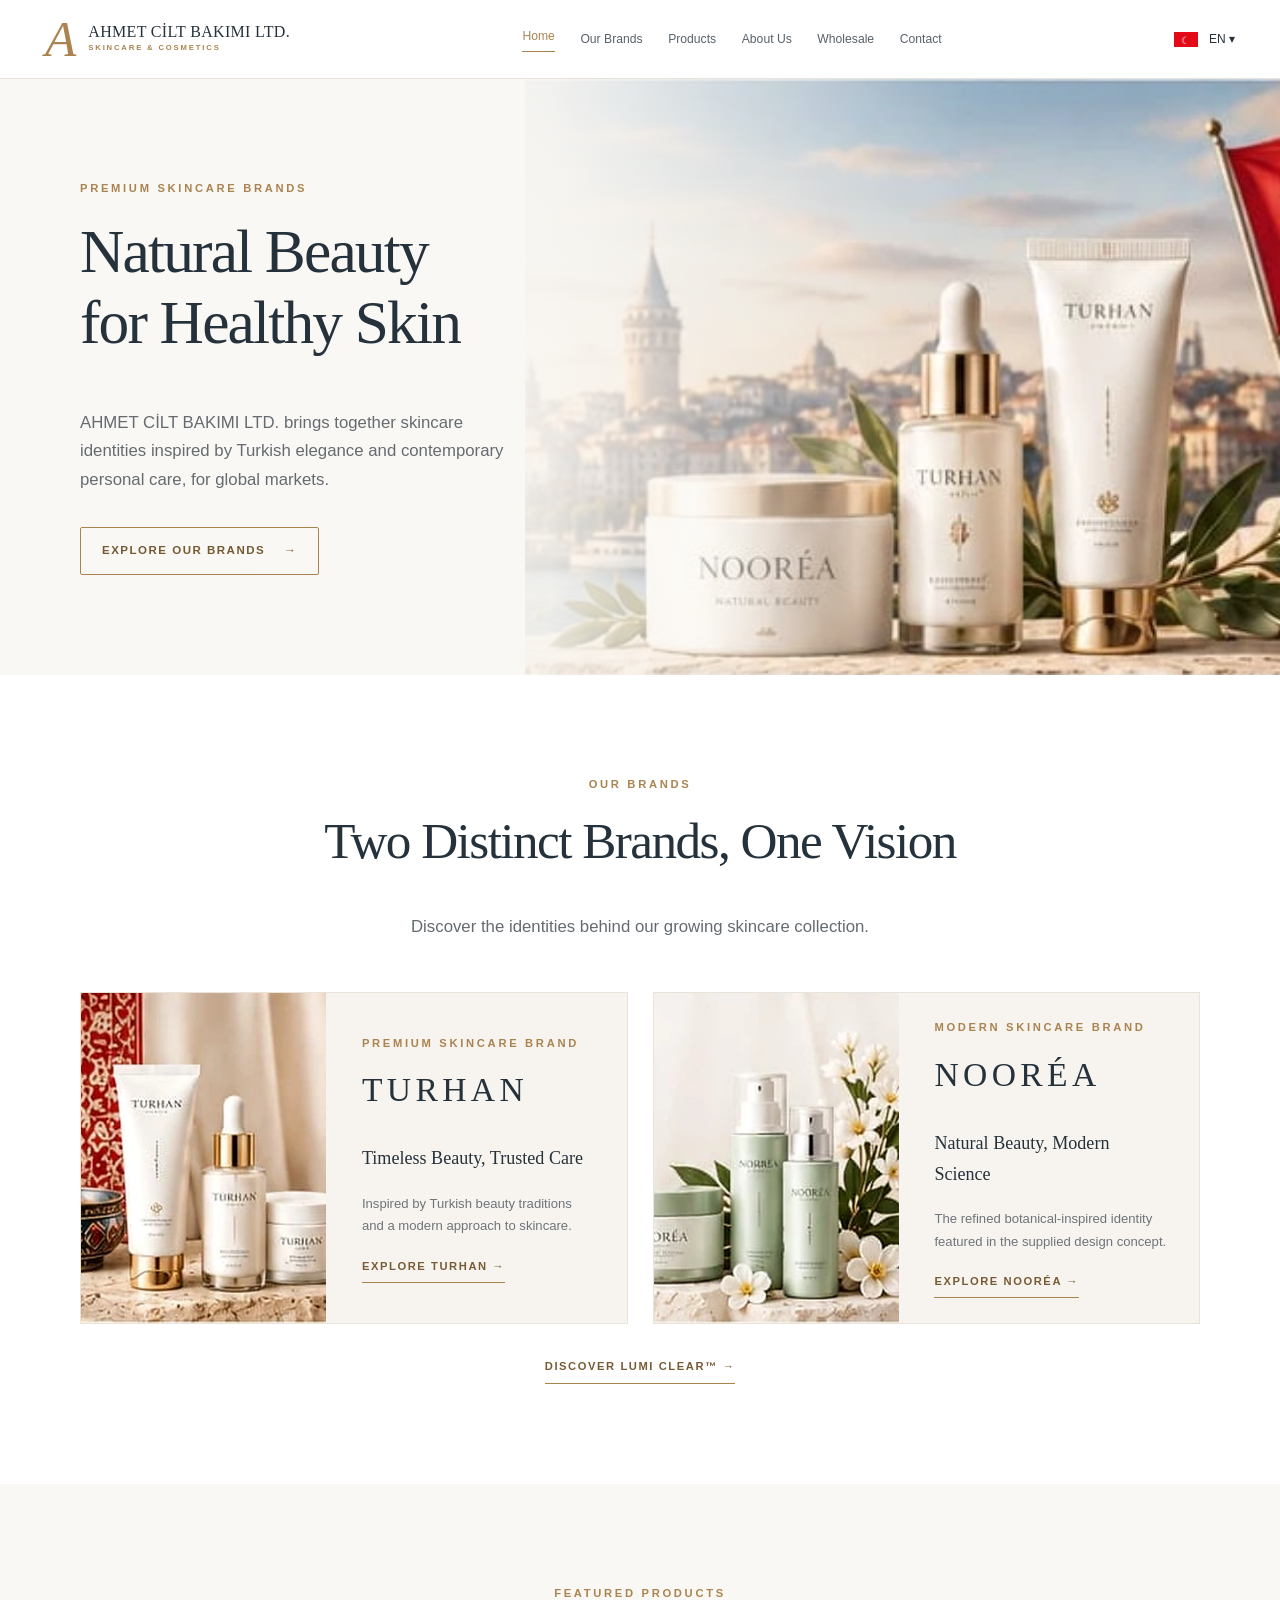
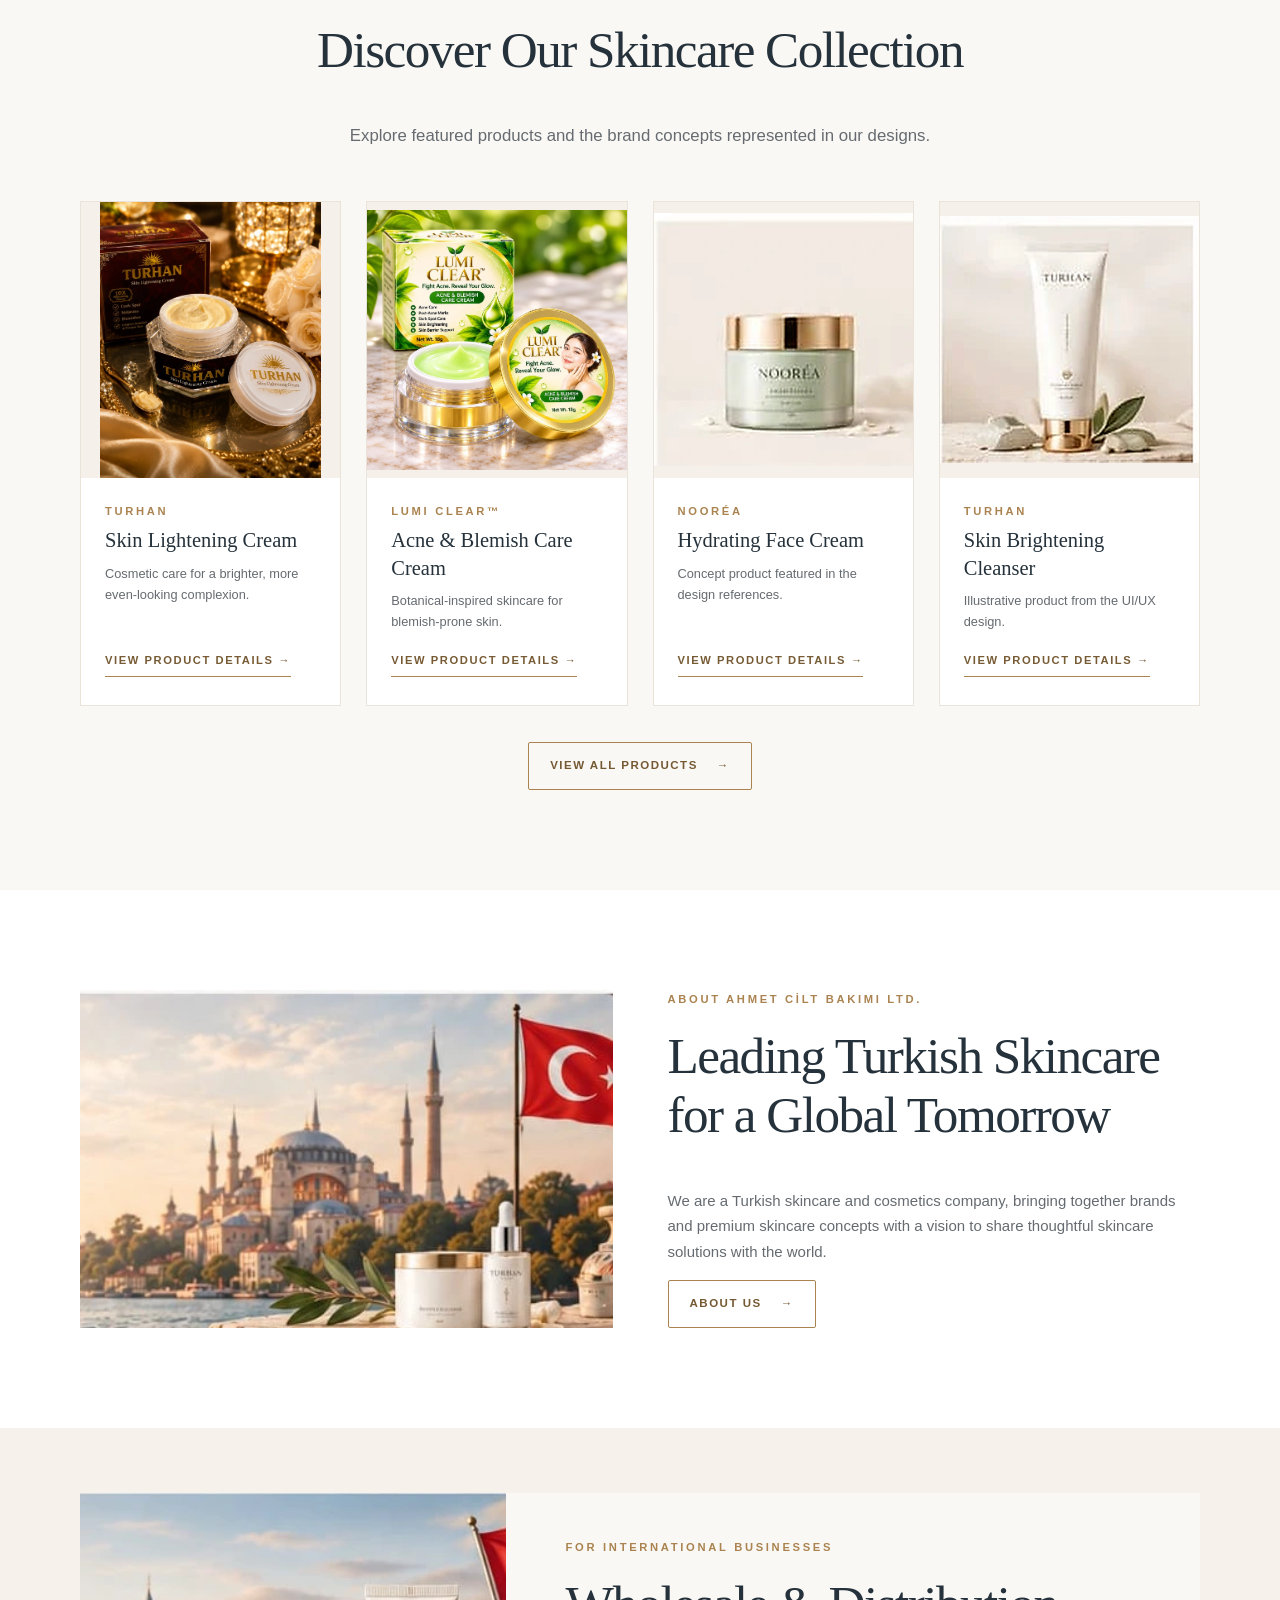
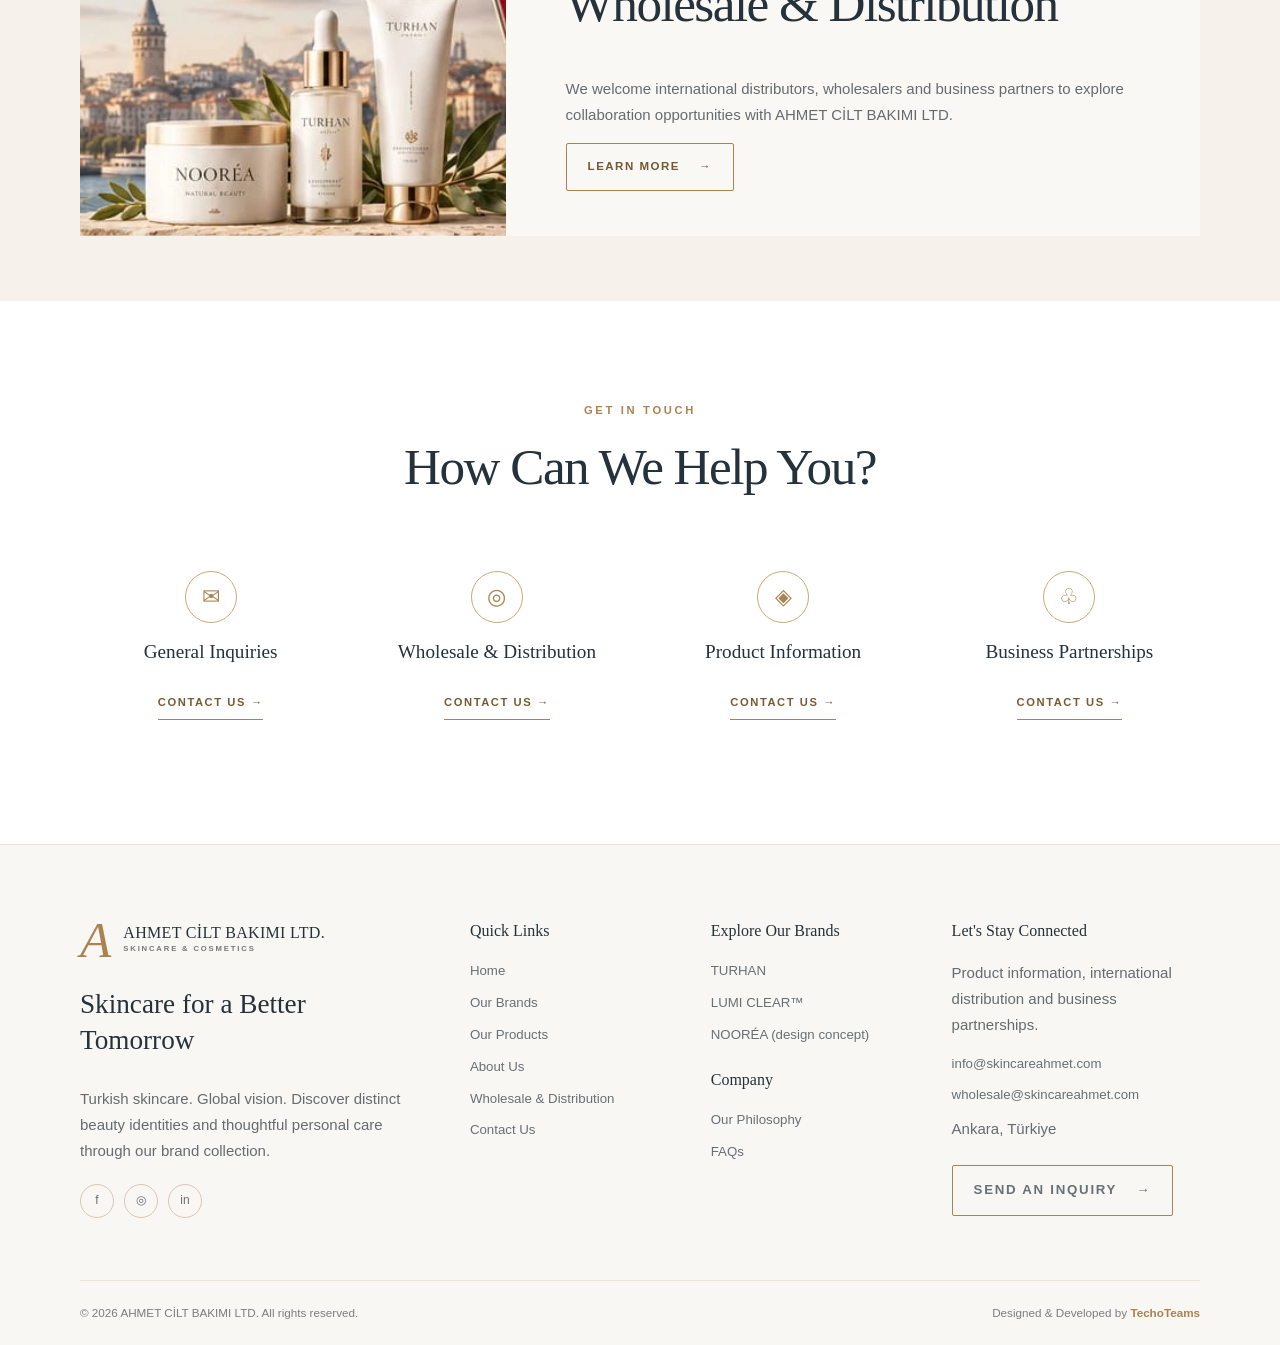
<file: index.html>
<!doctype html><html lang="en"><head><meta charset="utf-8"><escape><!-- Trigger Vercel deployment --></escape><meta name="viewport" content="width=device-width, initial-scale=1"><title>Natural Beauty for Healthy Skin | AHMET CİLT BAKIMI LTD.</title><meta name="description" content="Natural Beauty for Healthy Skin - skincare brands and products from Ahmet Cilt Bakimi LTD, Ankara, Türkiye."><link rel="stylesheet" href="assets/css/style.css"><link rel="icon" href="assets/img/favicon.svg" type="image/svg+xml"></head><body class=""><header class="site-header"><div class="nav-inner"><a class="brand-logo" href="index.html" aria-label="Ahmet Cilt Bakimi homepage"><span class="brand-monogram">A</span><span class="brand-text">AHMET CİLT BAKIMI LTD.<small>SKINCARE & COSMETICS</small></span></a><nav class="nav-links" id="main-nav" aria-label="Main navigation"><a class="active" href="index.html">Home</a><a class="" href="brands.html">Our Brands</a><a class="" href="products.html">Products</a><a class="" href="about.html">About Us</a><a class="" href="wholesale.html">Wholesale</a><a class="" href="contact.html">Contact</a></nav><div class="nav-side"><span class="flag" title="Türkiye">☾</span><span class="lang">EN ▾</span></div><button class="menu-toggle" type="button" aria-controls="main-nav" aria-expanded="false" aria-label="Toggle menu">☰</button></div></header><main id="main-content"><section class="hero "><img src="assets/img/istanbul-hero.webp" alt="Istanbul skyline and Turkish skincare brand presentation" class="hero-photo" loading="eager"><div class="wrap" style="width:100%"><div class="copy fade-up"><div class="eyebrow">PREMIUM SKINCARE BRANDS</div><h1>Natural Beauty<br>for Healthy Skin</h1><p class="lead">AHMET CİLT BAKIMI LTD. brings together skincare identities inspired by Turkish elegance and contemporary personal care, for global markets.</p><a class="btn " href="brands.html">Explore Our Brands <span aria-hidden="true">→</span></a></div></div></section><section class="section"><div class="wrap"><div class="center page-intro fade-up"><div class="eyebrow">OUR BRANDS</div><h2>Two Distinct Brands, One Vision</h2><p class="lead">Discover the identities behind our growing skincare collection.</p></div><div class="grid two"><article class="brand-card fade-up"><img src="assets/img/brand-turhan.webp" alt="TURHAN skincare line" loading="lazy" ><div class="copy"><div class="eyebrow">Premium Skincare Brand</div><h3>TURHAN</h3><p>Timeless Beauty, Trusted Care</p><p class="desc">Inspired by Turkish beauty traditions and a modern approach to skincare.</p><a class="text-link" href="turhan.html">Explore TURHAN →</a></div></article><article class="brand-card fade-up"><img src="assets/img/brand-noorea.webp" alt="NOORÉA brand visual from supplied concept design" loading="lazy" ><div class="copy"><div class="eyebrow">Modern Skincare Brand</div><h3>NOORÉA</h3><p>Natural Beauty, Modern Science</p><p class="desc">The refined botanical-inspired identity featured in the supplied design concept.</p><a class="text-link" href="brands.html#noorea">Explore NOORÉA →</a></div></article></div><div class="center" style="margin-top:28px"><a class="text-link" href="lumi-clear.html">Discover LUMI CLEAR™ →</a></div></div></section><section class="section tone"><div class="wrap"><div class="center page-intro fade-up"><div class="eyebrow">FEATURED PRODUCTS</div><h2>Discover Our Skincare Collection</h2><p class="lead">Explore featured products and the brand concepts represented in our designs.</p></div><div class="grid four"><article class="product-card fade-up" data-product="turhan"><a href="turhan.html" class="product-image"><img src="assets/img/turhan-product.webp" alt="Skin Lightening Cream" loading="lazy" ></a><div class="info"><div class="eyebrow">TURHAN</div><h4><a href="turhan.html">Skin Lightening Cream</a></h4><p>Cosmetic care for a brighter, more even-looking complexion.</p><a class="text-link" href="turhan.html">View Product Details →</a></div></article><article class="product-card fade-up" data-product="lumi"><a href="lumi-clear.html" class="product-image"><img src="assets/img/lumi-hero.webp" alt="Acne &amp; Blemish Care Cream" loading="lazy" ></a><div class="info"><div class="eyebrow">LUMI CLEAR™</div><h4><a href="lumi-clear.html">Acne & Blemish Care Cream</a></h4><p>Botanical-inspired skincare for blemish-prone skin.</p><a class="text-link" href="lumi-clear.html">View Product Details →</a></div></article><article class="product-card fade-up" data-product="noorea"><a href="brands.html#noorea" class="product-image"><img src="assets/img/noorea-jar.webp" alt="Hydrating Face Cream" loading="lazy" ></a><div class="info"><div class="eyebrow">NOORÉA</div><h4><a href="brands.html#noorea">Hydrating Face Cream</a></h4><p>Concept product featured in the design references.</p><a class="text-link" href="brands.html#noorea">View Product Details →</a></div></article><article class="product-card fade-up" data-product="concept"><a href="brands.html#turhan" class="product-image"><img src="assets/img/turhan-tube.webp" alt="Skin Brightening Cleanser" loading="lazy" ></a><div class="info"><div class="eyebrow">TURHAN</div><h4><a href="brands.html#turhan">Skin Brightening Cleanser</a></h4><p>Illustrative product from the UI/UX design.</p><a class="text-link" href="brands.html#turhan">View Product Details →</a></div></article></div><div class="center" style="margin-top:36px"><a class="btn " href="products.html">View All Products <span aria-hidden="true">→</span></a></div></div></section><section class="section"><div class="wrap split"><img src="assets/img/istanbul-about.webp" alt="Architectural heritage in Istanbul" loading="lazy" ><div class="copy fade-up"><div class="eyebrow">ABOUT AHMET CİLT BAKIMI LTD.</div><h2>Leading Turkish Skincare for a Global Tomorrow</h2><p>We are a Turkish skincare and cosmetics company, bringing together brands and premium skincare concepts with a vision to share thoughtful skincare solutions with the world.</p><a class="btn " href="about.html">About Us <span aria-hidden="true">→</span></a></div></div></section><section class="section-sm band"><div class="wrap"><div class="wholesale-strip"><img src="assets/img/istanbul-hero.webp" alt="Turkish flag and city skyline" loading="lazy" ><div class="copy"><div class="eyebrow">FOR INTERNATIONAL BUSINESSES</div><h2>Wholesale &amp; Distribution</h2><p>We welcome international distributors, wholesalers and business partners to explore collaboration opportunities with AHMET CİLT BAKIMI LTD.</p><a class="btn " href="wholesale.html">Learn More <span aria-hidden="true">→</span></a></div></div></div></section><section class="section"><div class="wrap"><div class="center page-intro fade-up"><div class="eyebrow">GET IN TOUCH</div><h2>How Can We Help You?</h2><p class="lead"></p></div><div class="grid four"><div class="feature fade-up"><div class="icon-circle">✉</div><h4>General Inquiries</h4><a class="text-link" href="contact.html">Contact Us →</a></div><div class="feature fade-up"><div class="icon-circle">◎</div><h4>Wholesale & Distribution</h4><a class="text-link" href="contact.html">Contact Us →</a></div><div class="feature fade-up"><div class="icon-circle">◈</div><h4>Product Information</h4><a class="text-link" href="contact.html">Contact Us →</a></div><div class="feature fade-up"><div class="icon-circle">♧</div><h4>Business Partnerships</h4><a class="text-link" href="contact.html">Contact Us →</a></div></div></div></section></main><footer class="foot"><div class="wrap"><div class="footer-main"><div><a href="index.html" class="brand-logo"><span class="brand-monogram">A</span><span class="brand-text">AHMET CİLT BAKIMI LTD.<small>SKINCARE & COSMETICS</small></span></a><p class="footer-tag">Skincare for a Better Tomorrow</p><p>Turkish skincare. Global vision. Discover distinct beauty identities and thoughtful personal care through our brand collection.</p><div class="socials" aria-label="Social links"><a href="https://www.facebook.com/" target="_blank" rel="noopener" aria-label="Facebook (replace with official profile)">f</a><a href="https://www.instagram.com/" target="_blank" rel="noopener" aria-label="Instagram (replace with official profile)">◎</a><a href="https://www.linkedin.com/" target="_blank" rel="noopener" aria-label="LinkedIn (replace with official profile)">in</a></div></div><div><h4>Quick Links</h4><a href="index.html">Home</a><a href="brands.html">Our Brands</a><a href="products.html">Our Products</a><a href="about.html">About Us</a><a href="wholesale.html">Wholesale & Distribution</a><a href="contact.html">Contact Us</a></div><div><h4>Explore Our Brands</h4><a href="turhan.html">TURHAN</a><a href="lumi-clear.html">LUMI CLEAR™</a><a href="brands.html#noorea">NOORÉA (design concept)</a><h4 style="margin-top:22px">Company</h4><a href="about.html#philosophy">Our Philosophy</a><a href="contact.html#faq">FAQs</a></div><div><h4>Let's Stay Connected</h4><p>Product information, international distribution and business partnerships.</p><a href="mailto:info@skincareahmet.com">info@skincareahmet.com</a><a href="mailto:wholesale@skincareahmet.com">wholesale@skincareahmet.com</a><p>Ankara, Türkiye</p><a class="btn " href="contact.html">Send an inquiry <span aria-hidden="true">→</span></a></div></div><div class="footer-bottom"><span>© 2026 AHMET CİLT BAKIMI LTD. All rights reserved.</span><span>Designed &amp; Developed by <strong>TechoTeams</strong></span></div></div></footer><div class="modal" role="dialog" aria-label="Expanded product image" aria-modal="true"><button type="button" aria-label="Close enlarged image">×</button><img alt="Expanded product photograph"></div><script defer src="assets/js/site.js"></script></body></html>
</file>
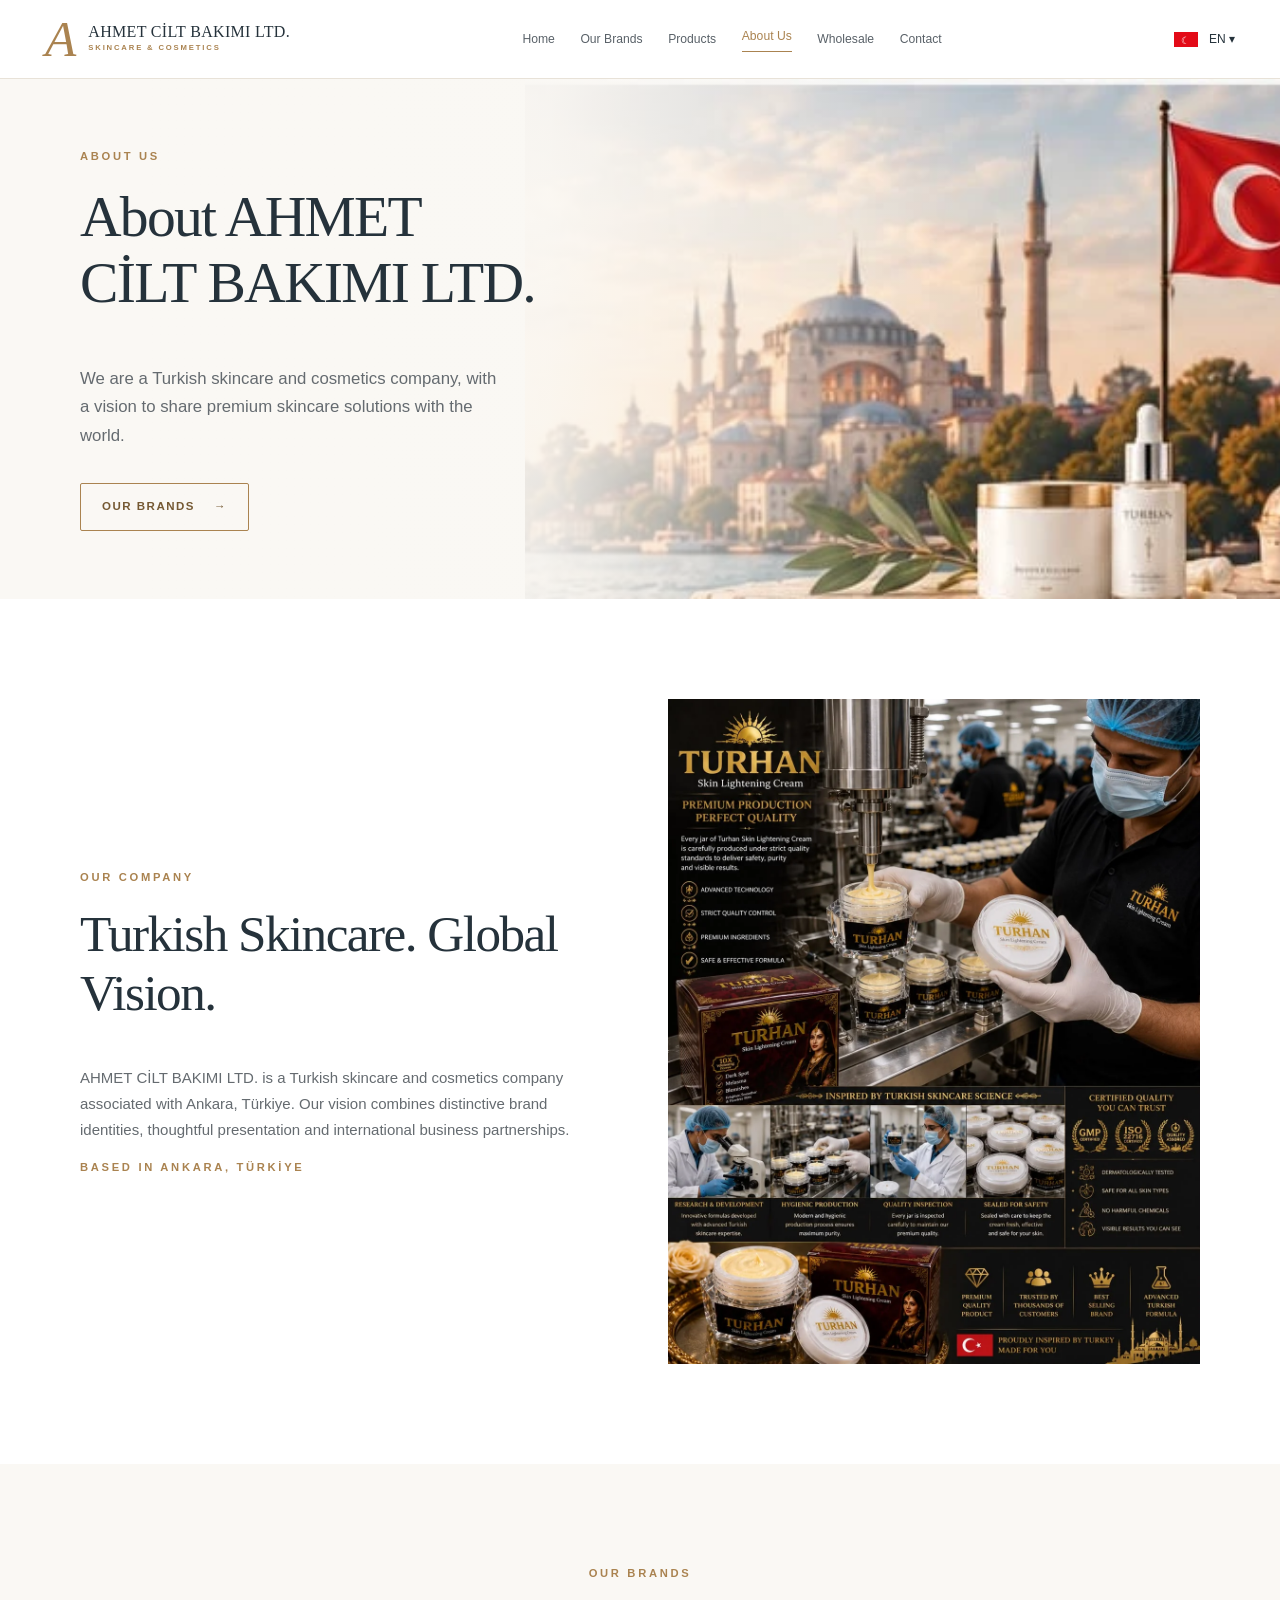
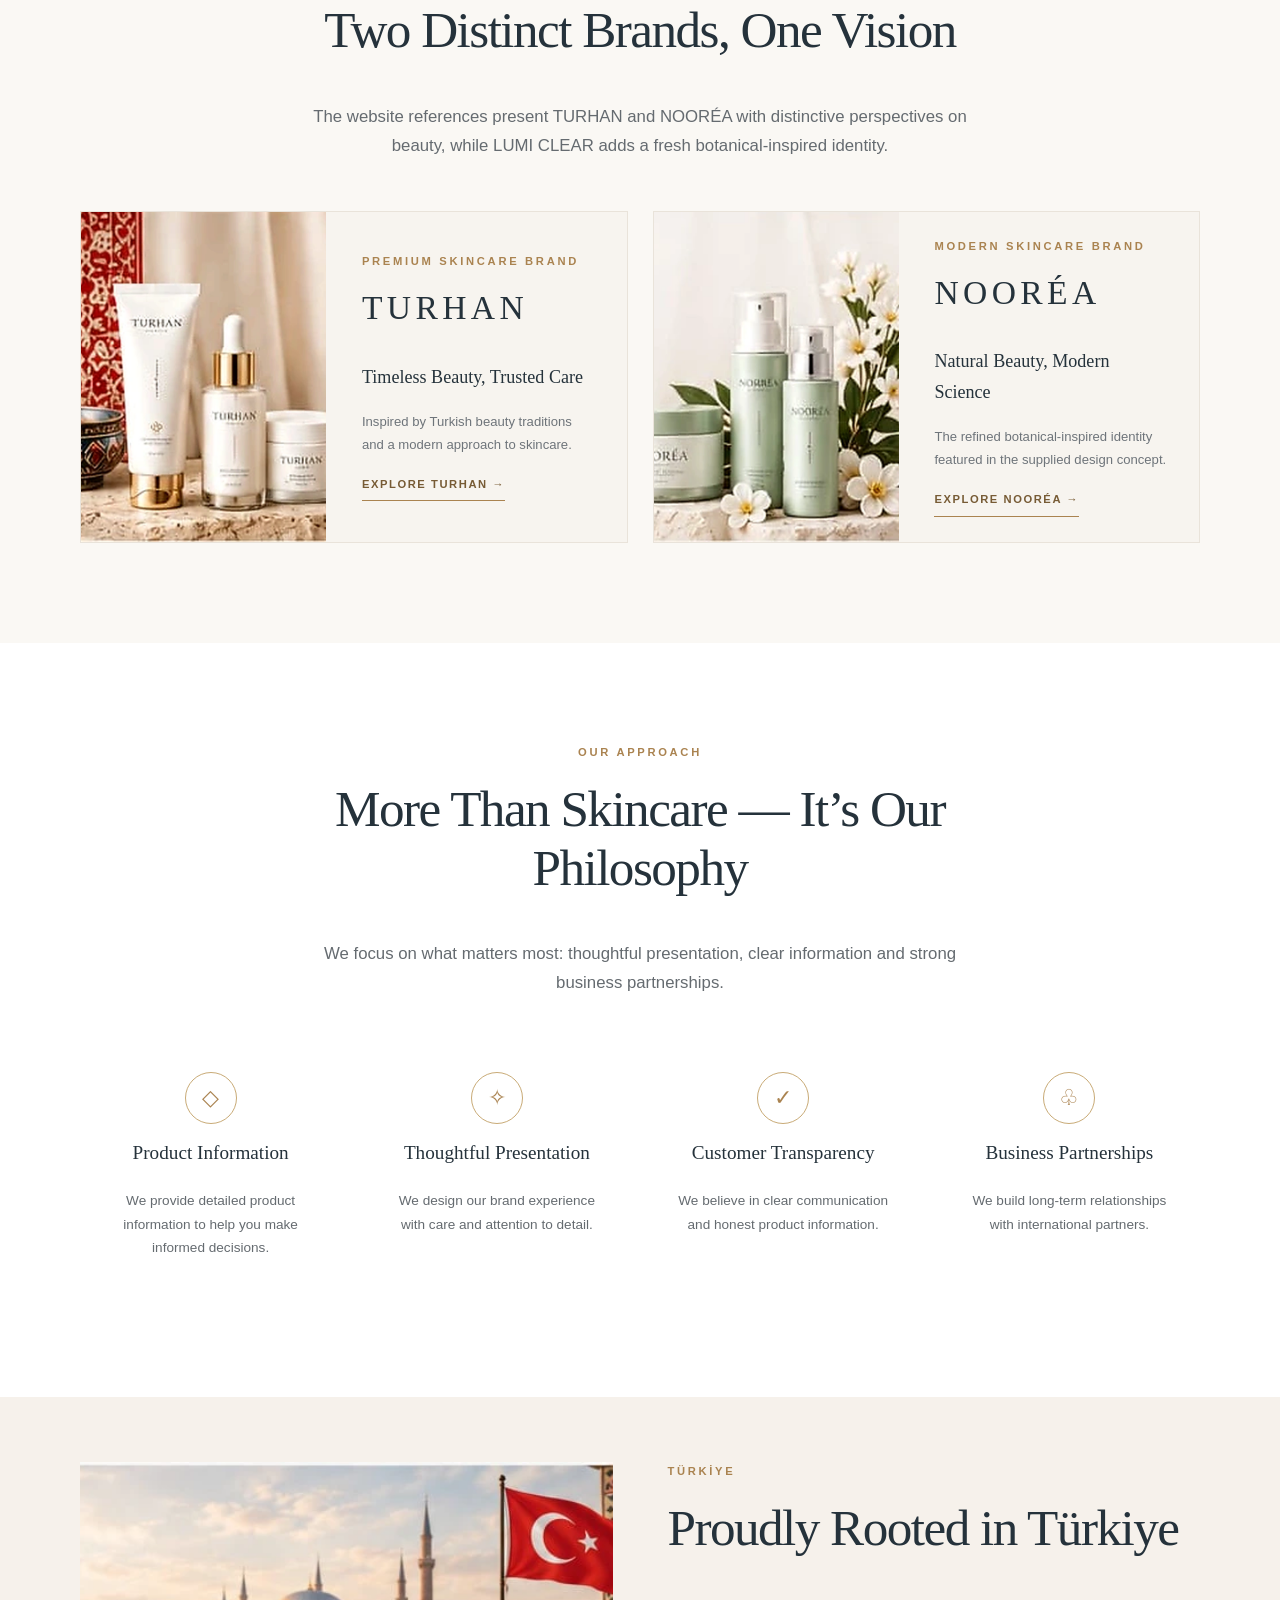
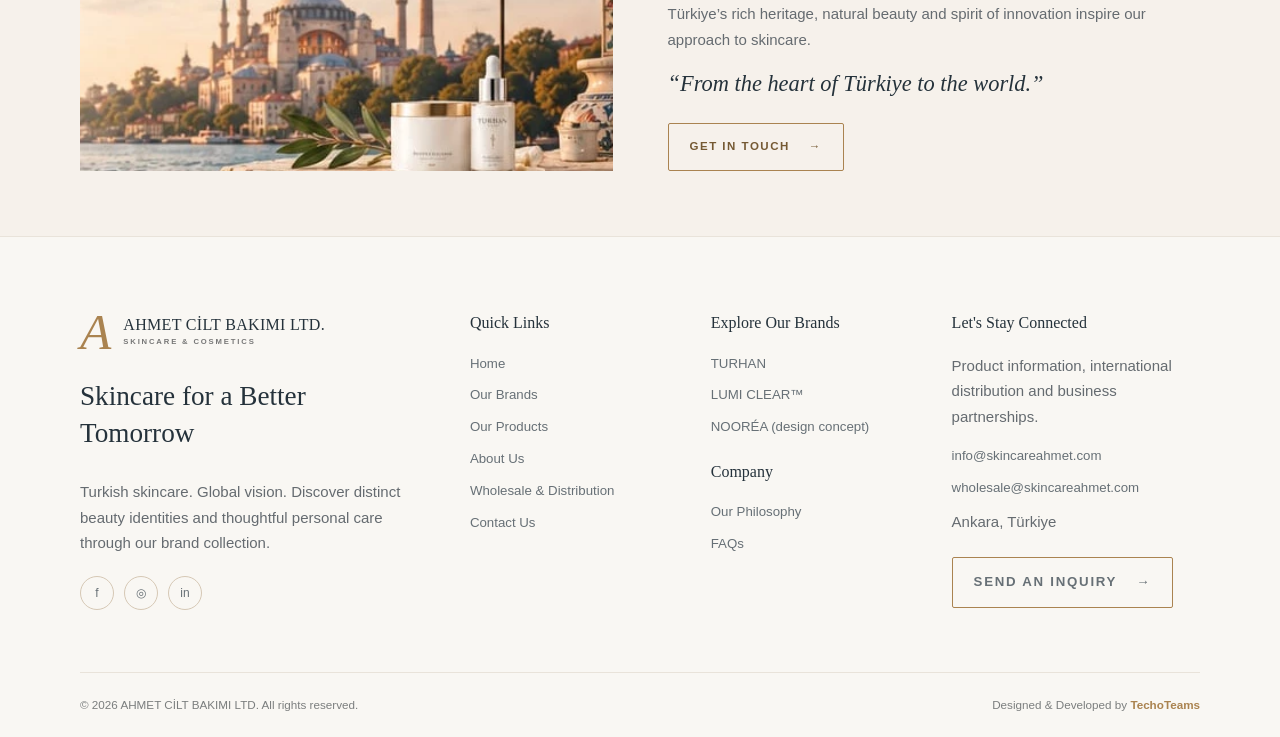
<file: about.html>
<!doctype html><html lang="en"><head><meta charset="utf-8"><meta name="viewport" content="width=device-width, initial-scale=1"><title>About Us | AHMET CİLT BAKIMI LTD.</title><meta name="description" content="About Us - skincare brands and products from Ahmet Cilt Bakimi LTD, Ankara, Türkiye."><link rel="stylesheet" href="assets/css/style.css"><link rel="icon" href="assets/img/favicon.svg" type="image/svg+xml"></head><body class=""><header class="site-header"><div class="nav-inner"><a class="brand-logo" href="index.html" aria-label="Ahmet Cilt Bakimi homepage"><span class="brand-monogram">A</span><span class="brand-text">AHMET CİLT BAKIMI LTD.<small>SKINCARE & COSMETICS</small></span></a><nav class="nav-links" id="main-nav" aria-label="Main navigation"><a class="" href="index.html">Home</a><a class="" href="brands.html">Our Brands</a><a class="" href="products.html">Products</a><a class="active" href="about.html">About Us</a><a class="" href="wholesale.html">Wholesale</a><a class="" href="contact.html">Contact</a></nav><div class="nav-side"><span class="flag" title="Türkiye">☾</span><span class="lang">EN ▾</span></div><button class="menu-toggle" type="button" aria-controls="main-nav" aria-expanded="false" aria-label="Toggle menu">☰</button></div></header><main id="main-content"><section class="hero compact"><img src="assets/img/istanbul-about.webp" alt="Istanbul skyline and Turkish skincare brand presentation" class="hero-photo" loading="eager"><div class="wrap" style="width:100%"><div class="copy fade-up"><div class="eyebrow">ABOUT US</div><h1>About AHMET<br>CİLT BAKIMI LTD.</h1><p class="lead">We are a Turkish skincare and cosmetics company, with a vision to share premium skincare solutions with the world.</p><a class="btn " href="brands.html">Our Brands <span aria-hidden="true">→</span></a></div></div></section><section class="section"><div class="wrap split"><div class="copy fade-up"><div class="eyebrow">OUR COMPANY</div><h2>Turkish Skincare. Global Vision.</h2><p>AHMET CİLT BAKIMI LTD. is a Turkish skincare and cosmetics company associated with Ankara, Türkiye. Our vision combines distinctive brand identities, thoughtful presentation and international business partnerships.</p><p class="eyebrow">BASED IN ANKARA, TÜRKİYE</p></div><img src="assets/img/turhan-production.webp" alt="Skincare-themed manufacturing visual from supplied brand designs" loading="lazy" ></div></section><section class="section tone"><div class="wrap"><div class="center page-intro fade-up"><div class="eyebrow">OUR BRANDS</div><h2>Two Distinct Brands, One Vision</h2><p class="lead">The website references present TURHAN and NOORÉA with distinctive perspectives on beauty, while LUMI CLEAR adds a fresh botanical-inspired identity.</p></div><div class="grid two"><article class="brand-card fade-up"><img src="assets/img/brand-turhan.webp" alt="TURHAN skincare line" loading="lazy" ><div class="copy"><div class="eyebrow">Premium Skincare Brand</div><h3>TURHAN</h3><p>Timeless Beauty, Trusted Care</p><p class="desc">Inspired by Turkish beauty traditions and a modern approach to skincare.</p><a class="text-link" href="turhan.html">Explore TURHAN →</a></div></article><article class="brand-card fade-up"><img src="assets/img/brand-noorea.webp" alt="NOORÉA brand visual from supplied concept design" loading="lazy" ><div class="copy"><div class="eyebrow">Modern Skincare Brand</div><h3>NOORÉA</h3><p>Natural Beauty, Modern Science</p><p class="desc">The refined botanical-inspired identity featured in the supplied design concept.</p><a class="text-link" href="brands.html#noorea">Explore NOORÉA →</a></div></article></div></div></section><section class="section" id="philosophy"><div class="wrap"><div class="center page-intro fade-up"><div class="eyebrow">OUR APPROACH</div><h2>More Than Skincare — It’s Our Philosophy</h2><p class="lead">We focus on what matters most: thoughtful presentation, clear information and strong business partnerships.</p></div><div class="grid four"><div class="feature fade-up"><div class="icon-circle">◇</div><h4>Product Information</h4><p>We provide detailed product information to help you make informed decisions.</p></div><div class="feature fade-up"><div class="icon-circle">✧</div><h4>Thoughtful Presentation</h4><p>We design our brand experience with care and attention to detail.</p></div><div class="feature fade-up"><div class="icon-circle">✓</div><h4>Customer Transparency</h4><p>We believe in clear communication and honest product information.</p></div><div class="feature fade-up"><div class="icon-circle">♧</div><h4>Business Partnerships</h4><p>We build long-term relationships with international partners.</p></div></div></div></section><section class="section band"><div class="wrap split"><img src="assets/img/istanbul-about.webp" alt="View across Istanbul" loading="lazy" ><div class="copy"><div class="eyebrow">TÜRKİYE</div><h2>Proudly Rooted in Türkiye</h2><p>Türkiye’s rich heritage, natural beauty and spirit of innovation inspire our approach to skincare.</p><p class="quote">“From the heart of Türkiye to the world.”</p><a class="btn " href="contact.html">Get in Touch <span aria-hidden="true">→</span></a></div></div></section></main><footer class="foot"><div class="wrap"><div class="footer-main"><div><a href="index.html" class="brand-logo"><span class="brand-monogram">A</span><span class="brand-text">AHMET CİLT BAKIMI LTD.<small>SKINCARE & COSMETICS</small></span></a><p class="footer-tag">Skincare for a Better Tomorrow</p><p>Turkish skincare. Global vision. Discover distinct beauty identities and thoughtful personal care through our brand collection.</p><div class="socials" aria-label="Social links"><a href="https://www.facebook.com/" target="_blank" rel="noopener" aria-label="Facebook (replace with official profile)">f</a><a href="https://www.instagram.com/" target="_blank" rel="noopener" aria-label="Instagram (replace with official profile)">◎</a><a href="https://www.linkedin.com/" target="_blank" rel="noopener" aria-label="LinkedIn (replace with official profile)">in</a></div></div><div><h4>Quick Links</h4><a href="index.html">Home</a><a href="brands.html">Our Brands</a><a href="products.html">Our Products</a><a href="about.html">About Us</a><a href="wholesale.html">Wholesale & Distribution</a><a href="contact.html">Contact Us</a></div><div><h4>Explore Our Brands</h4><a href="turhan.html">TURHAN</a><a href="lumi-clear.html">LUMI CLEAR™</a><a href="brands.html#noorea">NOORÉA (design concept)</a><h4 style="margin-top:22px">Company</h4><a href="about.html#philosophy">Our Philosophy</a><a href="contact.html#faq">FAQs</a></div><div><h4>Let's Stay Connected</h4><p>Product information, international distribution and business partnerships.</p><a href="mailto:info@skincareahmet.com">info@skincareahmet.com</a><a href="mailto:wholesale@skincareahmet.com">wholesale@skincareahmet.com</a><p>Ankara, Türkiye</p><a class="btn " href="contact.html">Send an inquiry <span aria-hidden="true">→</span></a></div></div><div class="footer-bottom"><span>© 2026 AHMET CİLT BAKIMI LTD. All rights reserved.</span><span>Designed &amp; Developed by <strong>TechoTeams</strong></span></div></div></footer><div class="modal" role="dialog" aria-label="Expanded product image" aria-modal="true"><button type="button" aria-label="Close enlarged image">×</button><img alt="Expanded product photograph"></div><script defer src="assets/js/site.js"></script></body></html>
</file>
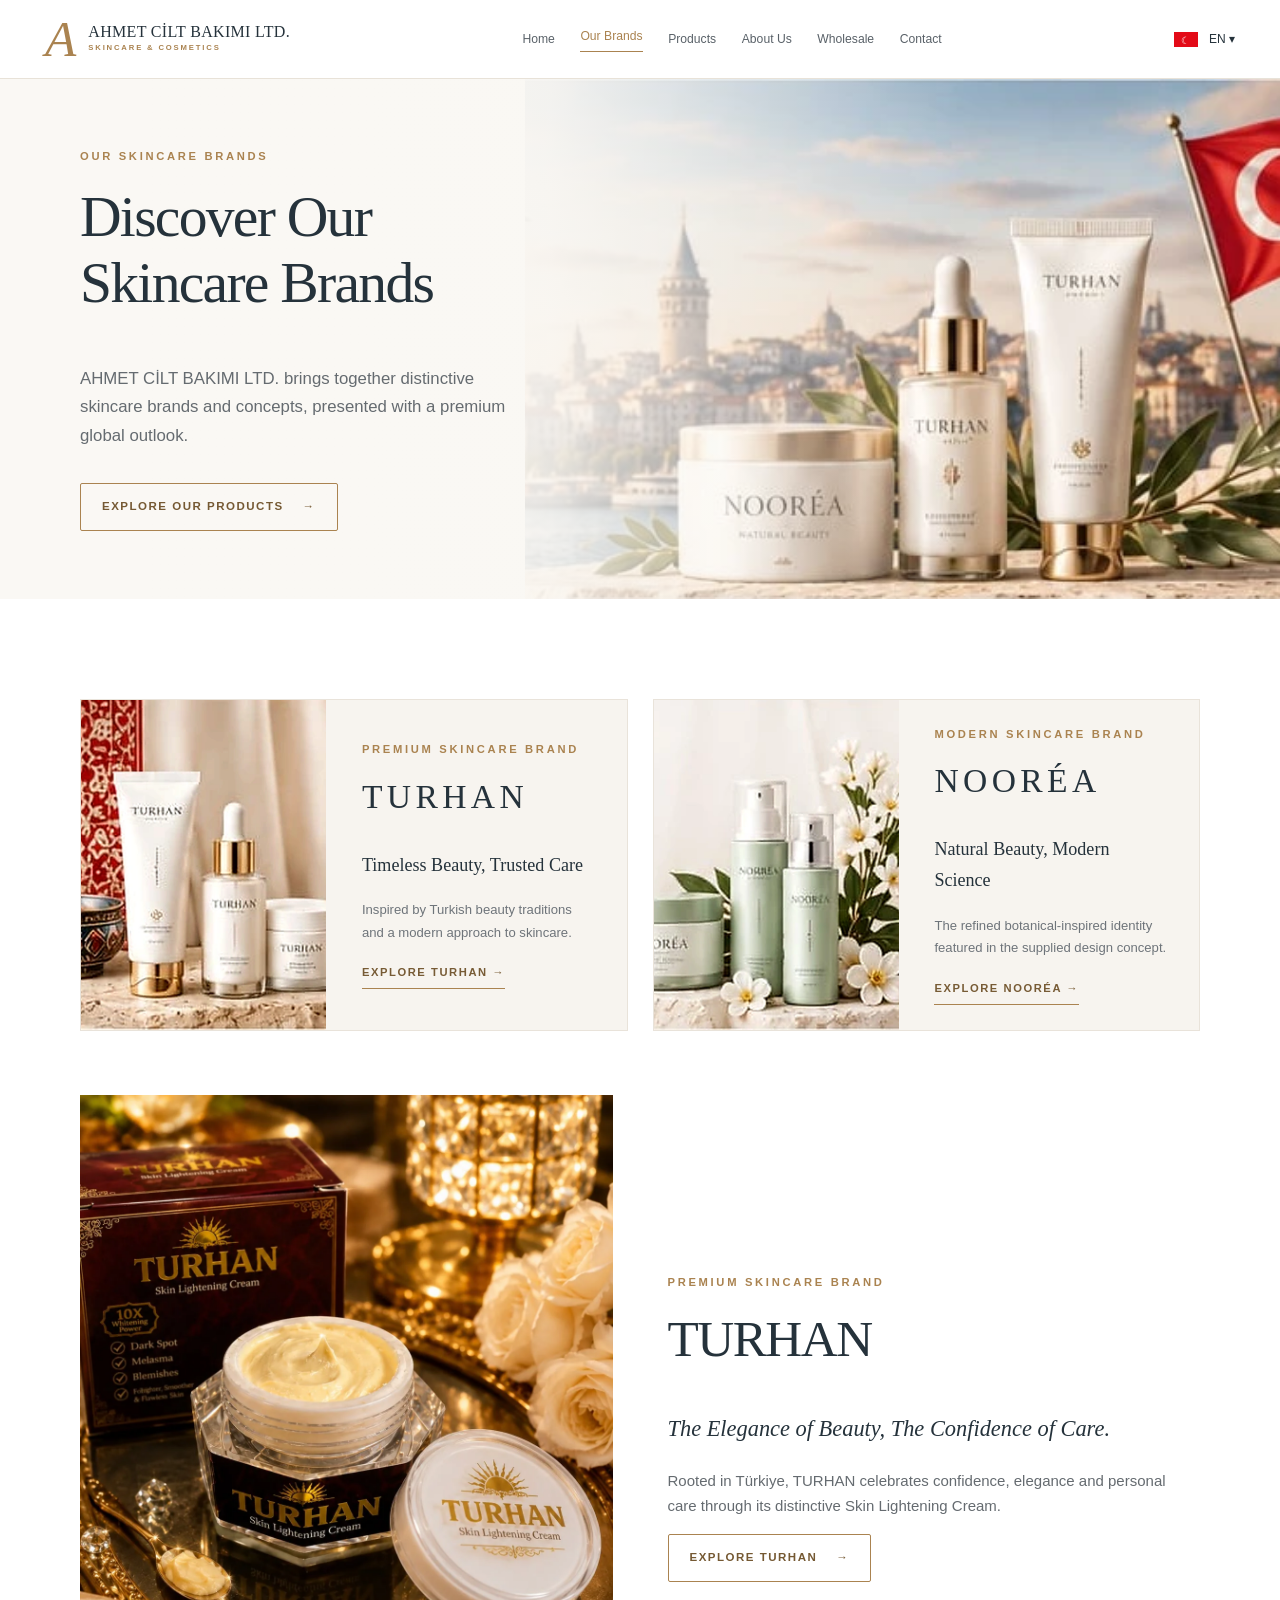
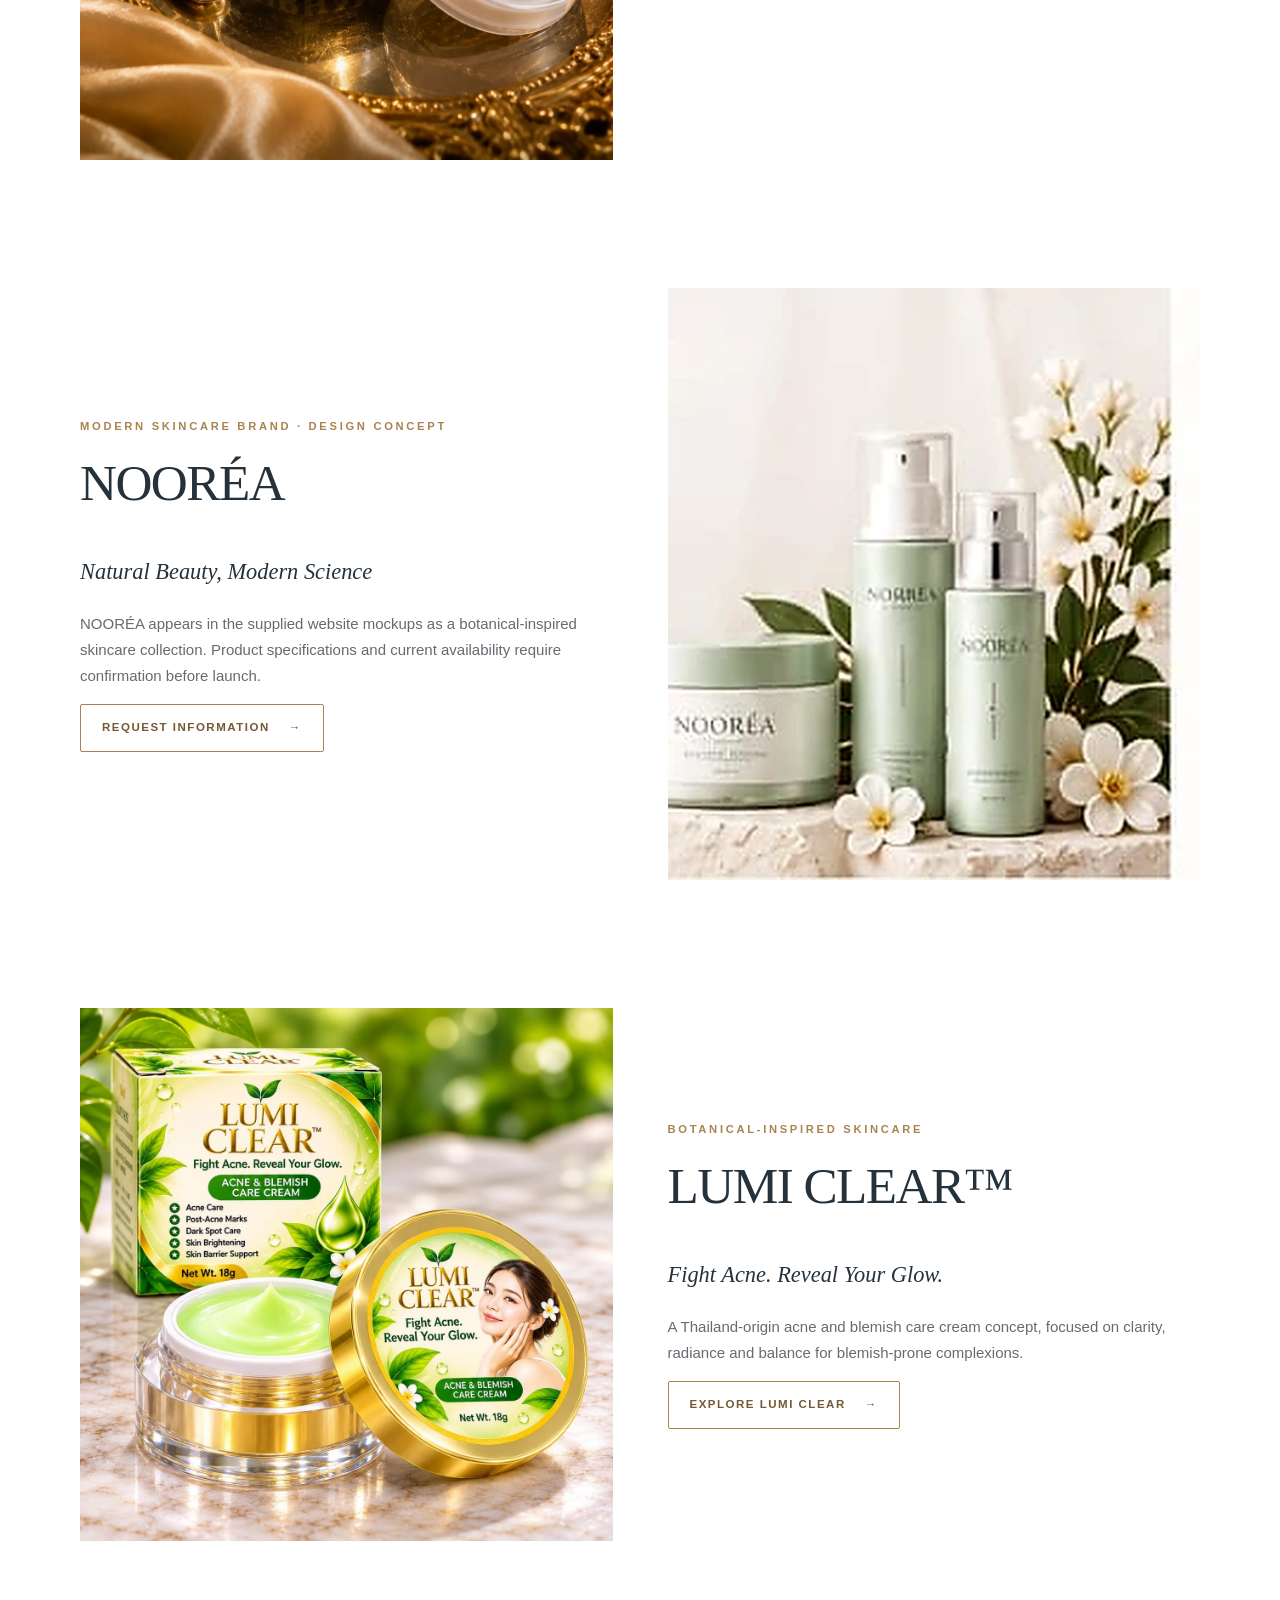
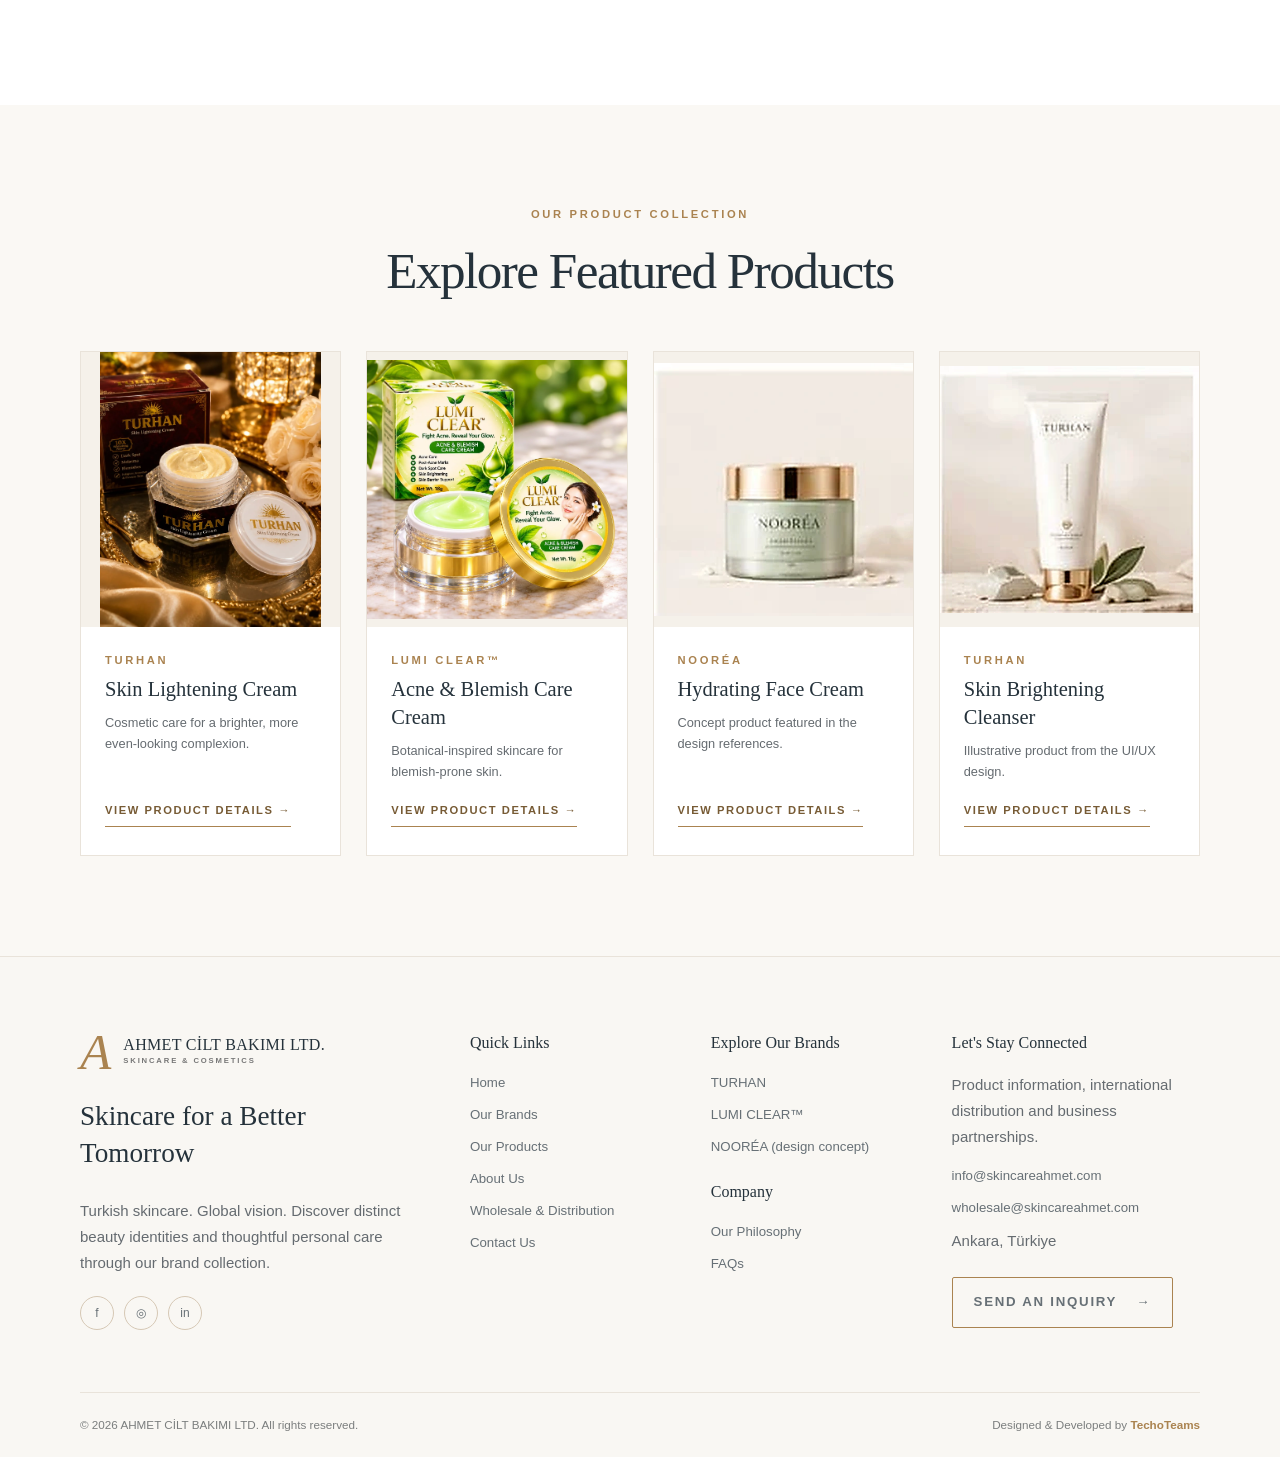
<file: brands.html>
<!doctype html><html lang="en"><head><meta charset="utf-8"><meta name="viewport" content="width=device-width, initial-scale=1"><title>Our Brands | AHMET CİLT BAKIMI LTD.</title><meta name="description" content="Our Brands - skincare brands and products from Ahmet Cilt Bakimi LTD, Ankara, Türkiye."><link rel="stylesheet" href="assets/css/style.css"><link rel="icon" href="assets/img/favicon.svg" type="image/svg+xml"></head><body class=""><header class="site-header"><div class="nav-inner"><a class="brand-logo" href="index.html" aria-label="Ahmet Cilt Bakimi homepage"><span class="brand-monogram">A</span><span class="brand-text">AHMET CİLT BAKIMI LTD.<small>SKINCARE & COSMETICS</small></span></a><nav class="nav-links" id="main-nav" aria-label="Main navigation"><a class="" href="index.html">Home</a><a class="active" href="brands.html">Our Brands</a><a class="" href="products.html">Products</a><a class="" href="about.html">About Us</a><a class="" href="wholesale.html">Wholesale</a><a class="" href="contact.html">Contact</a></nav><div class="nav-side"><span class="flag" title="Türkiye">☾</span><span class="lang">EN ▾</span></div><button class="menu-toggle" type="button" aria-controls="main-nav" aria-expanded="false" aria-label="Toggle menu">☰</button></div></header><main id="main-content"><section class="hero compact"><img src="assets/img/istanbul-hero.webp" alt="Istanbul skyline and Turkish skincare brand presentation" class="hero-photo" loading="eager"><div class="wrap" style="width:100%"><div class="copy fade-up"><div class="eyebrow">OUR SKINCARE BRANDS</div><h1>Discover Our<br>Skincare Brands</h1><p class="lead">AHMET CİLT BAKIMI LTD. brings together distinctive skincare brands and concepts, presented with a premium global outlook.</p><a class="btn " href="products.html">Explore Our Products <span aria-hidden="true">→</span></a></div></div></section><section class="section"><div class="wrap"><div class="grid two"><article class="brand-card fade-up"><img src="assets/img/brand-turhan.webp" alt="TURHAN skincare line" loading="lazy" ><div class="copy"><div class="eyebrow">Premium Skincare Brand</div><h3>TURHAN</h3><p>Timeless Beauty, Trusted Care</p><p class="desc">Inspired by Turkish beauty traditions and a modern approach to skincare.</p><a class="text-link" href="turhan.html">Explore TURHAN →</a></div></article><article class="brand-card fade-up"><img src="assets/img/brand-noorea.webp" alt="NOORÉA brand visual from supplied concept design" loading="lazy" ><div class="copy"><div class="eyebrow">Modern Skincare Brand</div><h3>NOORÉA</h3><p>Natural Beauty, Modern Science</p><p class="desc">The refined botanical-inspired identity featured in the supplied design concept.</p><a class="text-link" href="brands.html#noorea">Explore NOORÉA →</a></div></article></div><div id="turhan" class="split section-sm"><img src="assets/img/turhan-product.webp" alt="TURHAN actual cream reference" loading="lazy" ><div class="copy"><div class="eyebrow">PREMIUM SKINCARE BRAND</div><h2>TURHAN</h2><p class="quote">The Elegance of Beauty, The Confidence of Care.</p><p>Rooted in Türkiye, TURHAN celebrates confidence, elegance and personal care through its distinctive Skin Lightening Cream.</p><a class="btn " href="turhan.html">Explore TURHAN <span aria-hidden="true">→</span></a></div></div><div id="noorea" class="split section-sm"> <div class="copy"><div class="eyebrow">MODERN SKINCARE BRAND · DESIGN CONCEPT</div><h2>NOORÉA</h2><p class="quote">Natural Beauty, Modern Science</p><p>NOORÉA appears in the supplied website mockups as a botanical-inspired skincare collection. Product specifications and current availability require confirmation before launch.</p><a class="btn " href="contact.html">Request Information <span aria-hidden="true">→</span></a></div><img src="assets/img/brand-noorea.webp" alt="NOORÉA skincare design concept" loading="lazy" ></div><div class="split section-sm"><img src="assets/img/lumi-hero.webp" alt="LUMI CLEAR cream and product box" loading="lazy" ><div class="copy"><div class="eyebrow">BOTANICAL-INSPIRED SKINCARE</div><h2>LUMI CLEAR™</h2><p class="quote">Fight Acne. Reveal Your Glow.</p><p>A Thailand-origin acne and blemish care cream concept, focused on clarity, radiance and balance for blemish-prone complexions.</p><a class="btn " href="lumi-clear.html">Explore LUMI CLEAR <span aria-hidden="true">→</span></a></div></div></div></section><section class="section tone"><div class="wrap"><div class="center page-intro fade-up"><div class="eyebrow">OUR PRODUCT COLLECTION</div><h2>Explore Featured Products</h2><p class="lead"></p></div><div class="grid four"><article class="product-card fade-up" data-product="turhan"><a href="turhan.html" class="product-image"><img src="assets/img/turhan-product.webp" alt="Skin Lightening Cream" loading="lazy" ></a><div class="info"><div class="eyebrow">TURHAN</div><h4><a href="turhan.html">Skin Lightening Cream</a></h4><p>Cosmetic care for a brighter, more even-looking complexion.</p><a class="text-link" href="turhan.html">View Product Details →</a></div></article><article class="product-card fade-up" data-product="lumi"><a href="lumi-clear.html" class="product-image"><img src="assets/img/lumi-hero.webp" alt="Acne &amp; Blemish Care Cream" loading="lazy" ></a><div class="info"><div class="eyebrow">LUMI CLEAR™</div><h4><a href="lumi-clear.html">Acne & Blemish Care Cream</a></h4><p>Botanical-inspired skincare for blemish-prone skin.</p><a class="text-link" href="lumi-clear.html">View Product Details →</a></div></article><article class="product-card fade-up" data-product="noorea"><a href="brands.html#noorea" class="product-image"><img src="assets/img/noorea-jar.webp" alt="Hydrating Face Cream" loading="lazy" ></a><div class="info"><div class="eyebrow">NOORÉA</div><h4><a href="brands.html#noorea">Hydrating Face Cream</a></h4><p>Concept product featured in the design references.</p><a class="text-link" href="brands.html#noorea">View Product Details →</a></div></article><article class="product-card fade-up" data-product="concept"><a href="brands.html#turhan" class="product-image"><img src="assets/img/turhan-tube.webp" alt="Skin Brightening Cleanser" loading="lazy" ></a><div class="info"><div class="eyebrow">TURHAN</div><h4><a href="brands.html#turhan">Skin Brightening Cleanser</a></h4><p>Illustrative product from the UI/UX design.</p><a class="text-link" href="brands.html#turhan">View Product Details →</a></div></article></div></div></section></main><footer class="foot"><div class="wrap"><div class="footer-main"><div><a href="index.html" class="brand-logo"><span class="brand-monogram">A</span><span class="brand-text">AHMET CİLT BAKIMI LTD.<small>SKINCARE & COSMETICS</small></span></a><p class="footer-tag">Skincare for a Better Tomorrow</p><p>Turkish skincare. Global vision. Discover distinct beauty identities and thoughtful personal care through our brand collection.</p><div class="socials" aria-label="Social links"><a href="https://www.facebook.com/" target="_blank" rel="noopener" aria-label="Facebook (replace with official profile)">f</a><a href="https://www.instagram.com/" target="_blank" rel="noopener" aria-label="Instagram (replace with official profile)">◎</a><a href="https://www.linkedin.com/" target="_blank" rel="noopener" aria-label="LinkedIn (replace with official profile)">in</a></div></div><div><h4>Quick Links</h4><a href="index.html">Home</a><a href="brands.html">Our Brands</a><a href="products.html">Our Products</a><a href="about.html">About Us</a><a href="wholesale.html">Wholesale & Distribution</a><a href="contact.html">Contact Us</a></div><div><h4>Explore Our Brands</h4><a href="turhan.html">TURHAN</a><a href="lumi-clear.html">LUMI CLEAR™</a><a href="brands.html#noorea">NOORÉA (design concept)</a><h4 style="margin-top:22px">Company</h4><a href="about.html#philosophy">Our Philosophy</a><a href="contact.html#faq">FAQs</a></div><div><h4>Let's Stay Connected</h4><p>Product information, international distribution and business partnerships.</p><a href="mailto:info@skincareahmet.com">info@skincareahmet.com</a><a href="mailto:wholesale@skincareahmet.com">wholesale@skincareahmet.com</a><p>Ankara, Türkiye</p><a class="btn " href="contact.html">Send an inquiry <span aria-hidden="true">→</span></a></div></div><div class="footer-bottom"><span>© 2026 AHMET CİLT BAKIMI LTD. All rights reserved.</span><span>Designed &amp; Developed by <strong>TechoTeams</strong></span></div></div></footer><div class="modal" role="dialog" aria-label="Expanded product image" aria-modal="true"><button type="button" aria-label="Close enlarged image">×</button><img alt="Expanded product photograph"></div><script defer src="assets/js/site.js"></script></body></html>
</file>
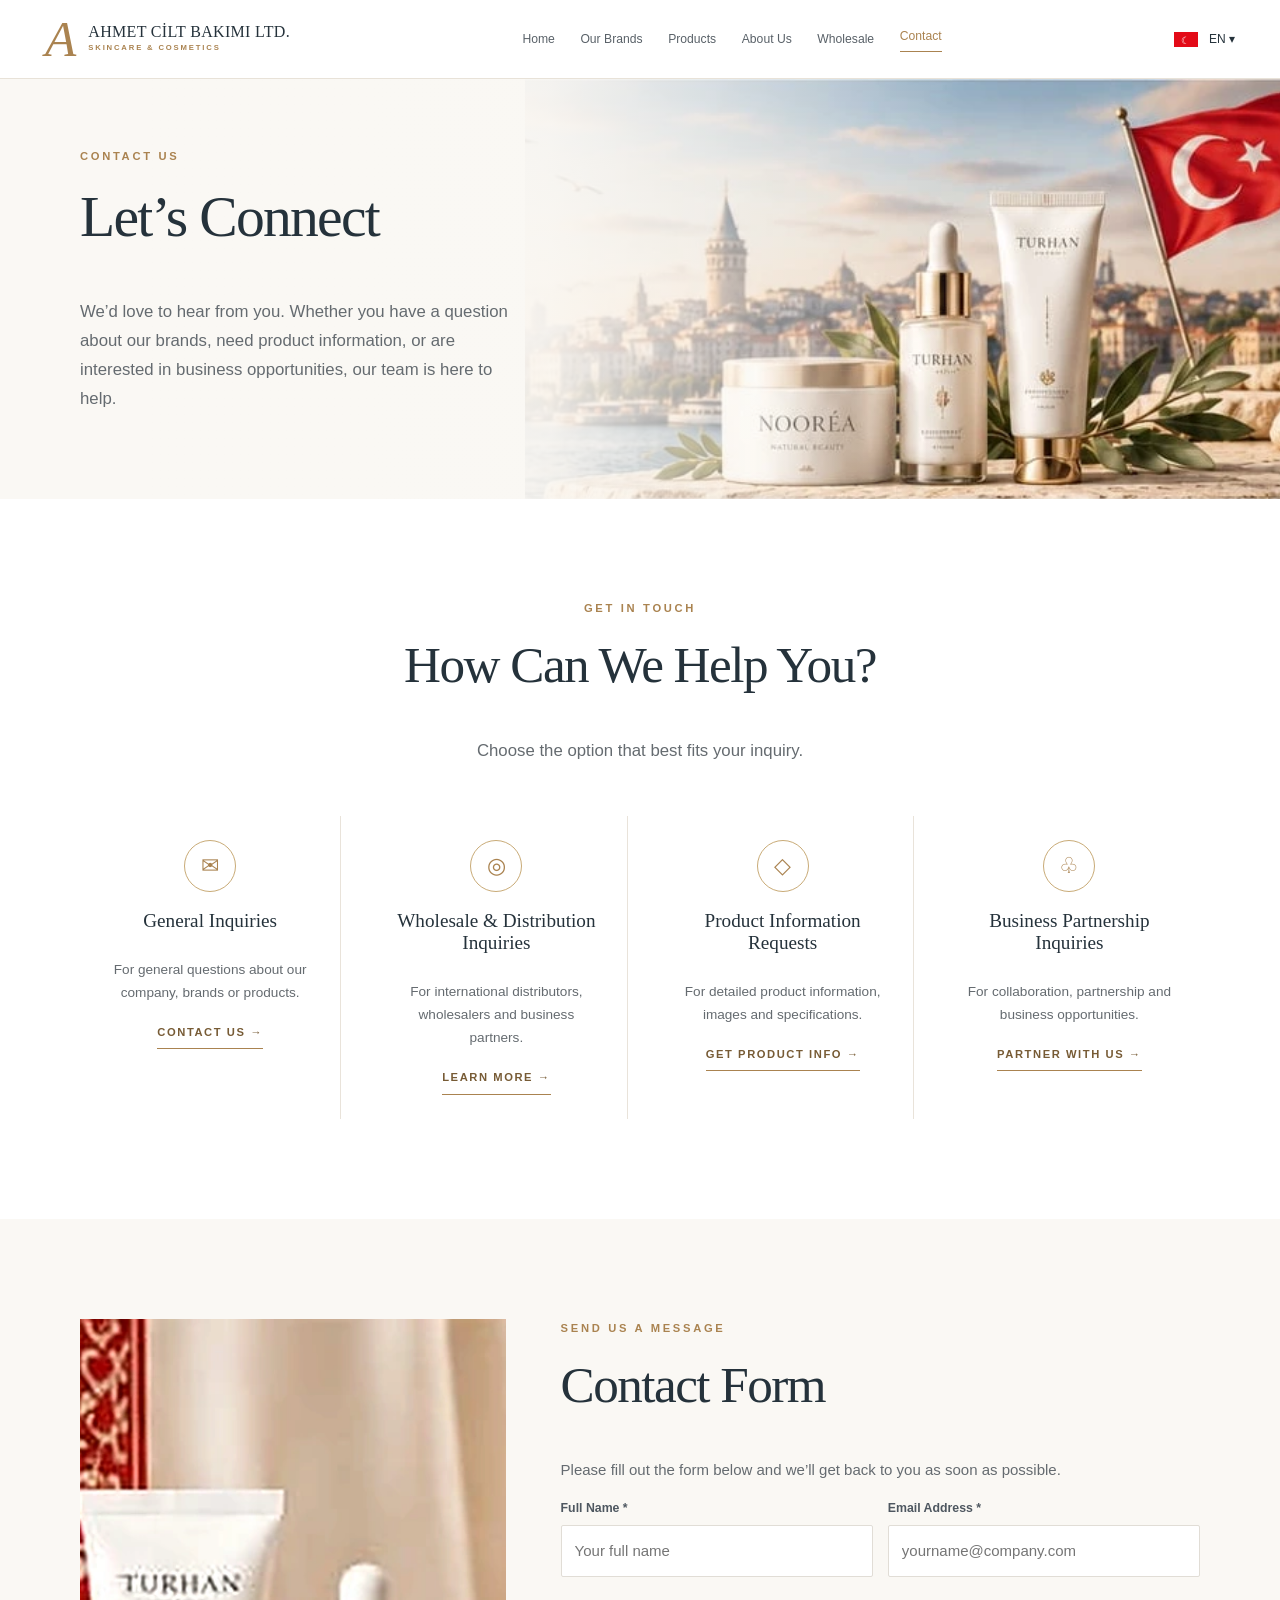
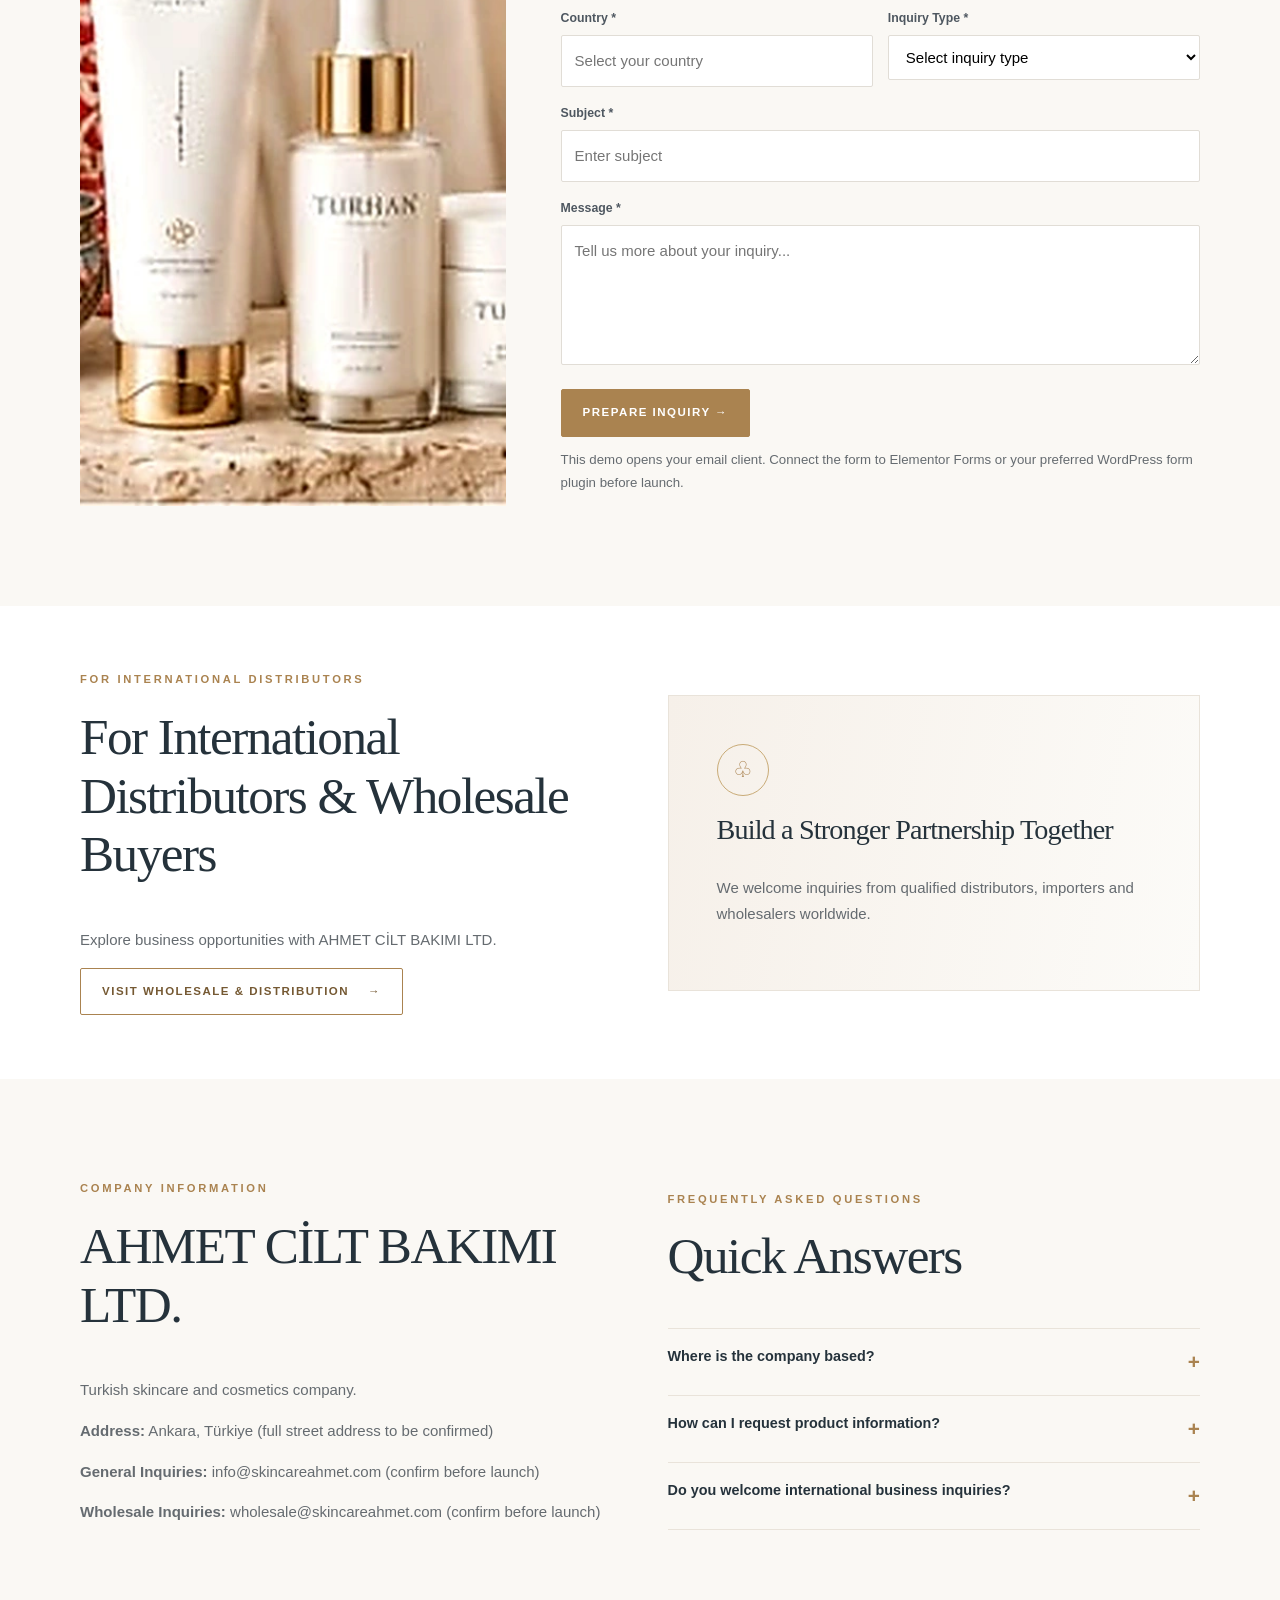
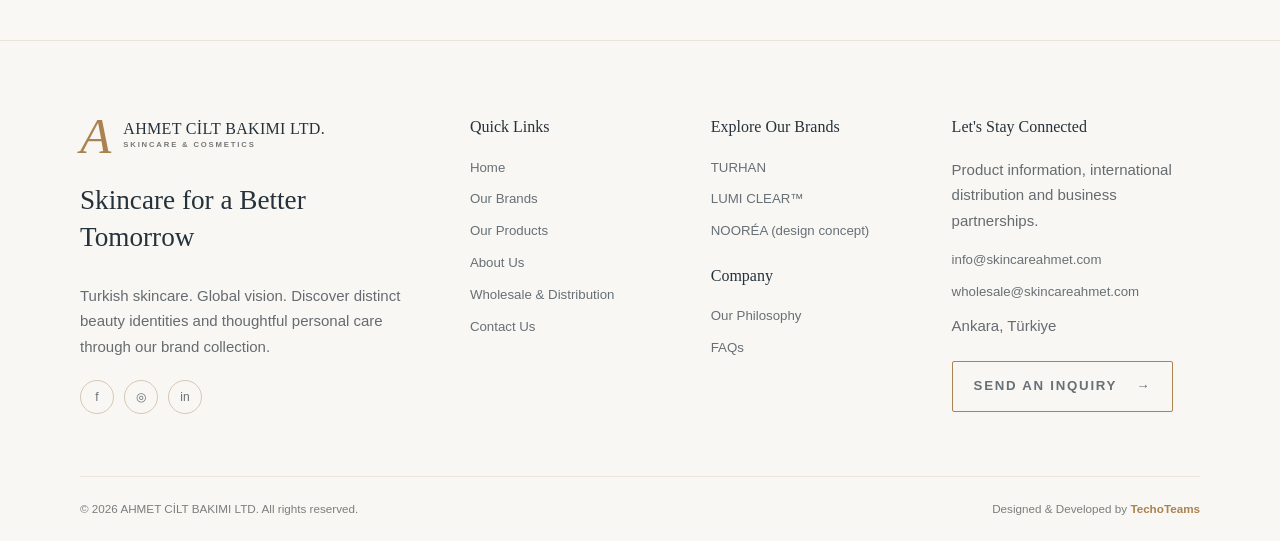
<file: contact.html>
<!doctype html><html lang="en"><head><meta charset="utf-8"><meta name="viewport" content="width=device-width, initial-scale=1"><title>Contact Us | AHMET CİLT BAKIMI LTD.</title><meta name="description" content="Contact Us - skincare brands and products from Ahmet Cilt Bakimi LTD, Ankara, Türkiye."><link rel="stylesheet" href="assets/css/style.css"><link rel="icon" href="assets/img/favicon.svg" type="image/svg+xml"></head><body class=""><header class="site-header"><div class="nav-inner"><a class="brand-logo" href="index.html" aria-label="Ahmet Cilt Bakimi homepage"><span class="brand-monogram">A</span><span class="brand-text">AHMET CİLT BAKIMI LTD.<small>SKINCARE & COSMETICS</small></span></a><nav class="nav-links" id="main-nav" aria-label="Main navigation"><a class="" href="index.html">Home</a><a class="" href="brands.html">Our Brands</a><a class="" href="products.html">Products</a><a class="" href="about.html">About Us</a><a class="" href="wholesale.html">Wholesale</a><a class="active" href="contact.html">Contact</a></nav><div class="nav-side"><span class="flag" title="Türkiye">☾</span><span class="lang">EN ▾</span></div><button class="menu-toggle" type="button" aria-controls="main-nav" aria-expanded="false" aria-label="Toggle menu">☰</button></div></header><main id="main-content"><section class="hero compact"><img src="assets/img/istanbul-hero.webp" alt="Istanbul skyline and Turkish skincare brand presentation" class="hero-photo" loading="eager"><div class="wrap" style="width:100%"><div class="copy fade-up"><div class="eyebrow">CONTACT US</div><h1>Let’s Connect</h1><p class="lead">We’d love to hear from you. Whether you have a question about our brands, need product information, or are interested in business opportunities, our team is here to help.</p></div></div></section><section class="section"><div class="wrap"><div class="center page-intro fade-up"><div class="eyebrow">GET IN TOUCH</div><h2>How Can We Help You?</h2><p class="lead">Choose the option that best fits your inquiry.</p></div><div class="grid four contact-cards"><div class="feature fade-up"><div class="icon-circle">✉</div><h4>General Inquiries</h4><p>For general questions about our company, brands or products.</p><a class="text-link" href="#contact-form">Contact Us →</a></div><div class="feature fade-up"><div class="icon-circle">◎</div><h4>Wholesale & Distribution Inquiries</h4><p>For international distributors, wholesalers and business partners.</p><a class="text-link" href="#contact-form">Learn More →</a></div><div class="feature fade-up"><div class="icon-circle">◇</div><h4>Product Information Requests</h4><p>For detailed product information, images and specifications.</p><a class="text-link" href="#contact-form">Get Product Info →</a></div><div class="feature fade-up"><div class="icon-circle">♧</div><h4>Business Partnership Inquiries</h4><p>For collaboration, partnership and business opportunities.</p><a class="text-link" href="#contact-form">Partner With Us →</a></div></div></div></section><section class="section tone" id="contact-form"><div class="wrap contact-layout"><img src="assets/img/brand-turhan.webp" alt="TURHAN skincare products from design reference" loading="lazy" ><div><div class="eyebrow">SEND US A MESSAGE</div><h2>Contact Form</h2><p>Please fill out the form below and we’ll get back to you as soon as possible.</p><form data-contact-form><div class="form-grid"><div class="form-group"><label for="name">Full Name *</label><input id="name" name="name" placeholder="Your full name" required></div><div class="form-group"><label for="email">Email Address *</label><input id="email" name="email" type="email" placeholder="yourname@company.com" required></div><div class="form-group"><label for="country">Country *</label><input id="country" name="country" placeholder="Select your country" required></div><div class="form-group"><label for="type">Inquiry Type *</label><select id="type" name="type" required><option value="">Select inquiry type</option><option>General inquiry</option><option>Wholesale & Distribution</option><option>Product information</option><option>Business partnership</option></select></div></div><div class="form-group"><label for="subject">Subject *</label><input id="subject" name="subject" placeholder="Enter subject" required></div><div class="form-group"><label for="message">Message *</label><textarea id="message" name="message" placeholder="Tell us more about your inquiry..." required></textarea></div><button type="submit" class="btn solid">Prepare Inquiry →</button><p class="form-status" aria-live="polite">This demo opens your email client. Connect the form to Elementor Forms or your preferred WordPress form plugin before launch.</p></form></div></div></section><section class="section-sm"><div class="wrap split"><div><div class="eyebrow">FOR INTERNATIONAL DISTRIBUTORS</div><h2>For International Distributors &amp; Wholesale Buyers</h2><p>Explore business opportunities with AHMET CİLT BAKIMI LTD.</p><a class="btn " href="wholesale.html">Visit Wholesale & Distribution <span aria-hidden="true">→</span></a></div><div class="callout"><div class="icon-circle">♧</div><h3>Build a Stronger Partnership Together</h3><p>We welcome inquiries from qualified distributors, importers and wholesalers worldwide.</p></div></div></section><section class="section tone" id="faq"><div class="wrap split"><div><div class="eyebrow">COMPANY INFORMATION</div><h2>AHMET CİLT BAKIMI LTD.</h2><p>Turkish skincare and cosmetics company.</p><p><strong>Address:</strong> Ankara, Türkiye (full street address to be confirmed)</p><p><strong>General Inquiries:</strong> info@skincareahmet.com (confirm before launch)</p><p><strong>Wholesale Inquiries:</strong> wholesale@skincareahmet.com (confirm before launch)</p></div><div><div class="eyebrow">FREQUENTLY ASKED QUESTIONS</div><h2>Quick Answers</h2><div class="accordion"><details><summary>Where is the company based?</summary><p>AHMET CİLT BAKIMI LTD. is associated with Ankara, Türkiye.</p></details><details><summary>How can I request product information?</summary><p>Use the contact form and select Product information.</p></details><details><summary>Do you welcome international business inquiries?</summary><p>Yes. You can contact the team about wholesale and distribution opportunities.</p></details></div></div></div></section></main><footer class="foot"><div class="wrap"><div class="footer-main"><div><a href="index.html" class="brand-logo"><span class="brand-monogram">A</span><span class="brand-text">AHMET CİLT BAKIMI LTD.<small>SKINCARE & COSMETICS</small></span></a><p class="footer-tag">Skincare for a Better Tomorrow</p><p>Turkish skincare. Global vision. Discover distinct beauty identities and thoughtful personal care through our brand collection.</p><div class="socials" aria-label="Social links"><a href="https://www.facebook.com/" target="_blank" rel="noopener" aria-label="Facebook (replace with official profile)">f</a><a href="https://www.instagram.com/" target="_blank" rel="noopener" aria-label="Instagram (replace with official profile)">◎</a><a href="https://www.linkedin.com/" target="_blank" rel="noopener" aria-label="LinkedIn (replace with official profile)">in</a></div></div><div><h4>Quick Links</h4><a href="index.html">Home</a><a href="brands.html">Our Brands</a><a href="products.html">Our Products</a><a href="about.html">About Us</a><a href="wholesale.html">Wholesale & Distribution</a><a href="contact.html">Contact Us</a></div><div><h4>Explore Our Brands</h4><a href="turhan.html">TURHAN</a><a href="lumi-clear.html">LUMI CLEAR™</a><a href="brands.html#noorea">NOORÉA (design concept)</a><h4 style="margin-top:22px">Company</h4><a href="about.html#philosophy">Our Philosophy</a><a href="contact.html#faq">FAQs</a></div><div><h4>Let's Stay Connected</h4><p>Product information, international distribution and business partnerships.</p><a href="mailto:info@skincareahmet.com">info@skincareahmet.com</a><a href="mailto:wholesale@skincareahmet.com">wholesale@skincareahmet.com</a><p>Ankara, Türkiye</p><a class="btn " href="contact.html">Send an inquiry <span aria-hidden="true">→</span></a></div></div><div class="footer-bottom"><span>© 2026 AHMET CİLT BAKIMI LTD. All rights reserved.</span><span>Designed &amp; Developed by <strong>TechoTeams</strong></span></div></div></footer><div class="modal" role="dialog" aria-label="Expanded product image" aria-modal="true"><button type="button" aria-label="Close enlarged image">×</button><img alt="Expanded product photograph"></div><script defer src="assets/js/site.js"></script></body></html>
</file>
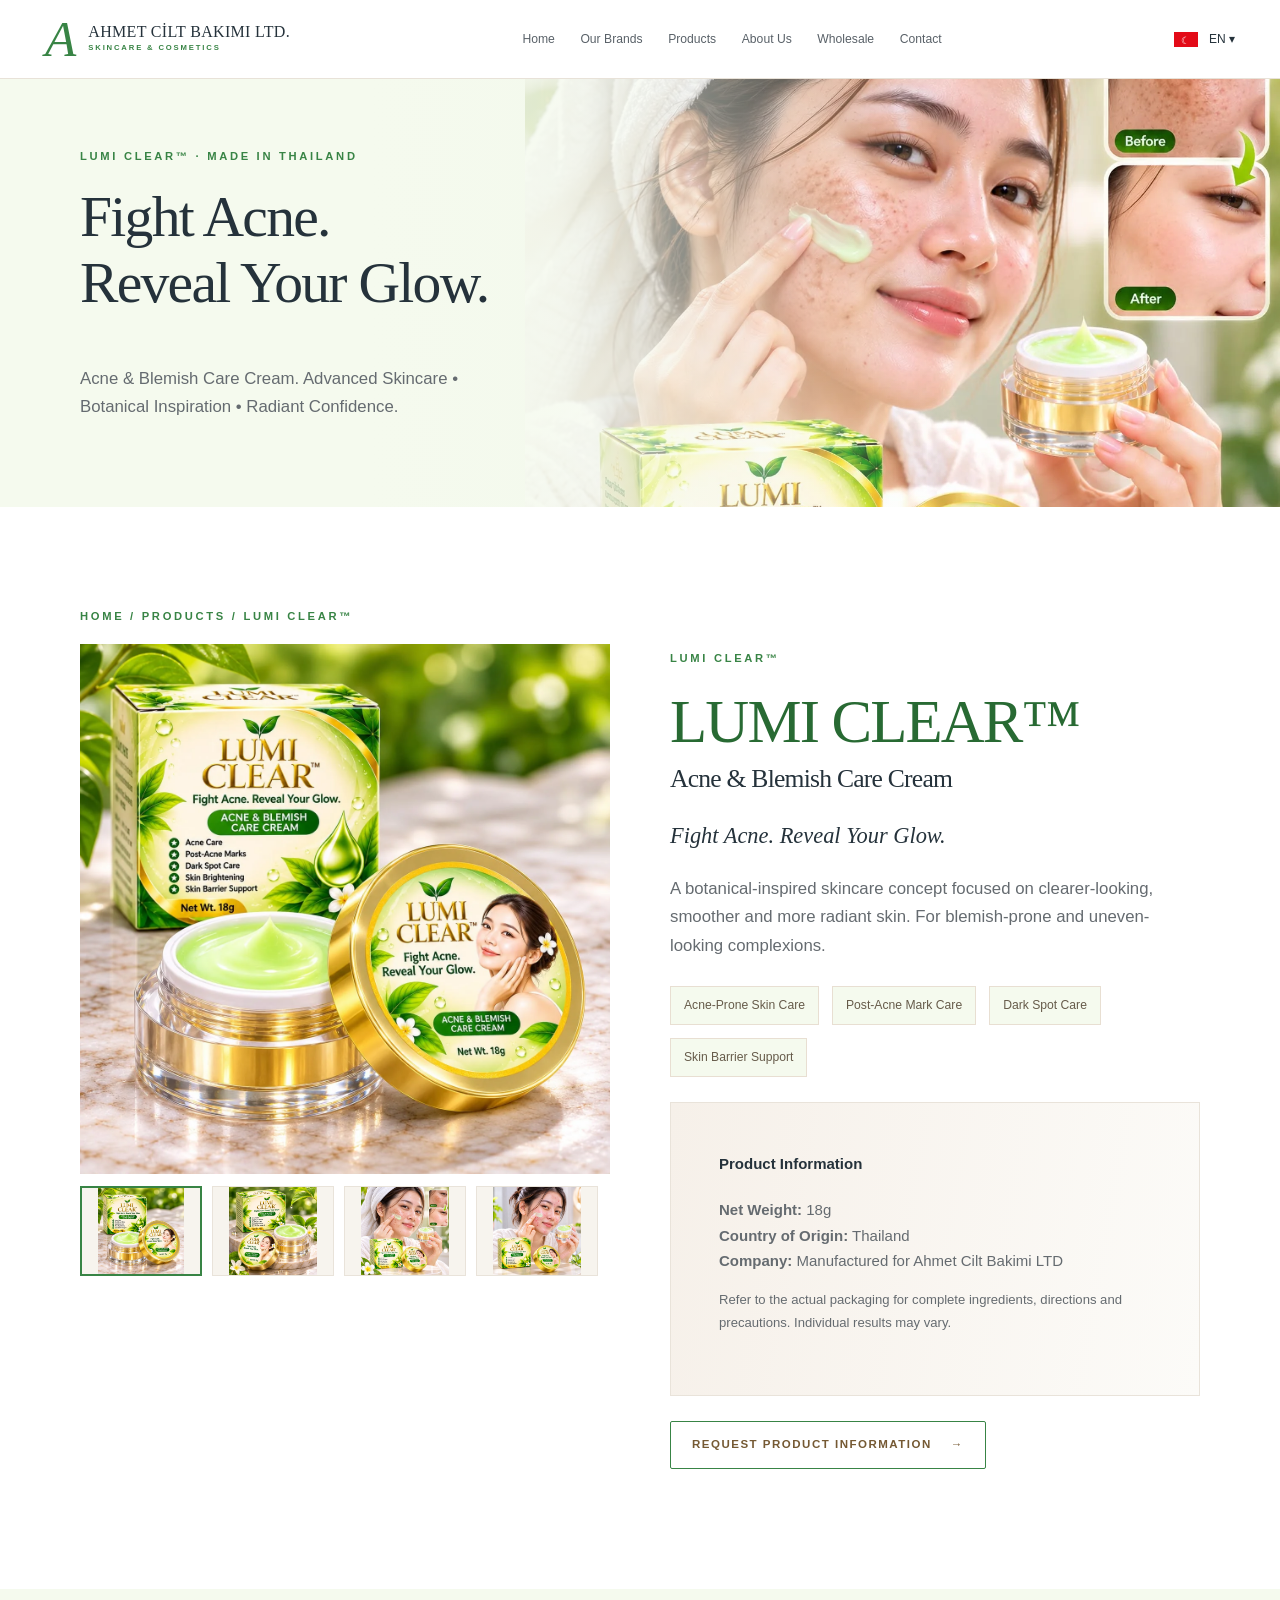
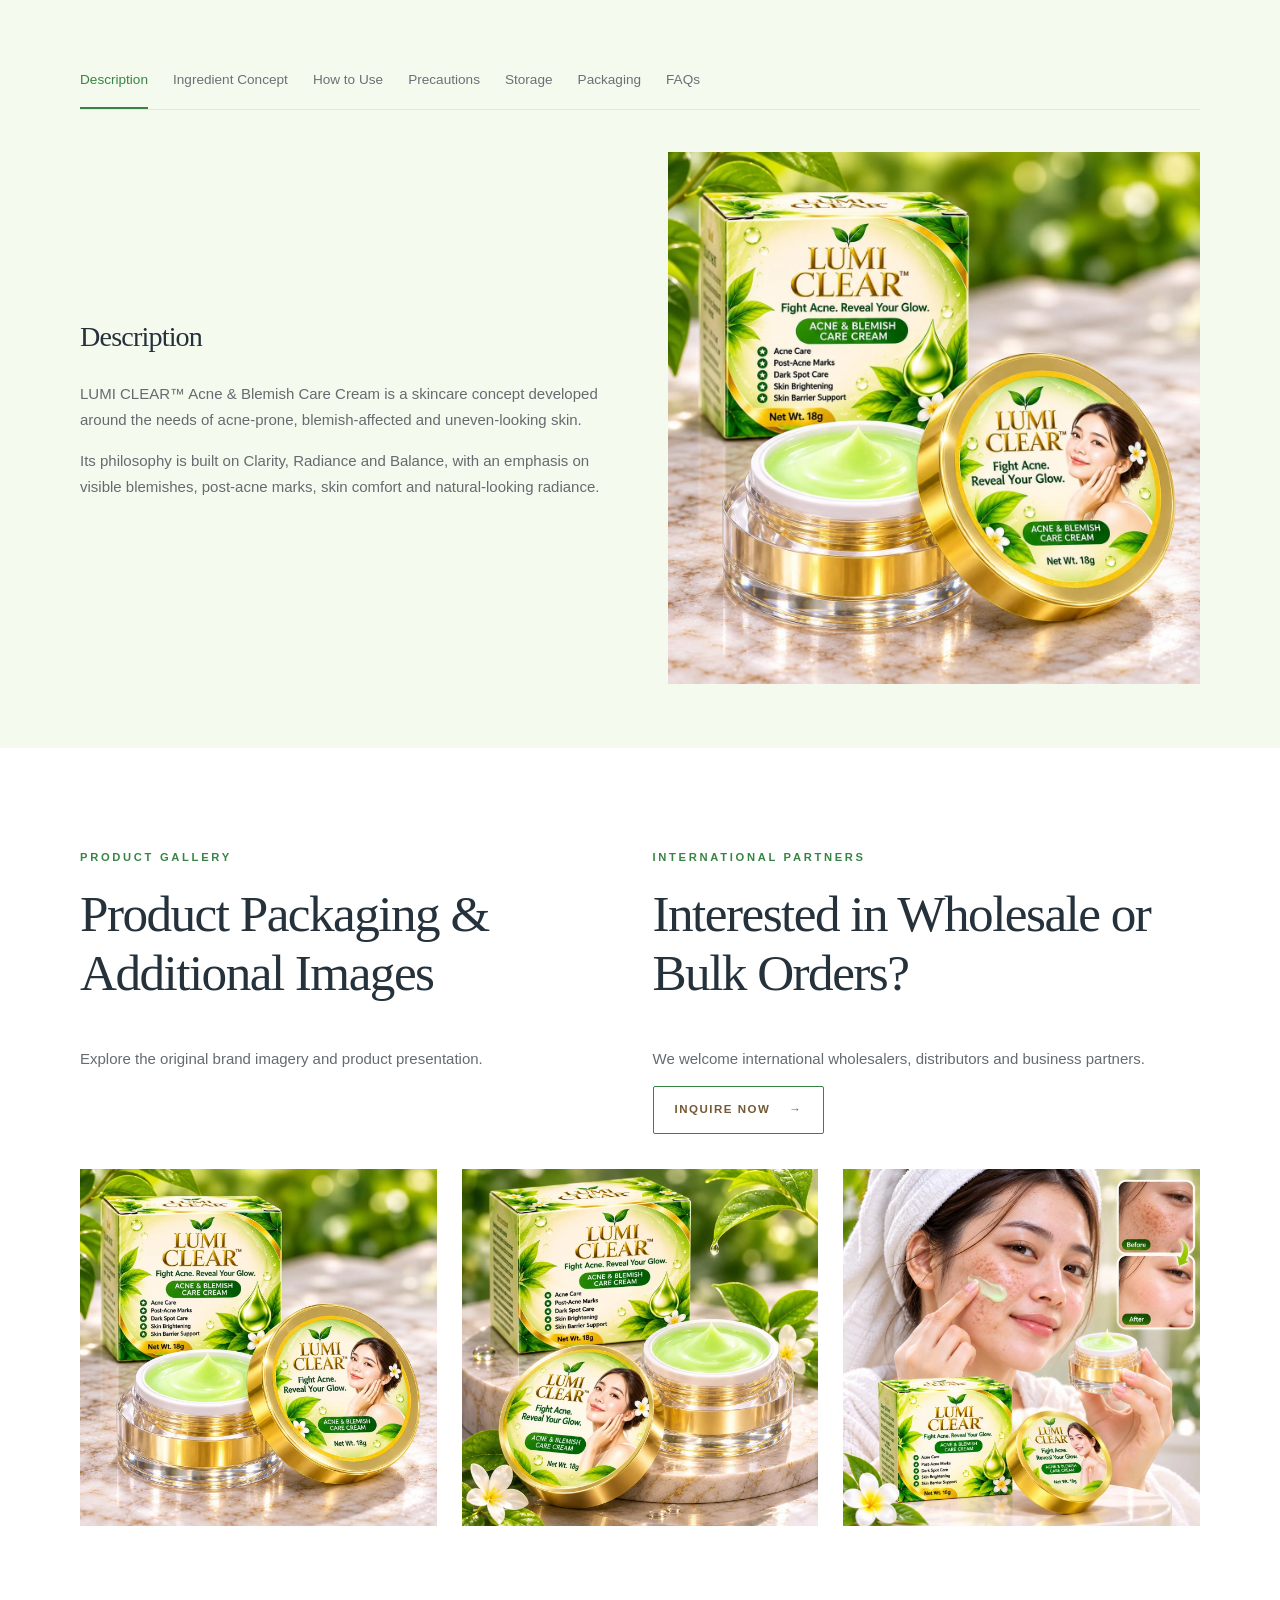
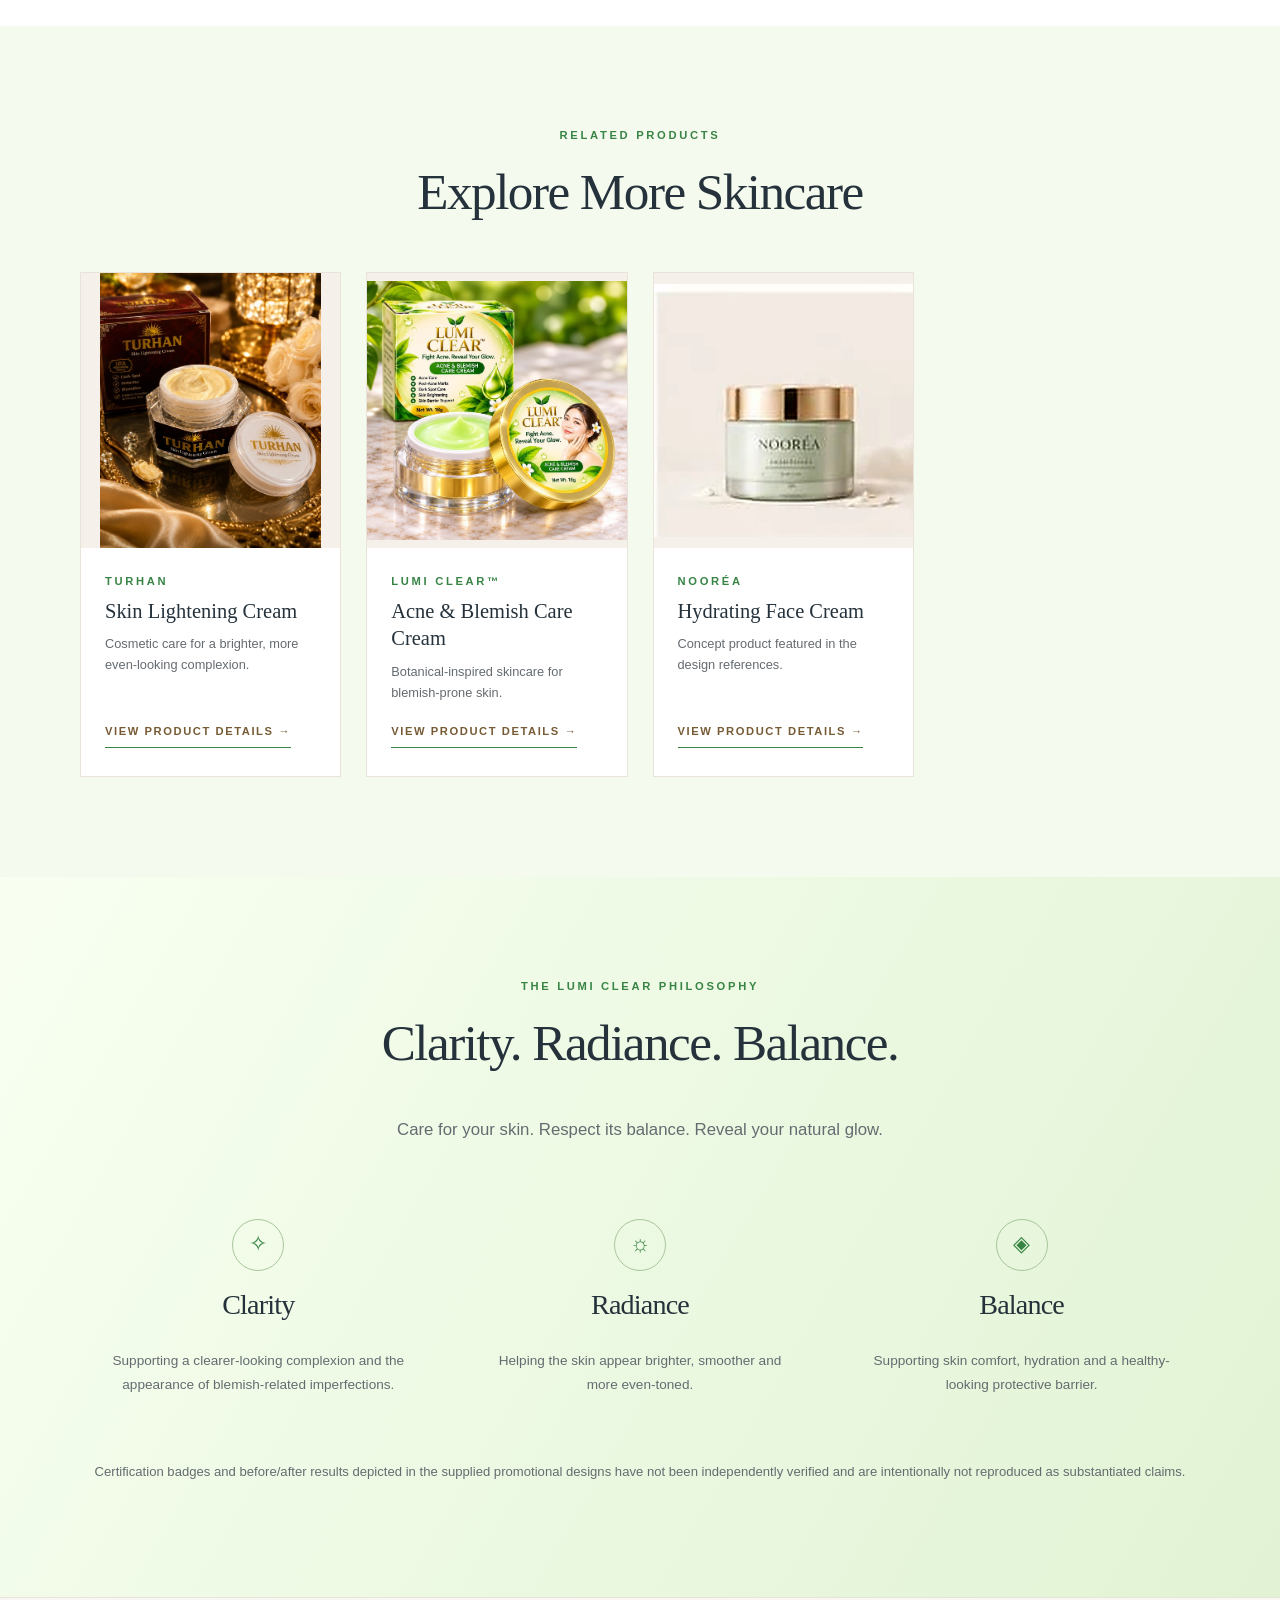
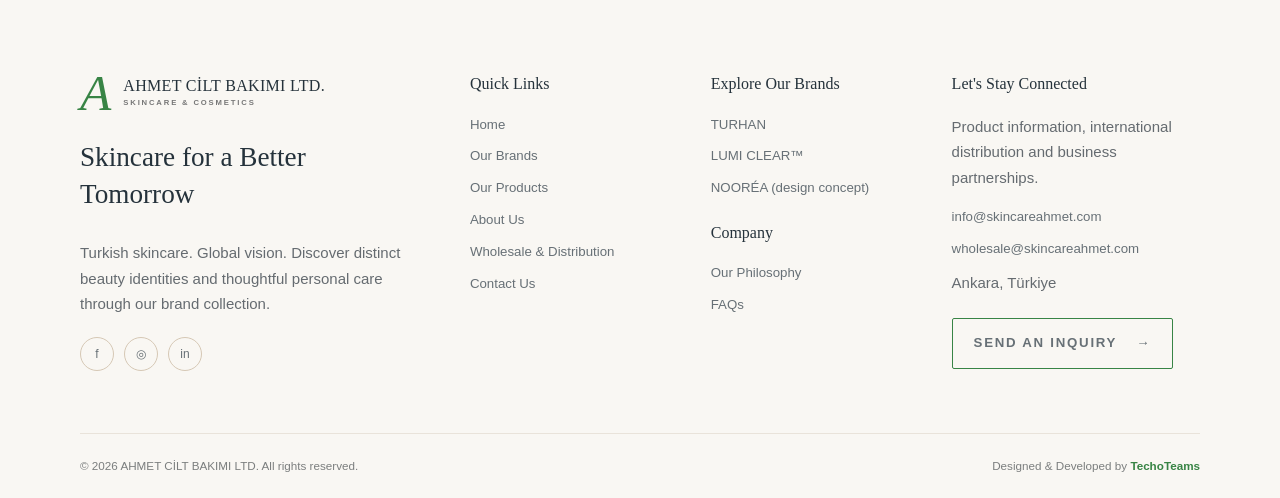
<file: lumi-clear.html>
<!doctype html><html lang="en"><head><meta charset="utf-8"><meta name="viewport" content="width=device-width, initial-scale=1"><title>LUMI CLEAR Acne &amp; Blemish Care Cream | AHMET CİLT BAKIMI LTD.</title><meta name="description" content="LUMI CLEAR Acne &amp; Blemish Care Cream - skincare brands and products from Ahmet Cilt Bakimi LTD, Ankara, Türkiye."><link rel="stylesheet" href="assets/css/style.css"><link rel="icon" href="assets/img/favicon.svg" type="image/svg+xml"></head><body class="lumi-theme"><header class="site-header"><div class="nav-inner"><a class="brand-logo" href="index.html" aria-label="Ahmet Cilt Bakimi homepage"><span class="brand-monogram">A</span><span class="brand-text">AHMET CİLT BAKIMI LTD.<small>SKINCARE & COSMETICS</small></span></a><nav class="nav-links" id="main-nav" aria-label="Main navigation"><a class="" href="index.html">Home</a><a class="" href="brands.html">Our Brands</a><a class="" href="products.html">Products</a><a class="" href="about.html">About Us</a><a class="" href="wholesale.html">Wholesale</a><a class="" href="contact.html">Contact</a></nav><div class="nav-side"><span class="flag" title="Türkiye">☾</span><span class="lang">EN ▾</span></div><button class="menu-toggle" type="button" aria-controls="main-nav" aria-expanded="false" aria-label="Toggle menu">☰</button></div></header><main id="main-content"><section class="hero compact"><img src="assets/img/lumi-lifestyle.webp" alt="Istanbul skyline and Turkish skincare brand presentation" class="hero-photo" loading="eager"><div class="wrap" style="width:100%"><div class="copy fade-up"><div class="eyebrow">LUMI CLEAR™ · MADE IN THAILAND</div><h1>Fight Acne.<br>Reveal Your Glow.</h1><p class="lead">Acne & Blemish Care Cream. Advanced Skincare • Botanical Inspiration • Radiant Confidence.</p></div></div></section><section class="section"><div class="wrap"><div class="eyebrow"><a href="index.html">Home</a> / <a href="products.html">Products</a> / LUMI CLEAR™</div><div class="gallery-layout"><div><div data-gallery><div class="gallery-main" title="Click to enlarge"><img src="assets/img/lumi-hero.webp" alt="LUMI CLEAR™ primary product photograph" loading="lazy" ></div><div class="gallery-thumbs"><button type="button" aria-pressed="true" aria-label="Show product photo 1"><img src="assets/img/lumi-hero.webp" alt="LUMI CLEAR™ detail 1" loading="lazy" ></button><button type="button" aria-pressed="false" aria-label="Show product photo 2"><img src="assets/img/lumi-detail.webp" alt="LUMI CLEAR™ detail 2" loading="lazy" ></button><button type="button" aria-pressed="false" aria-label="Show product photo 3"><img src="assets/img/lumi-lifestyle.webp" alt="LUMI CLEAR™ detail 3" loading="lazy" ></button><button type="button" aria-pressed="false" aria-label="Show product photo 4"><img src="assets/img/lumi-apply.webp" alt="LUMI CLEAR™ detail 4" loading="lazy" ></button></div></div></div><div class="product-intro fade-up"><div class="eyebrow">LUMI CLEAR™</div><h1 class="product-title">LUMI CLEAR™</h1><h3>Acne & Blemish Care Cream</h3><p class="quote">Fight Acne. Reveal Your Glow.</p><p class="lead">A botanical-inspired skincare concept focused on clearer-looking, smoother and more radiant skin. For blemish-prone and uneven-looking complexions.</p><div class="product-highlights"><span class="pill">Acne-Prone Skin Care</span><span class="pill">Post-Acne Mark Care</span><span class="pill">Dark Spot Care</span><span class="pill">Skin Barrier Support</span></div><div class="callout"><h4>Product Information</h4><p><strong>Net Weight:</strong> 18g<br><strong>Country of Origin:</strong> Thailand<br><strong>Company:</strong> Manufactured for Ahmet Cilt Bakimi LTD</p><p style="font-size:.82rem">Refer to the actual packaging for complete ingredients, directions and precautions. Individual results may vary.</p></div><div style="margin-top:25px"><a class="btn " href="contact.html#contact-form">Request Product Information <span aria-hidden="true">→</span></a></div></div></div></div></section><section class="section-sm tone"><div class="wrap"><div class="subnav" role="tablist" data-tabs><button type="button" role="tab" aria-selected="true" data-target="panel-0">Description</button><button type="button" role="tab" aria-selected="false" data-target="panel-1">Ingredient Concept</button><button type="button" role="tab" aria-selected="false" data-target="panel-2">How to Use</button><button type="button" role="tab" aria-selected="false" data-target="panel-3">Precautions</button><button type="button" role="tab" aria-selected="false" data-target="panel-4">Storage</button><button type="button" role="tab" aria-selected="false" data-target="panel-5">Packaging</button><button type="button" role="tab" aria-selected="false" data-target="panel-faq">FAQs</button></div><div class="tab-panel" data-panel="panel-0" ><div class="split"><div><h3>Description</h3><p>LUMI CLEAR™ Acne &amp; Blemish Care Cream is a skincare concept developed around the needs of acne-prone, blemish-affected and uneven-looking skin.</p><p>Its philosophy is built on Clarity, Radiance and Balance, with an emphasis on visible blemishes, post-acne marks, skin comfort and natural-looking radiance.</p></div><img src="assets/img/lumi-hero.webp" alt="LUMI CLEAR™ product reference" loading="lazy" ></div></div><div class="tab-panel" data-panel="panel-1" hidden><div class="split"><div><h3>Ingredient Concept</h3><p><strong>Proposed ingredients, subject to confirmation against the final manufactured product:</strong> Salicylic Acid, Azelaic Acid, Niacinamide (Vitamin B3), Zinc PCA, Alpha Arbutin, Green Tea Extract, Centella Asiatica Extract, Licorice Root Extract, Panthenol (Vitamin B5), Ceramide NP and Allantoin.</p><p>These are proposed formulation ingredients, not a confirmed product ingredient declaration.</p></div><img src="assets/img/lumi-detail.webp" alt="LUMI CLEAR™ product reference" loading="lazy" ></div></div><div class="tab-panel" data-panel="panel-2" hidden><div class="split"><div><h3>How to Use</h3><p>Follow the directions supplied with the final manufactured formulation. As general guidance, gently cleanse your face and pat dry, apply the manufacturer-recommended amount, avoid eyes and lips, use a moisturizer if needed, and wear broad-spectrum sunscreen during the daytime.</p><p>Application frequency should follow the manufacturer-approved instructions.</p></div><img src="assets/img/lumi-lifestyle.webp" alt="LUMI CLEAR™ product reference" loading="lazy" ></div></div><div class="tab-panel" data-panel="panel-3" hidden><div class="split"><div><h3>Precautions</h3><p>For external use only. Avoid the eyes and mucous membranes. Do not apply to broken or severely irritated skin without professional advice. Discontinue use if significant irritation occurs. Consult a healthcare professional if using prescription acne treatments.</p></div><img src="assets/img/lumi-apply.webp" alt="LUMI CLEAR™ product reference" loading="lazy" ></div></div><div class="tab-panel" data-panel="panel-4" hidden><div class="split"><div><h3>Storage</h3><p>Keep out of reach of children. Store according to the final manufacturer’s instructions.</p></div><img src="assets/img/lumi-apply.webp" alt="LUMI CLEAR™ product reference" loading="lazy" ></div></div><div class="tab-panel" data-panel="panel-5" hidden><div class="split"><div><h3>Packaging</h3><p>Distinctive fresh-green botanical packaging with white and gold details, round clear-and-gold jar, and a pale-green cream concept. Net weight: 18g. Country of origin: Thailand.</p></div><img src="assets/img/lumi-apply.webp" alt="LUMI CLEAR™ product reference" loading="lazy" ></div></div><div class="tab-panel" data-panel="panel-faq" hidden><h3>Frequently Asked Questions</h3><div class="accordion"><details><summary>What skin concerns is LUMI CLEAR™ intended for?</summary><p>It is positioned for blemish-prone skin, visible post-acne marks, uneven tone and skin-barrier care.</p></details><details><summary>Is the full ingredient list confirmed?</summary><p>No. The listed key ingredients are proposed and must be checked against the final manufactured formulation.</p></details><details><summary>How often should I apply it?</summary><p>Use only at the frequency stated on the manufacturer-approved packaging.</p></details><details><summary>Should I use sunscreen?</summary><p>Yes, broad-spectrum sunscreen is recommended as part of a daytime skincare routine.</p></details></div></div></div></section><section class="section"><div class="wrap"><div class="grid two"><div><div class="eyebrow">PRODUCT GALLERY</div><h2>Product Packaging &amp; Additional Images</h2><p>Explore the original brand imagery and product presentation.</p></div><div><div class="eyebrow">INTERNATIONAL PARTNERS</div><h2>Interested in Wholesale or Bulk Orders?</h2><p>We welcome international wholesalers, distributors and business partners.</p><a class="btn " href="wholesale.html">Inquire Now <span aria-hidden="true">→</span></a></div></div><div class="grid three" style="margin-top:35px"><a href="assets/img/lumi-hero.webp" target="_blank" rel="noopener"><img src="assets/img/lumi-hero.webp" alt="LUMI CLEAR™ packaging image" loading="lazy" ></a><a href="assets/img/lumi-detail.webp" target="_blank" rel="noopener"><img src="assets/img/lumi-detail.webp" alt="LUMI CLEAR™ packaging image" loading="lazy" ></a><a href="assets/img/lumi-lifestyle.webp" target="_blank" rel="noopener"><img src="assets/img/lumi-lifestyle.webp" alt="LUMI CLEAR™ packaging image" loading="lazy" ></a></div></div></section><section class="section tone"><div class="wrap"><div class="center page-intro fade-up"><div class="eyebrow">RELATED PRODUCTS</div><h2>Explore More Skincare</h2><p class="lead"></p></div><div class="grid four"><article class="product-card fade-up" data-product="turhan"><a href="turhan.html" class="product-image"><img src="assets/img/turhan-product.webp" alt="Skin Lightening Cream" loading="lazy" ></a><div class="info"><div class="eyebrow">TURHAN</div><h4><a href="turhan.html">Skin Lightening Cream</a></h4><p>Cosmetic care for a brighter, more even-looking complexion.</p><a class="text-link" href="turhan.html">View Product Details →</a></div></article><article class="product-card fade-up" data-product="lumi"><a href="lumi-clear.html" class="product-image"><img src="assets/img/lumi-hero.webp" alt="Acne &amp; Blemish Care Cream" loading="lazy" ></a><div class="info"><div class="eyebrow">LUMI CLEAR™</div><h4><a href="lumi-clear.html">Acne & Blemish Care Cream</a></h4><p>Botanical-inspired skincare for blemish-prone skin.</p><a class="text-link" href="lumi-clear.html">View Product Details →</a></div></article><article class="product-card fade-up" data-product="noorea"><a href="brands.html#noorea" class="product-image"><img src="assets/img/noorea-jar.webp" alt="Hydrating Face Cream" loading="lazy" ></a><div class="info"><div class="eyebrow">NOORÉA</div><h4><a href="brands.html#noorea">Hydrating Face Cream</a></h4><p>Concept product featured in the design references.</p><a class="text-link" href="brands.html#noorea">View Product Details →</a></div></article></div></div></section><section class="section lumi-header"><div class="wrap"><div class="center page-intro fade-up"><div class="eyebrow">THE LUMI CLEAR PHILOSOPHY</div><h2>Clarity. Radiance. Balance.</h2><p class="lead">Care for your skin. Respect its balance. Reveal your natural glow.</p></div><div class="grid three"><div class="feature fade-up"><div class="icon-circle">✧</div><h3>Clarity</h3><p>Supporting a clearer-looking complexion and the appearance of blemish-related imperfections.</p></div><div class="feature fade-up"><div class="icon-circle">☼</div><h3>Radiance</h3><p>Helping the skin appear brighter, smoother and more even-toned.</p></div><div class="feature fade-up"><div class="icon-circle">◈</div><h3>Balance</h3><p>Supporting skin comfort, hydration and a healthy-looking protective barrier.</p></div></div><div class="center" style="margin-top:28px"><p style="font-size:.82rem">Certification badges and before/after results depicted in the supplied promotional designs have not been independently verified and are intentionally not reproduced as substantiated claims.</p></div></div></section></main><footer class="foot"><div class="wrap"><div class="footer-main"><div><a href="index.html" class="brand-logo"><span class="brand-monogram">A</span><span class="brand-text">AHMET CİLT BAKIMI LTD.<small>SKINCARE & COSMETICS</small></span></a><p class="footer-tag">Skincare for a Better Tomorrow</p><p>Turkish skincare. Global vision. Discover distinct beauty identities and thoughtful personal care through our brand collection.</p><div class="socials" aria-label="Social links"><a href="https://www.facebook.com/" target="_blank" rel="noopener" aria-label="Facebook (replace with official profile)">f</a><a href="https://www.instagram.com/" target="_blank" rel="noopener" aria-label="Instagram (replace with official profile)">◎</a><a href="https://www.linkedin.com/" target="_blank" rel="noopener" aria-label="LinkedIn (replace with official profile)">in</a></div></div><div><h4>Quick Links</h4><a href="index.html">Home</a><a href="brands.html">Our Brands</a><a href="products.html">Our Products</a><a href="about.html">About Us</a><a href="wholesale.html">Wholesale & Distribution</a><a href="contact.html">Contact Us</a></div><div><h4>Explore Our Brands</h4><a href="turhan.html">TURHAN</a><a href="lumi-clear.html">LUMI CLEAR™</a><a href="brands.html#noorea">NOORÉA (design concept)</a><h4 style="margin-top:22px">Company</h4><a href="about.html#philosophy">Our Philosophy</a><a href="contact.html#faq">FAQs</a></div><div><h4>Let's Stay Connected</h4><p>Product information, international distribution and business partnerships.</p><a href="mailto:info@skincareahmet.com">info@skincareahmet.com</a><a href="mailto:wholesale@skincareahmet.com">wholesale@skincareahmet.com</a><p>Ankara, Türkiye</p><a class="btn " href="contact.html">Send an inquiry <span aria-hidden="true">→</span></a></div></div><div class="footer-bottom"><span>© 2026 AHMET CİLT BAKIMI LTD. All rights reserved.</span><span>Designed &amp; Developed by <strong>TechoTeams</strong></span></div></div></footer><div class="modal" role="dialog" aria-label="Expanded product image" aria-modal="true"><button type="button" aria-label="Close enlarged image">×</button><img alt="Expanded product photograph"></div><script defer src="assets/js/site.js"></script></body></html>
</file>
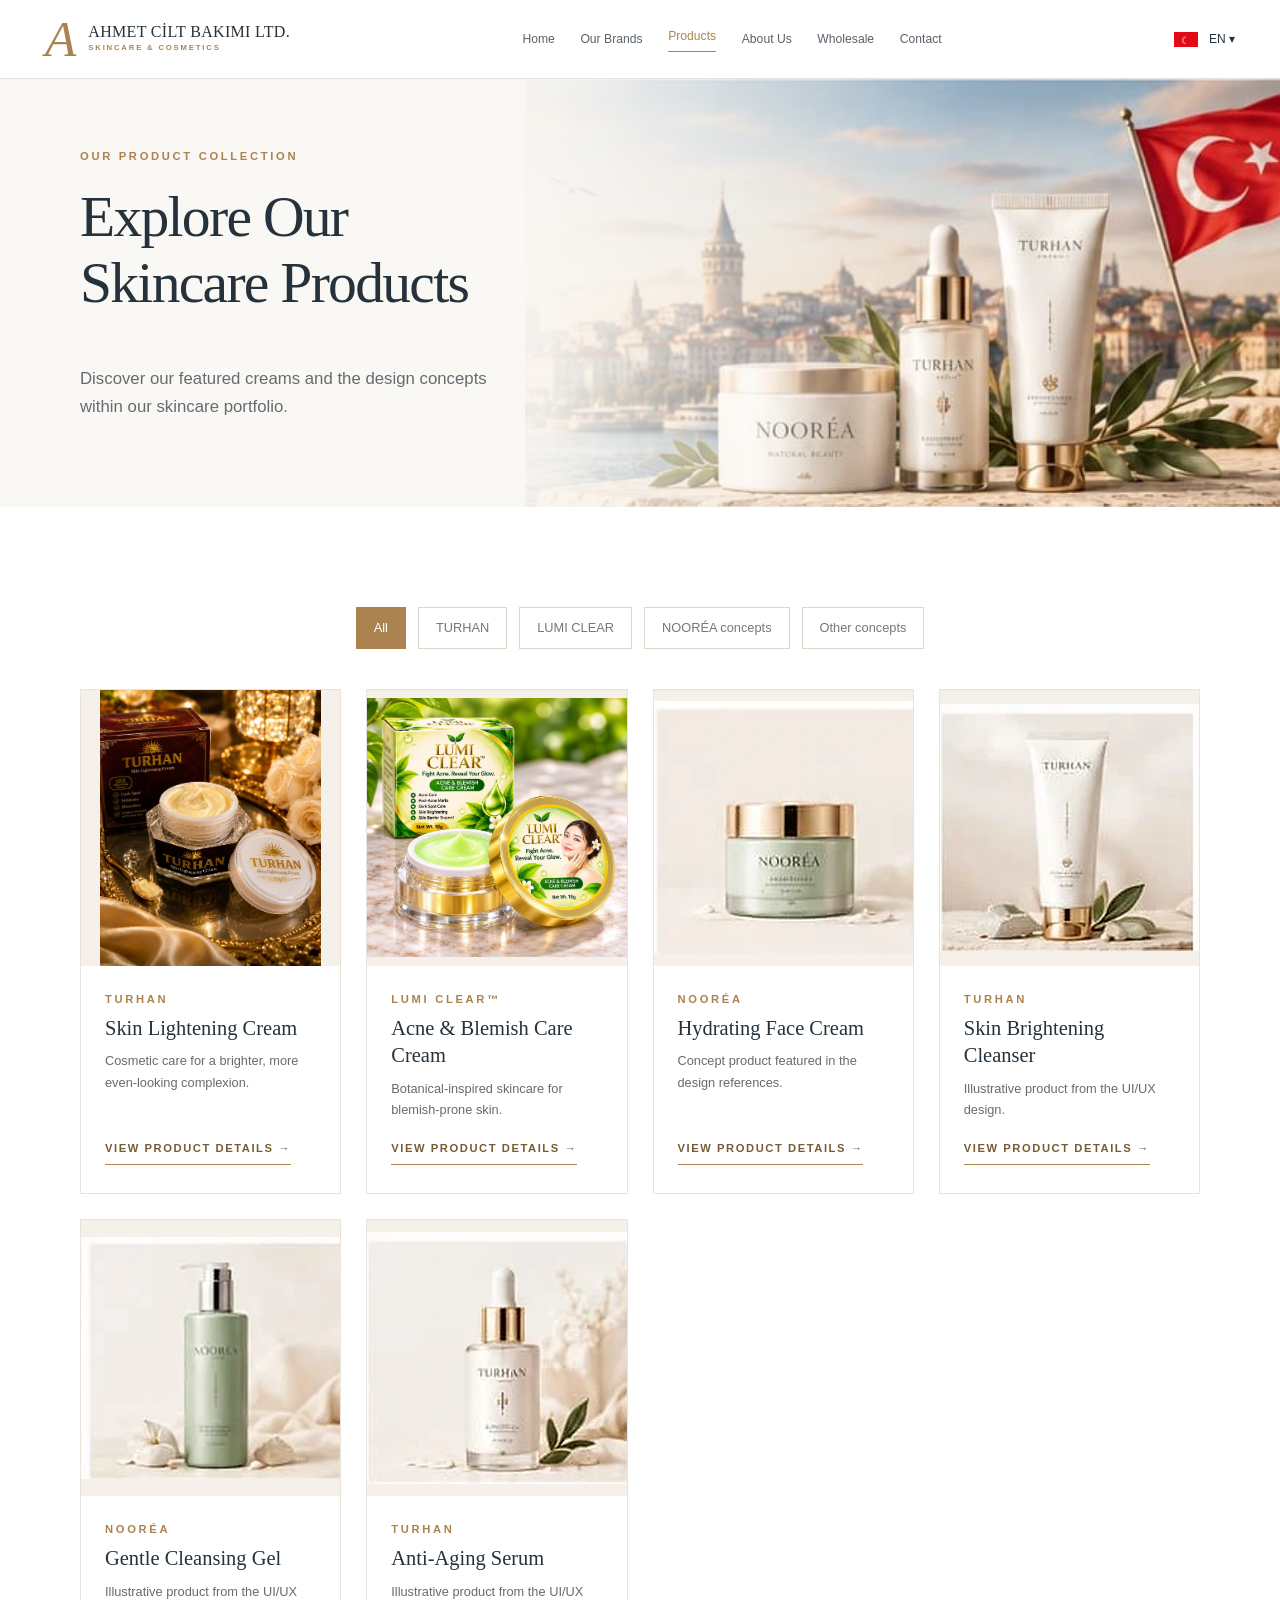
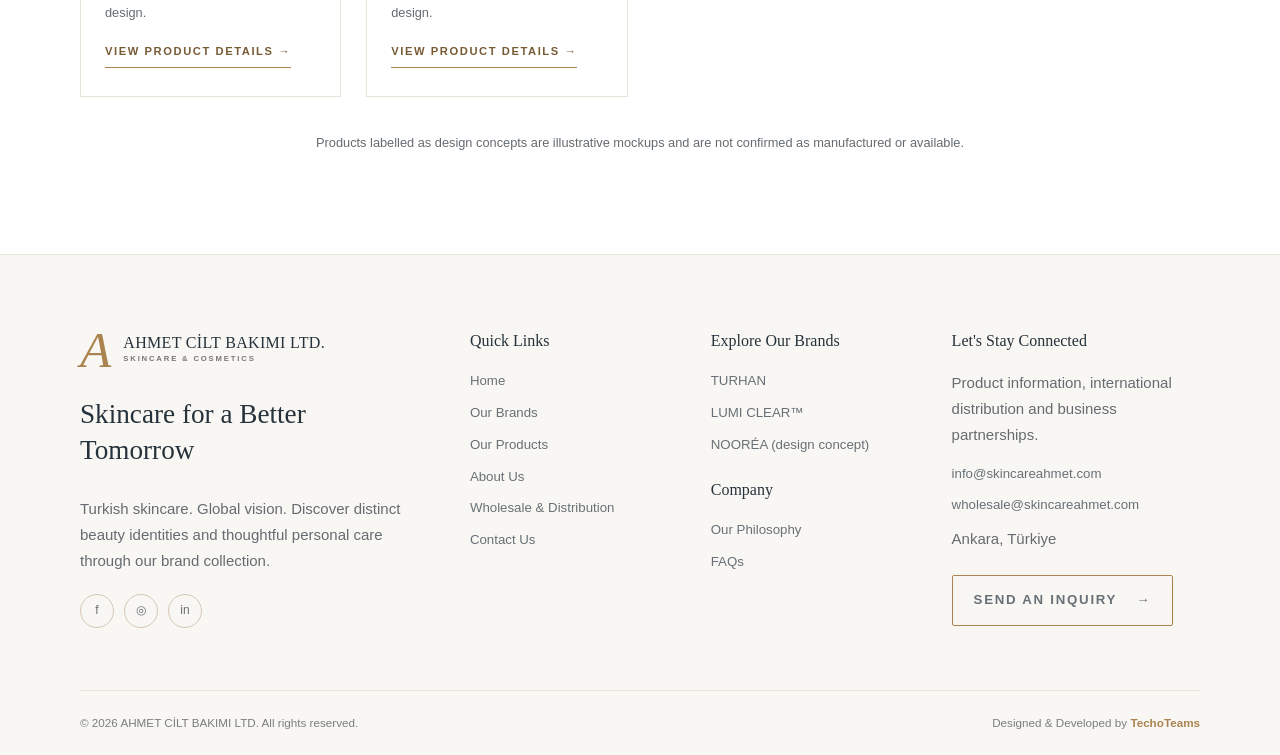
<file: products.html>
<!doctype html><html lang="en"><head><meta charset="utf-8"><meta name="viewport" content="width=device-width, initial-scale=1"><title>Our Products | AHMET CİLT BAKIMI LTD.</title><meta name="description" content="Our Products - skincare brands and products from Ahmet Cilt Bakimi LTD, Ankara, Türkiye."><link rel="stylesheet" href="assets/css/style.css"><link rel="icon" href="assets/img/favicon.svg" type="image/svg+xml"></head><body class=""><header class="site-header"><div class="nav-inner"><a class="brand-logo" href="index.html" aria-label="Ahmet Cilt Bakimi homepage"><span class="brand-monogram">A</span><span class="brand-text">AHMET CİLT BAKIMI LTD.<small>SKINCARE & COSMETICS</small></span></a><nav class="nav-links" id="main-nav" aria-label="Main navigation"><a class="" href="index.html">Home</a><a class="" href="brands.html">Our Brands</a><a class="active" href="products.html">Products</a><a class="" href="about.html">About Us</a><a class="" href="wholesale.html">Wholesale</a><a class="" href="contact.html">Contact</a></nav><div class="nav-side"><span class="flag" title="Türkiye">☾</span><span class="lang">EN ▾</span></div><button class="menu-toggle" type="button" aria-controls="main-nav" aria-expanded="false" aria-label="Toggle menu">☰</button></div></header><main id="main-content"><section class="hero compact"><img src="assets/img/istanbul-hero.webp" alt="Istanbul skyline and Turkish skincare brand presentation" class="hero-photo" loading="eager"><div class="wrap" style="width:100%"><div class="copy fade-up"><div class="eyebrow">OUR PRODUCT COLLECTION</div><h1>Explore Our<br>Skincare Products</h1><p class="lead">Discover our featured creams and the design concepts within our skincare portfolio.</p></div></div></section><section class="section"><div class="wrap"><div class="filterbar"><button class="active" type="button" data-filter="all">All</button><button type="button" data-filter="turhan">TURHAN</button><button type="button" data-filter="lumi">LUMI CLEAR</button><button type="button" data-filter="noorea">NOORÉA concepts</button><button type="button" data-filter="concept">Other concepts</button></div><div class="grid four"><article class="product-card fade-up" data-product="turhan"><a href="turhan.html" class="product-image"><img src="assets/img/turhan-product.webp" alt="Skin Lightening Cream" loading="lazy" ></a><div class="info"><div class="eyebrow">TURHAN</div><h4><a href="turhan.html">Skin Lightening Cream</a></h4><p>Cosmetic care for a brighter, more even-looking complexion.</p><a class="text-link" href="turhan.html">View Product Details →</a></div></article><article class="product-card fade-up" data-product="lumi"><a href="lumi-clear.html" class="product-image"><img src="assets/img/lumi-hero.webp" alt="Acne &amp; Blemish Care Cream" loading="lazy" ></a><div class="info"><div class="eyebrow">LUMI CLEAR™</div><h4><a href="lumi-clear.html">Acne & Blemish Care Cream</a></h4><p>Botanical-inspired skincare for blemish-prone skin.</p><a class="text-link" href="lumi-clear.html">View Product Details →</a></div></article><article class="product-card fade-up" data-product="noorea"><a href="brands.html#noorea" class="product-image"><img src="assets/img/noorea-jar.webp" alt="Hydrating Face Cream" loading="lazy" ></a><div class="info"><div class="eyebrow">NOORÉA</div><h4><a href="brands.html#noorea">Hydrating Face Cream</a></h4><p>Concept product featured in the design references.</p><a class="text-link" href="brands.html#noorea">View Product Details →</a></div></article><article class="product-card fade-up" data-product="concept"><a href="brands.html#turhan" class="product-image"><img src="assets/img/turhan-tube.webp" alt="Skin Brightening Cleanser" loading="lazy" ></a><div class="info"><div class="eyebrow">TURHAN</div><h4><a href="brands.html#turhan">Skin Brightening Cleanser</a></h4><p>Illustrative product from the UI/UX design.</p><a class="text-link" href="brands.html#turhan">View Product Details →</a></div></article><article class="product-card fade-up" data-product="noorea"><a href="brands.html#noorea" class="product-image"><img src="assets/img/noorea-pump.webp" alt="Gentle Cleansing Gel" loading="lazy" ></a><div class="info"><div class="eyebrow">NOORÉA</div><h4><a href="brands.html#noorea">Gentle Cleansing Gel</a></h4><p>Illustrative product from the UI/UX design.</p><a class="text-link" href="brands.html#noorea">View Product Details →</a></div></article><article class="product-card fade-up" data-product="concept"><a href="brands.html#turhan" class="product-image"><img src="assets/img/turhan-serum.webp" alt="Anti-Aging Serum" loading="lazy" ></a><div class="info"><div class="eyebrow">TURHAN</div><h4><a href="brands.html#turhan">Anti-Aging Serum</a></h4><p>Illustrative product from the UI/UX design.</p><a class="text-link" href="brands.html#turhan">View Product Details →</a></div></article></div><p style="text-align:center;margin-top:35px;font-size:.8rem">Products labelled as design concepts are illustrative mockups and are not confirmed as manufactured or available.</p></div></section></main><footer class="foot"><div class="wrap"><div class="footer-main"><div><a href="index.html" class="brand-logo"><span class="brand-monogram">A</span><span class="brand-text">AHMET CİLT BAKIMI LTD.<small>SKINCARE & COSMETICS</small></span></a><p class="footer-tag">Skincare for a Better Tomorrow</p><p>Turkish skincare. Global vision. Discover distinct beauty identities and thoughtful personal care through our brand collection.</p><div class="socials" aria-label="Social links"><a href="https://www.facebook.com/" target="_blank" rel="noopener" aria-label="Facebook (replace with official profile)">f</a><a href="https://www.instagram.com/" target="_blank" rel="noopener" aria-label="Instagram (replace with official profile)">◎</a><a href="https://www.linkedin.com/" target="_blank" rel="noopener" aria-label="LinkedIn (replace with official profile)">in</a></div></div><div><h4>Quick Links</h4><a href="index.html">Home</a><a href="brands.html">Our Brands</a><a href="products.html">Our Products</a><a href="about.html">About Us</a><a href="wholesale.html">Wholesale & Distribution</a><a href="contact.html">Contact Us</a></div><div><h4>Explore Our Brands</h4><a href="turhan.html">TURHAN</a><a href="lumi-clear.html">LUMI CLEAR™</a><a href="brands.html#noorea">NOORÉA (design concept)</a><h4 style="margin-top:22px">Company</h4><a href="about.html#philosophy">Our Philosophy</a><a href="contact.html#faq">FAQs</a></div><div><h4>Let's Stay Connected</h4><p>Product information, international distribution and business partnerships.</p><a href="mailto:info@skincareahmet.com">info@skincareahmet.com</a><a href="mailto:wholesale@skincareahmet.com">wholesale@skincareahmet.com</a><p>Ankara, Türkiye</p><a class="btn " href="contact.html">Send an inquiry <span aria-hidden="true">→</span></a></div></div><div class="footer-bottom"><span>© 2026 AHMET CİLT BAKIMI LTD. All rights reserved.</span><span>Designed &amp; Developed by <strong>TechoTeams</strong></span></div></div></footer><div class="modal" role="dialog" aria-label="Expanded product image" aria-modal="true"><button type="button" aria-label="Close enlarged image">×</button><img alt="Expanded product photograph"></div><script defer src="assets/js/site.js"></script></body></html>
</file>
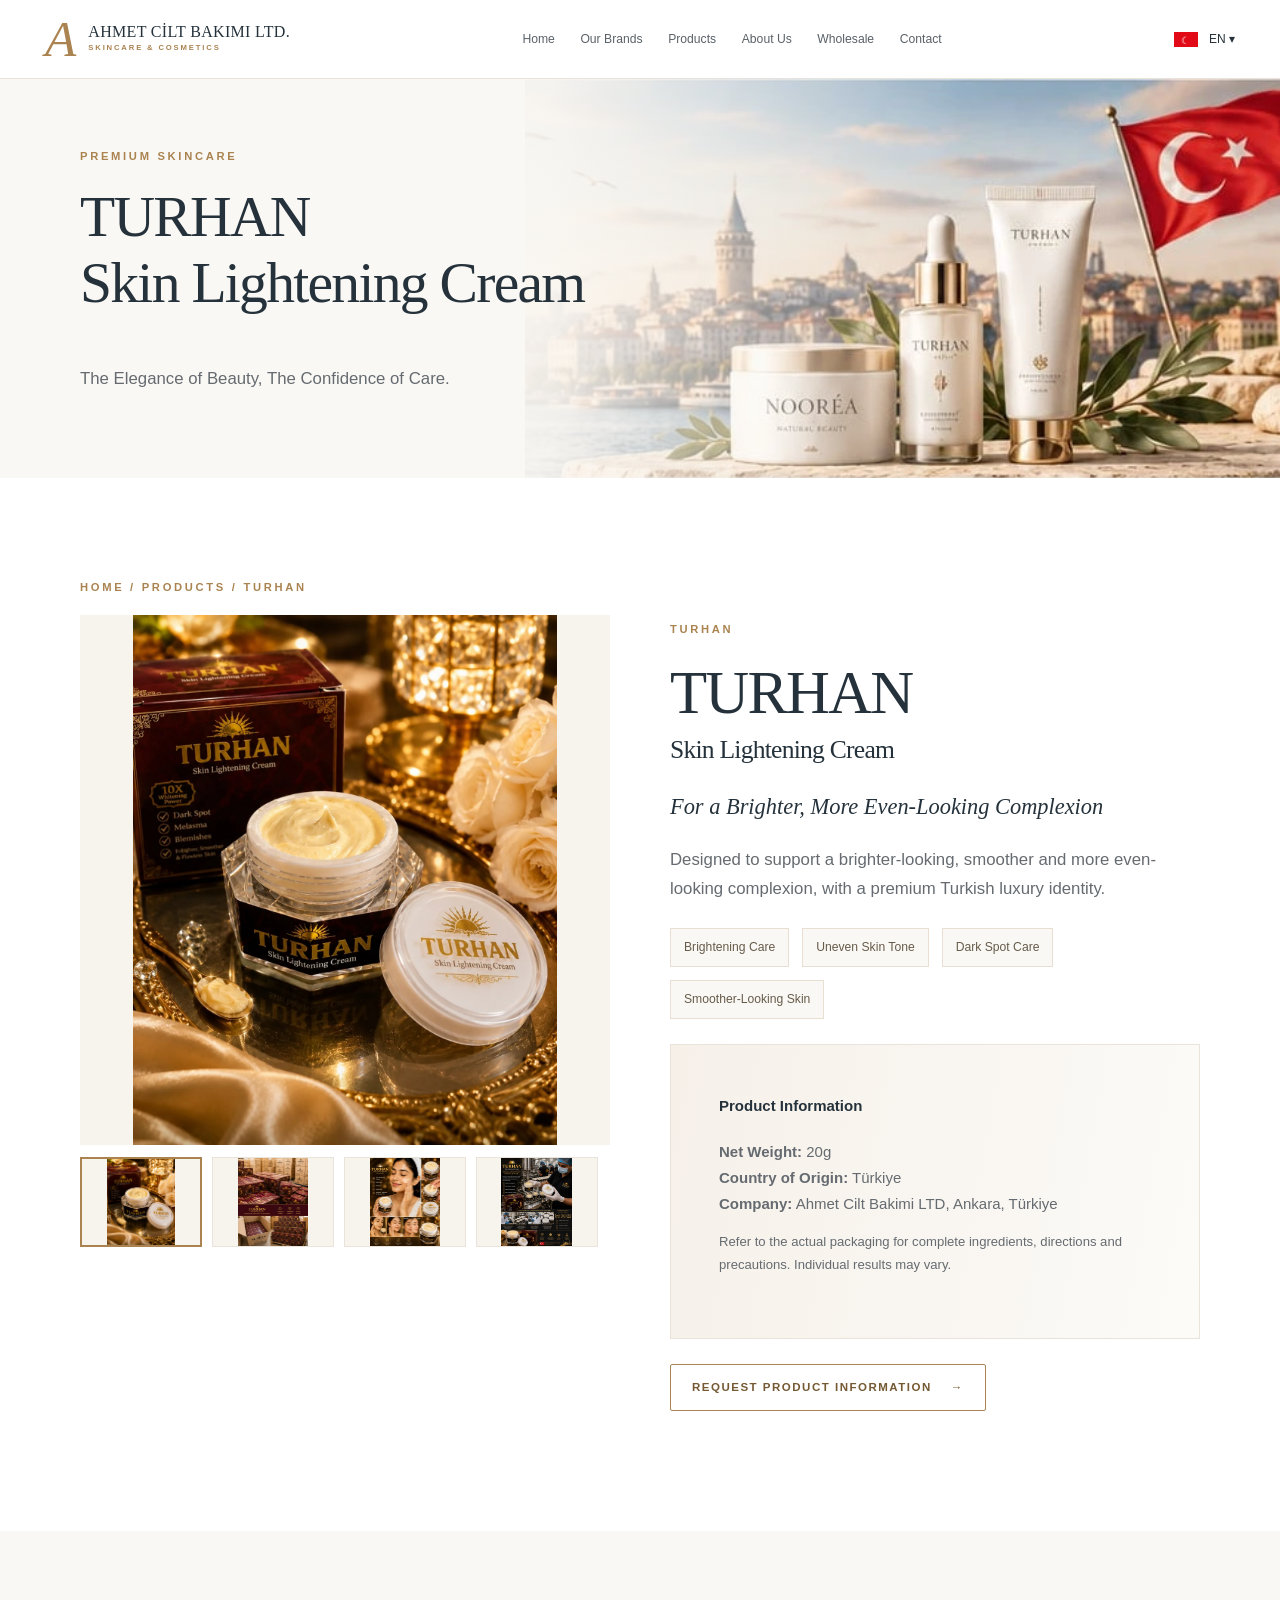
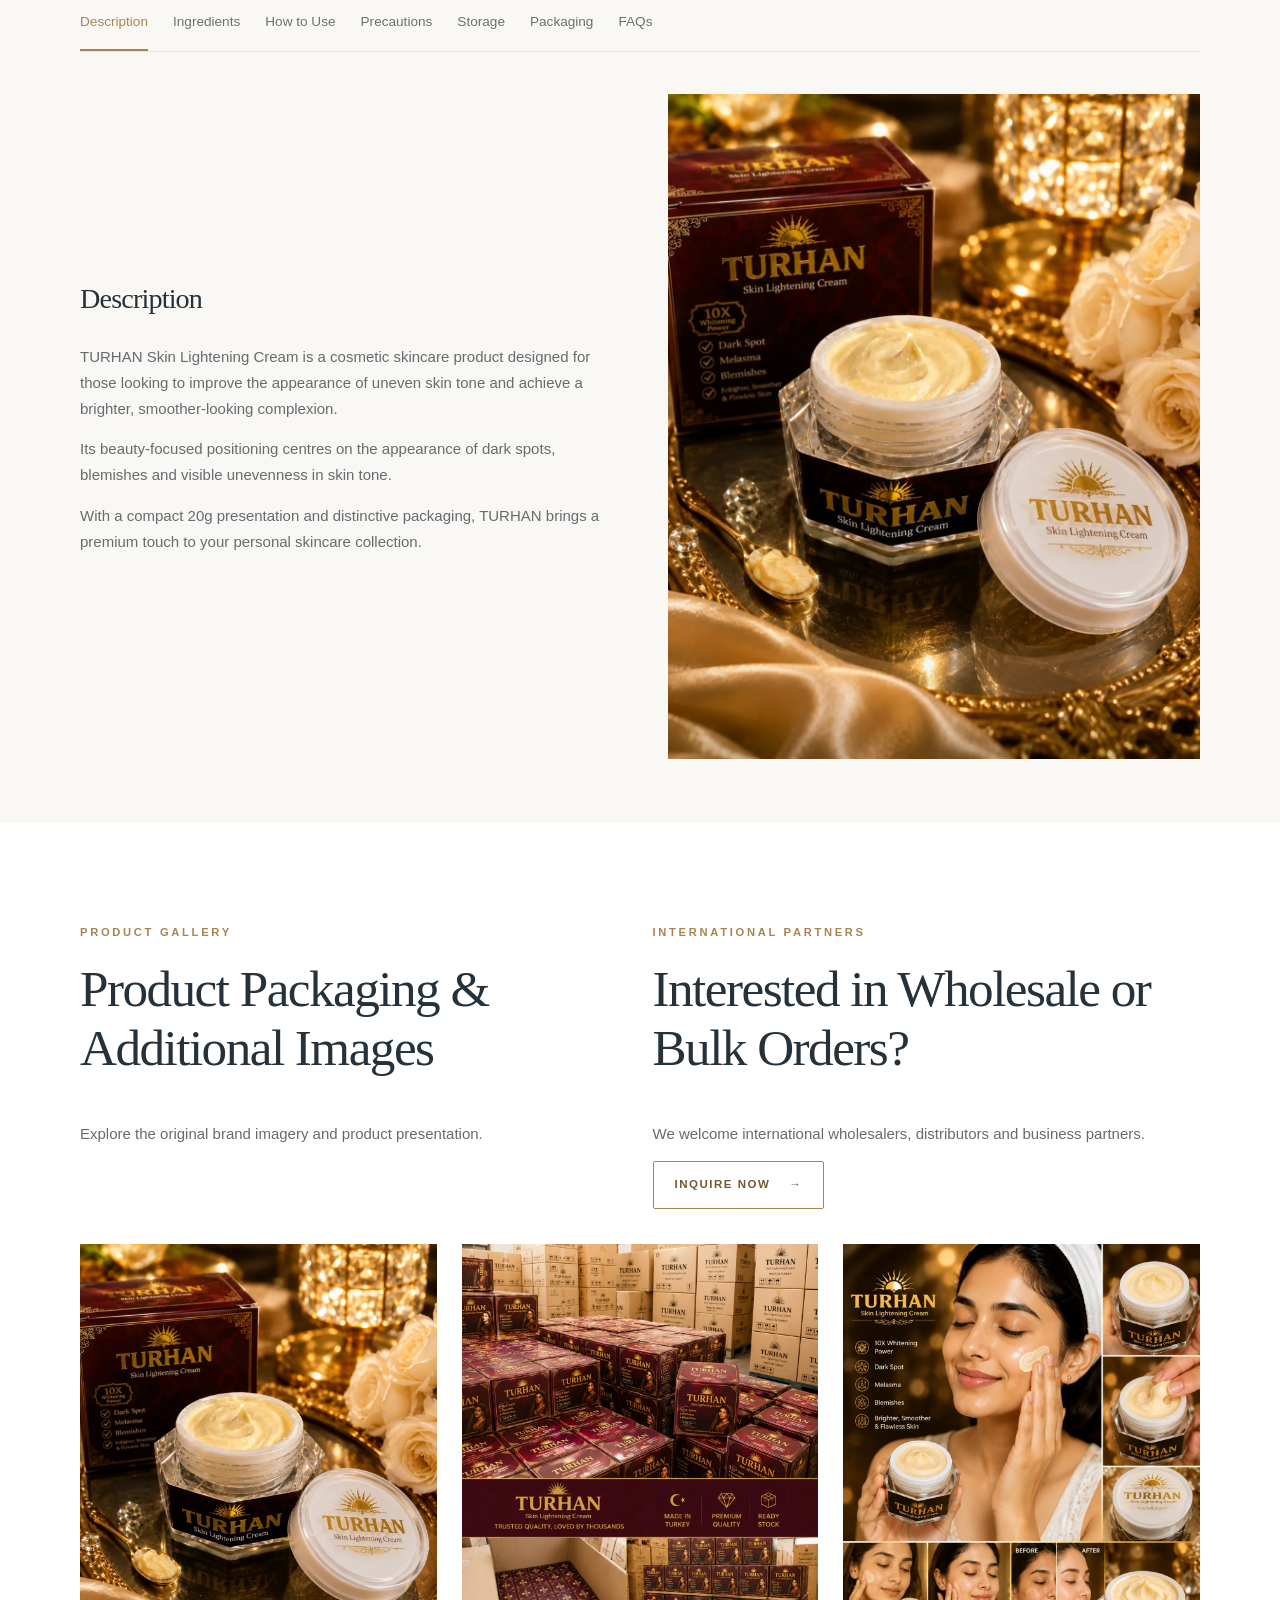
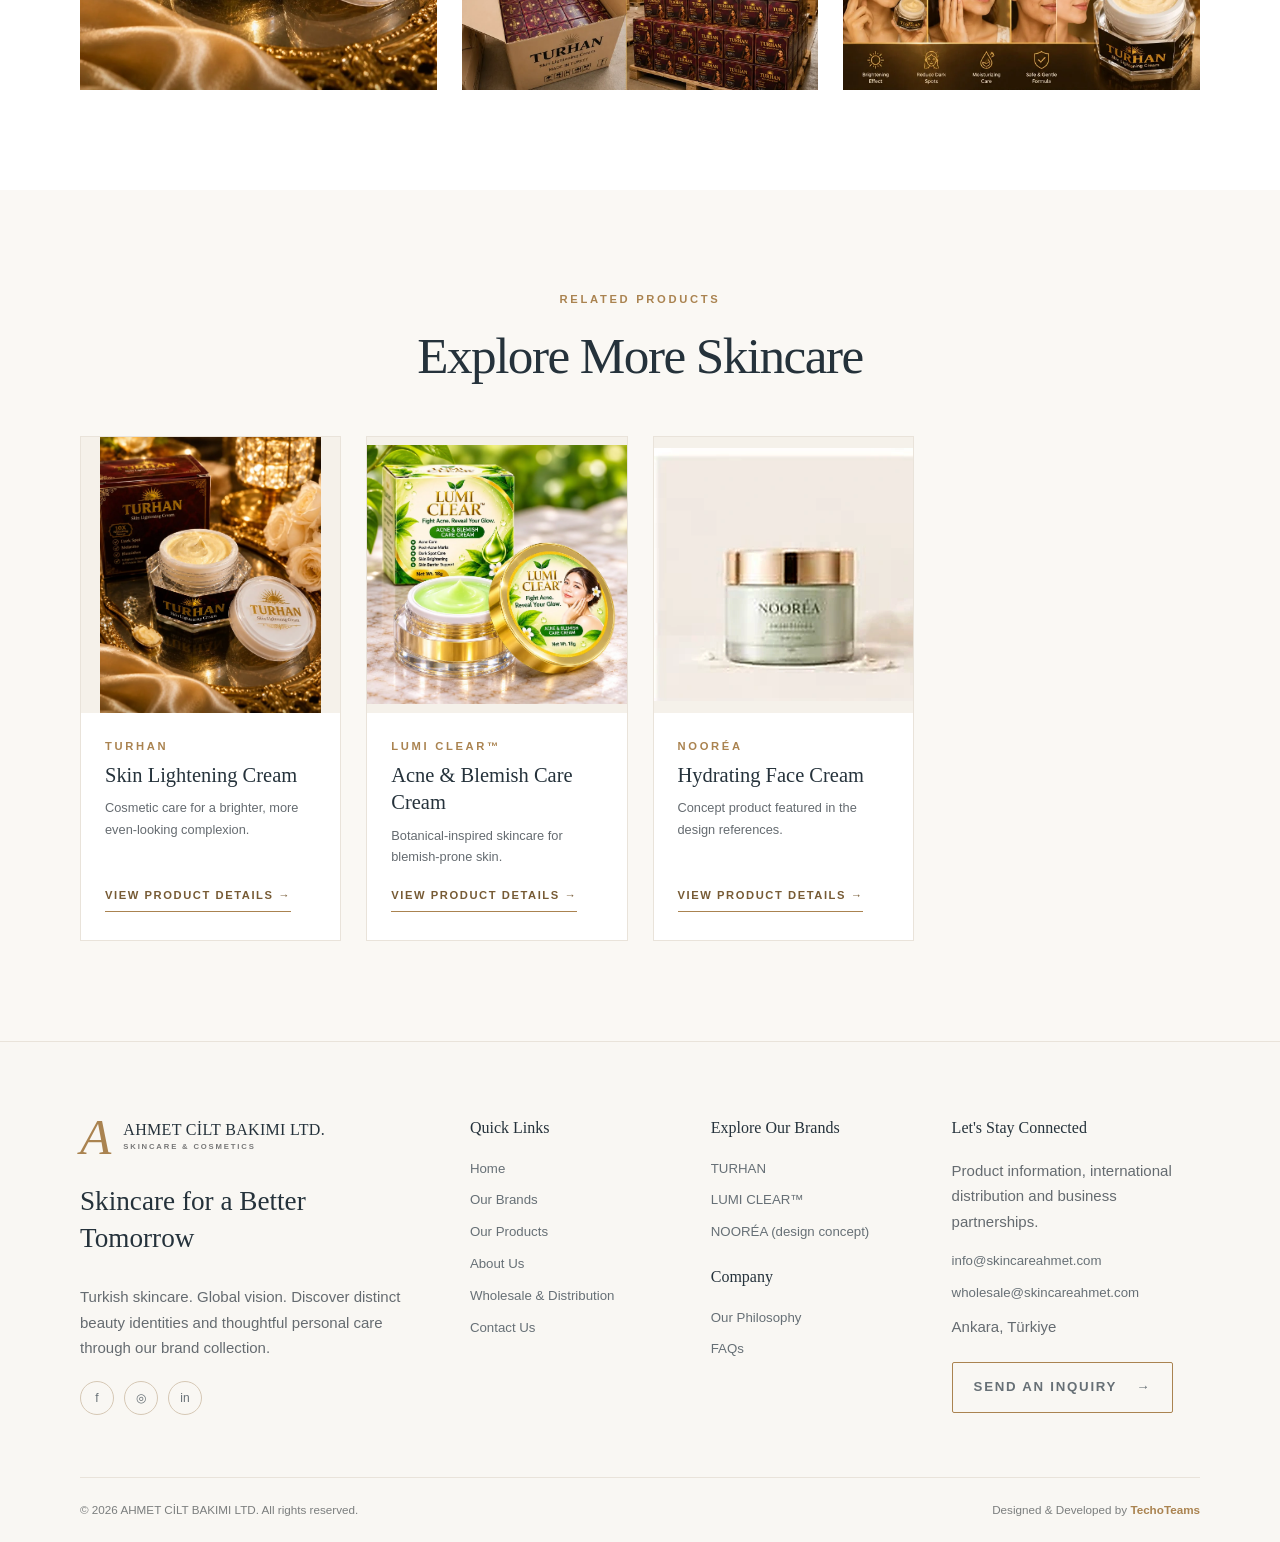
<file: turhan.html>
<!doctype html><html lang="en"><head><meta charset="utf-8"><meta name="viewport" content="width=device-width, initial-scale=1"><title>TURHAN Skin Lightening Cream | AHMET CİLT BAKIMI LTD.</title><meta name="description" content="TURHAN Skin Lightening Cream - skincare brands and products from Ahmet Cilt Bakimi LTD, Ankara, Türkiye."><link rel="stylesheet" href="assets/css/style.css"><link rel="icon" href="assets/img/favicon.svg" type="image/svg+xml"></head><body class=""><header class="site-header"><div class="nav-inner"><a class="brand-logo" href="index.html" aria-label="Ahmet Cilt Bakimi homepage"><span class="brand-monogram">A</span><span class="brand-text">AHMET CİLT BAKIMI LTD.<small>SKINCARE & COSMETICS</small></span></a><nav class="nav-links" id="main-nav" aria-label="Main navigation"><a class="" href="index.html">Home</a><a class="" href="brands.html">Our Brands</a><a class="" href="products.html">Products</a><a class="" href="about.html">About Us</a><a class="" href="wholesale.html">Wholesale</a><a class="" href="contact.html">Contact</a></nav><div class="nav-side"><span class="flag" title="Türkiye">☾</span><span class="lang">EN ▾</span></div><button class="menu-toggle" type="button" aria-controls="main-nav" aria-expanded="false" aria-label="Toggle menu">☰</button></div></header><main id="main-content"><section class="hero compact"><img src="assets/img/istanbul-hero.webp" alt="Istanbul skyline and Turkish skincare brand presentation" class="hero-photo" loading="eager"><div class="wrap" style="width:100%"><div class="copy fade-up"><div class="eyebrow">PREMIUM SKINCARE</div><h1>TURHAN<br>Skin Lightening Cream</h1><p class="lead">The Elegance of Beauty, The Confidence of Care.</p></div></div></section><section class="section"><div class="wrap"><div class="eyebrow"><a href="index.html">Home</a> / <a href="products.html">Products</a> / TURHAN</div><div class="gallery-layout"><div><div data-gallery><div class="gallery-main" title="Click to enlarge"><img src="assets/img/turhan-product.webp" alt="TURHAN primary product photograph" loading="lazy" ></div><div class="gallery-thumbs"><button type="button" aria-pressed="true" aria-label="Show product photo 1"><img src="assets/img/turhan-product.webp" alt="TURHAN detail 1" loading="lazy" ></button><button type="button" aria-pressed="false" aria-label="Show product photo 2"><img src="assets/img/turhan-detail.webp" alt="TURHAN detail 2" loading="lazy" ></button><button type="button" aria-pressed="false" aria-label="Show product photo 3"><img src="assets/img/turhan-lifestyle.webp" alt="TURHAN detail 3" loading="lazy" ></button><button type="button" aria-pressed="false" aria-label="Show product photo 4"><img src="assets/img/turhan-production.webp" alt="TURHAN detail 4" loading="lazy" ></button></div></div></div><div class="product-intro fade-up"><div class="eyebrow">TURHAN</div><h1 class="product-title">TURHAN</h1><h3>Skin Lightening Cream</h3><p class="quote">For a Brighter, More Even-Looking Complexion</p><p class="lead">Designed to support a brighter-looking, smoother and more even-looking complexion, with a premium Turkish luxury identity.</p><div class="product-highlights"><span class="pill">Brightening Care</span><span class="pill">Uneven Skin Tone</span><span class="pill">Dark Spot Care</span><span class="pill">Smoother-Looking Skin</span></div><div class="callout"><h4>Product Information</h4><p><strong>Net Weight:</strong> 20g<br><strong>Country of Origin:</strong> Türkiye<br><strong>Company:</strong> Ahmet Cilt Bakimi LTD, Ankara, Türkiye</p><p style="font-size:.82rem">Refer to the actual packaging for complete ingredients, directions and precautions. Individual results may vary.</p></div><div style="margin-top:25px"><a class="btn " href="contact.html#contact-form">Request Product Information <span aria-hidden="true">→</span></a></div></div></div></div></section><section class="section-sm tone"><div class="wrap"><div class="subnav" role="tablist" data-tabs><button type="button" role="tab" aria-selected="true" data-target="panel-0">Description</button><button type="button" role="tab" aria-selected="false" data-target="panel-1">Ingredients</button><button type="button" role="tab" aria-selected="false" data-target="panel-2">How to Use</button><button type="button" role="tab" aria-selected="false" data-target="panel-3">Precautions</button><button type="button" role="tab" aria-selected="false" data-target="panel-4">Storage</button><button type="button" role="tab" aria-selected="false" data-target="panel-5">Packaging</button><button type="button" role="tab" aria-selected="false" data-target="panel-faq">FAQs</button></div><div class="tab-panel" data-panel="panel-0" ><div class="split"><div><h3>Description</h3><p>TURHAN Skin Lightening Cream is a cosmetic skincare product designed for those looking to improve the appearance of uneven skin tone and achieve a brighter, smoother-looking complexion.</p><p>Its beauty-focused positioning centres on the appearance of dark spots, blemishes and visible unevenness in skin tone.</p><p>With a compact 20g presentation and distinctive packaging, TURHAN brings a premium touch to your personal skincare collection.</p></div><img src="assets/img/turhan-product.webp" alt="TURHAN product reference" loading="lazy" ></div></div><div class="tab-panel" data-panel="panel-1" hidden><div class="split"><div><h3>Ingredients</h3><p>Please refer to the original product packaging for the complete, confirmed ingredient list. No full verified INCI list was provided in the creative brief.</p></div><img src="assets/img/turhan-detail.webp" alt="TURHAN product reference" loading="lazy" ></div></div><div class="tab-panel" data-panel="panel-2" hidden><div class="split"><div><h3>How to Use</h3><p>Follow the directions provided on the original product packaging. Before the first use, perform a patch test on a small area of skin. Avoid contact with the eyes and discontinue use if irritation occurs.</p><p>During daytime, use an appropriate broad-spectrum sunscreen as part of your skincare routine.</p></div><img src="assets/img/turhan-lifestyle.webp" alt="TURHAN product reference" loading="lazy" ></div></div><div class="tab-panel" data-panel="panel-3" hidden><div class="split"><div><h3>Precautions</h3><p>For external use only. Keep out of reach of children. Check the original product packaging for full precautions and product-specific directions.</p></div><img src="assets/img/turhan-production.webp" alt="TURHAN product reference" loading="lazy" ></div></div><div class="tab-panel" data-panel="panel-4" hidden><div class="split"><div><h3>Storage</h3><p>Store according to the instructions on the original packaging.</p></div><img src="assets/img/turhan-production.webp" alt="TURHAN product reference" loading="lazy" ></div></div><div class="tab-panel" data-panel="panel-5" hidden><div class="split"><div><h3>Packaging</h3><p>Premium burgundy and gold packaging with a clear faceted jar and distinctive TURHAN identity. Net weight: 20g.</p></div><img src="assets/img/turhan-production.webp" alt="TURHAN product reference" loading="lazy" ></div></div><div class="tab-panel" data-panel="panel-faq" hidden><h3>Frequently Asked Questions</h3><div class="accordion"><details><summary>Is this product suitable for all skin types?</summary><p>Suitability varies by skin type. Perform a patch test before use, especially if you have sensitive skin.</p></details><details><summary>How long does it take to see results?</summary><p>Results vary depending on skin type, concerns and consistent use.</p></details><details><summary>Can it be used with other skincare products?</summary><p>It may complement your skincare routine. Avoid combining strong active ingredients without professional guidance.</p></details><details><summary>Is this product safe for daily use?</summary><p>Follow the manufacturer’s instructions. Discontinue use if irritation occurs and apply sunscreen during the day.</p></details></div></div></div></section><section class="section"><div class="wrap"><div class="grid two"><div><div class="eyebrow">PRODUCT GALLERY</div><h2>Product Packaging &amp; Additional Images</h2><p>Explore the original brand imagery and product presentation.</p></div><div><div class="eyebrow">INTERNATIONAL PARTNERS</div><h2>Interested in Wholesale or Bulk Orders?</h2><p>We welcome international wholesalers, distributors and business partners.</p><a class="btn " href="wholesale.html">Inquire Now <span aria-hidden="true">→</span></a></div></div><div class="grid three" style="margin-top:35px"><a href="assets/img/turhan-product.webp" target="_blank" rel="noopener"><img src="assets/img/turhan-product.webp" alt="TURHAN packaging image" loading="lazy" ></a><a href="assets/img/turhan-detail.webp" target="_blank" rel="noopener"><img src="assets/img/turhan-detail.webp" alt="TURHAN packaging image" loading="lazy" ></a><a href="assets/img/turhan-lifestyle.webp" target="_blank" rel="noopener"><img src="assets/img/turhan-lifestyle.webp" alt="TURHAN packaging image" loading="lazy" ></a></div></div></section><section class="section tone"><div class="wrap"><div class="center page-intro fade-up"><div class="eyebrow">RELATED PRODUCTS</div><h2>Explore More Skincare</h2><p class="lead"></p></div><div class="grid four"><article class="product-card fade-up" data-product="turhan"><a href="turhan.html" class="product-image"><img src="assets/img/turhan-product.webp" alt="Skin Lightening Cream" loading="lazy" ></a><div class="info"><div class="eyebrow">TURHAN</div><h4><a href="turhan.html">Skin Lightening Cream</a></h4><p>Cosmetic care for a brighter, more even-looking complexion.</p><a class="text-link" href="turhan.html">View Product Details →</a></div></article><article class="product-card fade-up" data-product="lumi"><a href="lumi-clear.html" class="product-image"><img src="assets/img/lumi-hero.webp" alt="Acne &amp; Blemish Care Cream" loading="lazy" ></a><div class="info"><div class="eyebrow">LUMI CLEAR™</div><h4><a href="lumi-clear.html">Acne & Blemish Care Cream</a></h4><p>Botanical-inspired skincare for blemish-prone skin.</p><a class="text-link" href="lumi-clear.html">View Product Details →</a></div></article><article class="product-card fade-up" data-product="noorea"><a href="brands.html#noorea" class="product-image"><img src="assets/img/noorea-jar.webp" alt="Hydrating Face Cream" loading="lazy" ></a><div class="info"><div class="eyebrow">NOORÉA</div><h4><a href="brands.html#noorea">Hydrating Face Cream</a></h4><p>Concept product featured in the design references.</p><a class="text-link" href="brands.html#noorea">View Product Details →</a></div></article></div></div></section></main><footer class="foot"><div class="wrap"><div class="footer-main"><div><a href="index.html" class="brand-logo"><span class="brand-monogram">A</span><span class="brand-text">AHMET CİLT BAKIMI LTD.<small>SKINCARE & COSMETICS</small></span></a><p class="footer-tag">Skincare for a Better Tomorrow</p><p>Turkish skincare. Global vision. Discover distinct beauty identities and thoughtful personal care through our brand collection.</p><div class="socials" aria-label="Social links"><a href="https://www.facebook.com/" target="_blank" rel="noopener" aria-label="Facebook (replace with official profile)">f</a><a href="https://www.instagram.com/" target="_blank" rel="noopener" aria-label="Instagram (replace with official profile)">◎</a><a href="https://www.linkedin.com/" target="_blank" rel="noopener" aria-label="LinkedIn (replace with official profile)">in</a></div></div><div><h4>Quick Links</h4><a href="index.html">Home</a><a href="brands.html">Our Brands</a><a href="products.html">Our Products</a><a href="about.html">About Us</a><a href="wholesale.html">Wholesale & Distribution</a><a href="contact.html">Contact Us</a></div><div><h4>Explore Our Brands</h4><a href="turhan.html">TURHAN</a><a href="lumi-clear.html">LUMI CLEAR™</a><a href="brands.html#noorea">NOORÉA (design concept)</a><h4 style="margin-top:22px">Company</h4><a href="about.html#philosophy">Our Philosophy</a><a href="contact.html#faq">FAQs</a></div><div><h4>Let's Stay Connected</h4><p>Product information, international distribution and business partnerships.</p><a href="mailto:info@skincareahmet.com">info@skincareahmet.com</a><a href="mailto:wholesale@skincareahmet.com">wholesale@skincareahmet.com</a><p>Ankara, Türkiye</p><a class="btn " href="contact.html">Send an inquiry <span aria-hidden="true">→</span></a></div></div><div class="footer-bottom"><span>© 2026 AHMET CİLT BAKIMI LTD. All rights reserved.</span><span>Designed &amp; Developed by <strong>TechoTeams</strong></span></div></div></footer><div class="modal" role="dialog" aria-label="Expanded product image" aria-modal="true"><button type="button" aria-label="Close enlarged image">×</button><img alt="Expanded product photograph"></div><script defer src="assets/js/site.js"></script></body></html>
</file>
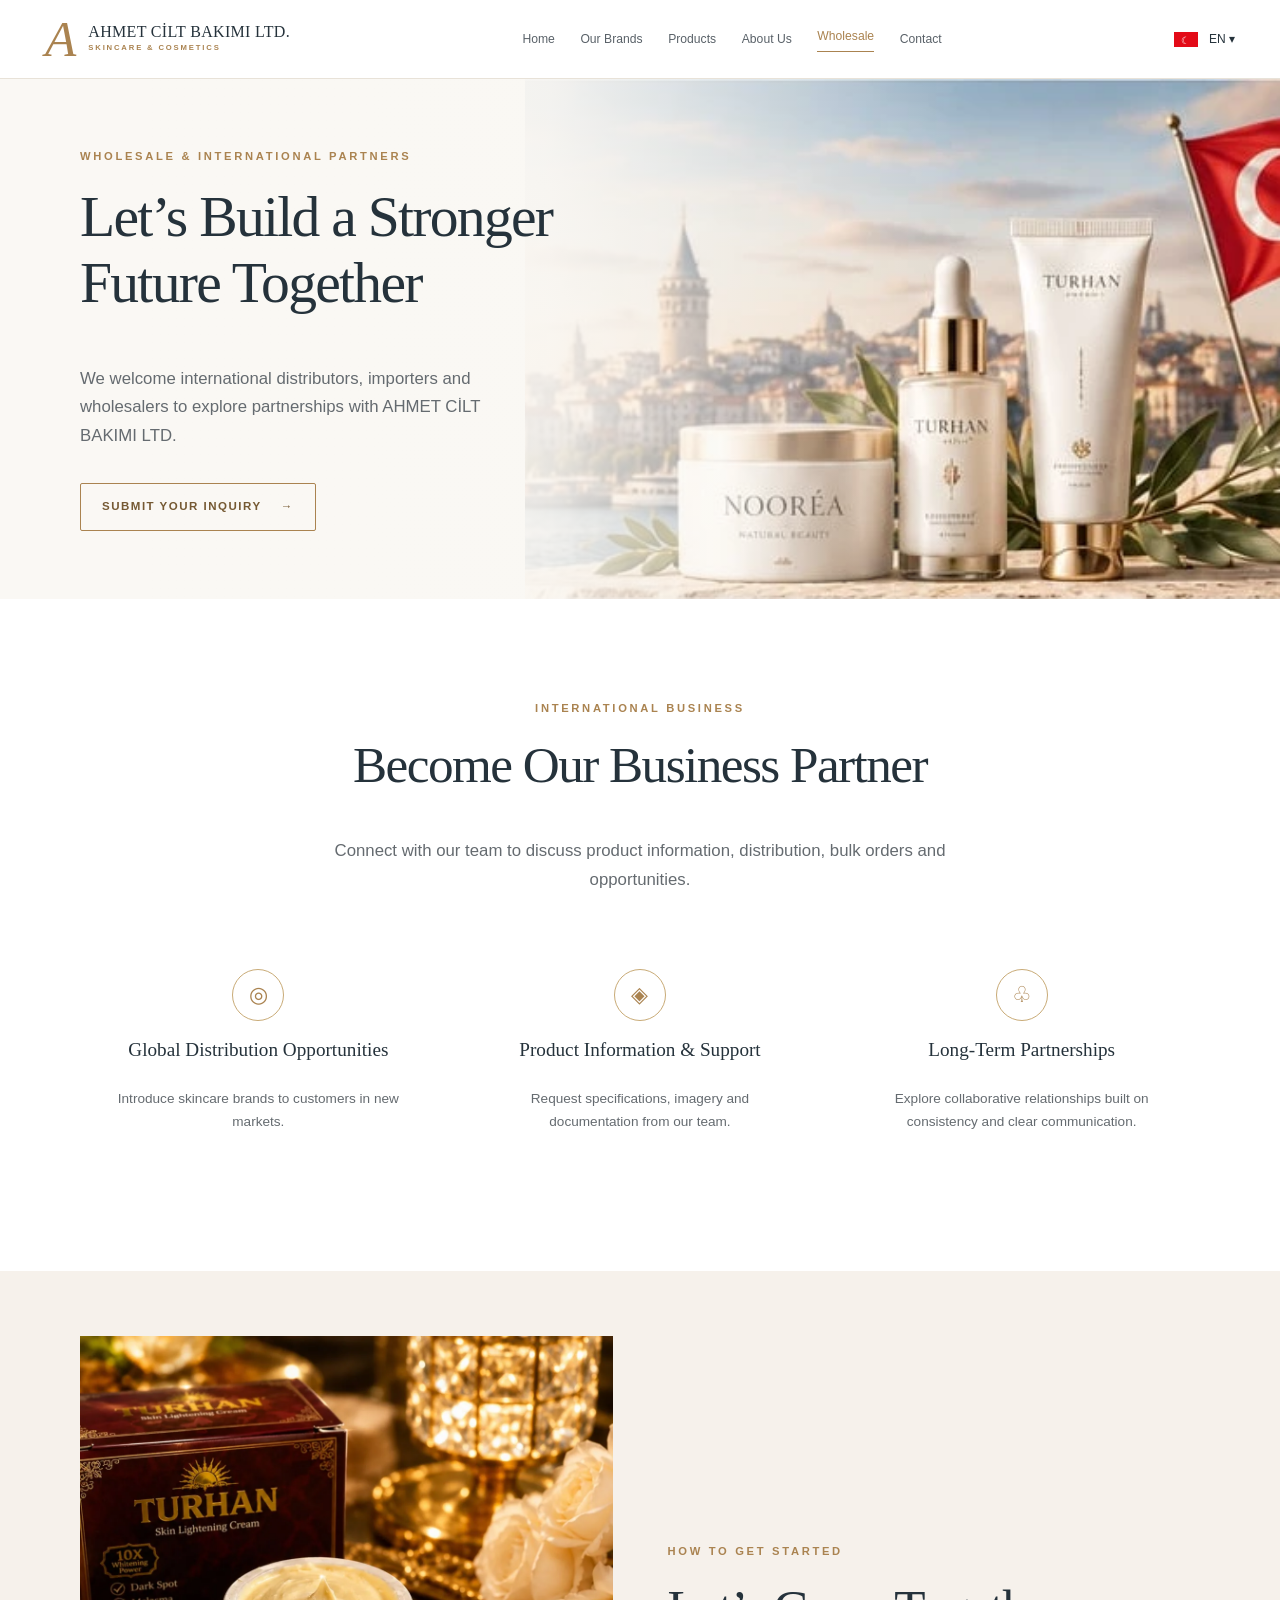
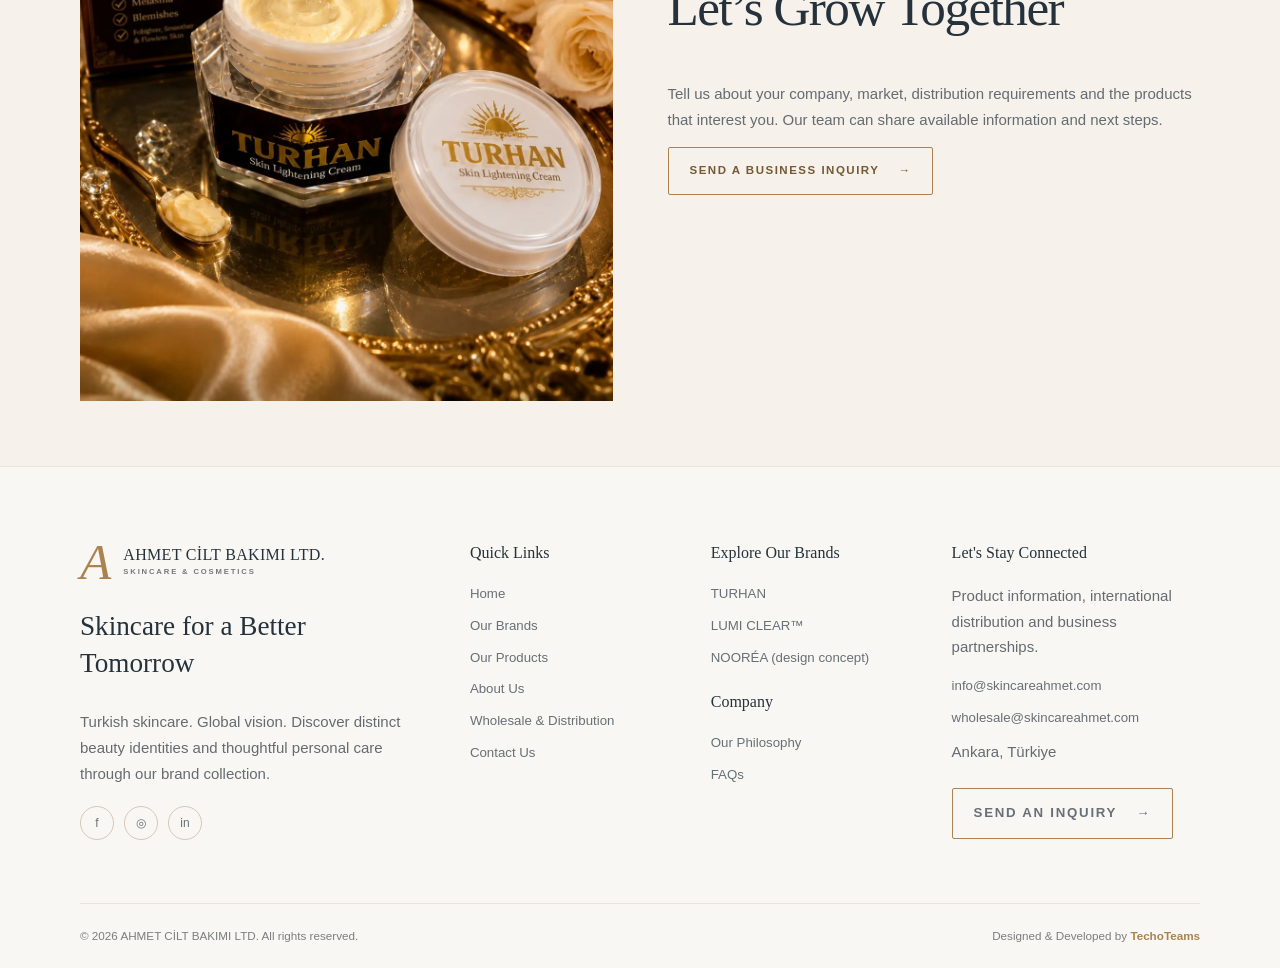
<file: wholesale.html>
<!doctype html><html lang="en"><head><meta charset="utf-8"><meta name="viewport" content="width=device-width, initial-scale=1"><title>Wholesale &amp; Distribution | AHMET CİLT BAKIMI LTD.</title><meta name="description" content="Wholesale &amp; Distribution - skincare brands and products from Ahmet Cilt Bakimi LTD, Ankara, Türkiye."><link rel="stylesheet" href="assets/css/style.css"><link rel="icon" href="assets/img/favicon.svg" type="image/svg+xml"></head><body class=""><header class="site-header"><div class="nav-inner"><a class="brand-logo" href="index.html" aria-label="Ahmet Cilt Bakimi homepage"><span class="brand-monogram">A</span><span class="brand-text">AHMET CİLT BAKIMI LTD.<small>SKINCARE & COSMETICS</small></span></a><nav class="nav-links" id="main-nav" aria-label="Main navigation"><a class="" href="index.html">Home</a><a class="" href="brands.html">Our Brands</a><a class="" href="products.html">Products</a><a class="" href="about.html">About Us</a><a class="active" href="wholesale.html">Wholesale</a><a class="" href="contact.html">Contact</a></nav><div class="nav-side"><span class="flag" title="Türkiye">☾</span><span class="lang">EN ▾</span></div><button class="menu-toggle" type="button" aria-controls="main-nav" aria-expanded="false" aria-label="Toggle menu">☰</button></div></header><main id="main-content"><section class="hero compact"><img src="assets/img/istanbul-hero.webp" alt="Istanbul skyline and Turkish skincare brand presentation" class="hero-photo" loading="eager"><div class="wrap" style="width:100%"><div class="copy fade-up"><div class="eyebrow">WHOLESALE & INTERNATIONAL PARTNERS</div><h1>Let’s Build a Stronger<br>Future Together</h1><p class="lead">We welcome international distributors, importers and wholesalers to explore partnerships with AHMET CİLT BAKIMI LTD.</p><a class="btn " href="contact.html#contact-form">Submit Your Inquiry <span aria-hidden="true">→</span></a></div></div></section><section class="section"><div class="wrap"><div class="center page-intro fade-up"><div class="eyebrow">INTERNATIONAL BUSINESS</div><h2>Become Our Business Partner</h2><p class="lead">Connect with our team to discuss product information, distribution, bulk orders and opportunities.</p></div><div class="grid three"><div class="feature fade-up"><div class="icon-circle">◎</div><h4>Global Distribution Opportunities</h4><p>Introduce skincare brands to customers in new markets.</p></div><div class="feature fade-up"><div class="icon-circle">◈</div><h4>Product Information & Support</h4><p>Request specifications, imagery and documentation from our team.</p></div><div class="feature fade-up"><div class="icon-circle">♧</div><h4>Long-Term Partnerships</h4><p>Explore collaborative relationships built on consistency and clear communication.</p></div></div></div></section><section class="section band"><div class="wrap split"><img src="assets/img/turhan-product.webp" alt="TURHAN skincare packaging" loading="lazy" ><div class="copy"><div class="eyebrow">HOW TO GET STARTED</div><h2>Let’s Grow Together</h2><p>Tell us about your company, market, distribution requirements and the products that interest you. Our team can share available information and next steps.</p><a class="btn " href="contact.html#contact-form">Send a Business Inquiry <span aria-hidden="true">→</span></a></div></div></section></main><footer class="foot"><div class="wrap"><div class="footer-main"><div><a href="index.html" class="brand-logo"><span class="brand-monogram">A</span><span class="brand-text">AHMET CİLT BAKIMI LTD.<small>SKINCARE & COSMETICS</small></span></a><p class="footer-tag">Skincare for a Better Tomorrow</p><p>Turkish skincare. Global vision. Discover distinct beauty identities and thoughtful personal care through our brand collection.</p><div class="socials" aria-label="Social links"><a href="https://www.facebook.com/" target="_blank" rel="noopener" aria-label="Facebook (replace with official profile)">f</a><a href="https://www.instagram.com/" target="_blank" rel="noopener" aria-label="Instagram (replace with official profile)">◎</a><a href="https://www.linkedin.com/" target="_blank" rel="noopener" aria-label="LinkedIn (replace with official profile)">in</a></div></div><div><h4>Quick Links</h4><a href="index.html">Home</a><a href="brands.html">Our Brands</a><a href="products.html">Our Products</a><a href="about.html">About Us</a><a href="wholesale.html">Wholesale & Distribution</a><a href="contact.html">Contact Us</a></div><div><h4>Explore Our Brands</h4><a href="turhan.html">TURHAN</a><a href="lumi-clear.html">LUMI CLEAR™</a><a href="brands.html#noorea">NOORÉA (design concept)</a><h4 style="margin-top:22px">Company</h4><a href="about.html#philosophy">Our Philosophy</a><a href="contact.html#faq">FAQs</a></div><div><h4>Let's Stay Connected</h4><p>Product information, international distribution and business partnerships.</p><a href="mailto:info@skincareahmet.com">info@skincareahmet.com</a><a href="mailto:wholesale@skincareahmet.com">wholesale@skincareahmet.com</a><p>Ankara, Türkiye</p><a class="btn " href="contact.html">Send an inquiry <span aria-hidden="true">→</span></a></div></div><div class="footer-bottom"><span>© 2026 AHMET CİLT BAKIMI LTD. All rights reserved.</span><span>Designed &amp; Developed by <strong>TechoTeams</strong></span></div></div></footer><div class="modal" role="dialog" aria-label="Expanded product image" aria-modal="true"><button type="button" aria-label="Close enlarged image">×</button><img alt="Expanded product photograph"></div><script defer src="assets/js/site.js"></script></body></html>
</file>
<file: assets/css/style.css>
:root{--ink:#25323b;--muted:#6e747a;--gold:#aa8350;--gold2:#c9ab77;--ivory:#faf8f4;--paper:#fff;--sand:#f1ede6;--line:#e9e3da;--green:#2f713c;--burgundy:#54222c;--serif:Georgia,'Times New Roman',serif;--sans:Inter,'Segoe UI',Arial,sans-serif;--container:1180px}*{box-sizing:border-box}html{scroll-behavior:smooth;scroll-padding-top:95px}body{margin:0;background:#fff;color:var(--ink);font:15px/1.72 var(--sans);-webkit-font-smoothing:antialiased}img{display:block;max-width:100%}a{color:inherit;text-decoration:none}button,input,select,textarea{font:inherit}button{cursor:pointer}h1,h2,h3,h4,p{margin-top:0}h1,h2,h3{font-family:var(--serif);font-weight:400;letter-spacing:-.03em;line-height:1.15}h1{font-size:clamp(2.8rem,5.7vw,5.5rem)}h2{font-size:clamp(2.1rem,4vw,3.6rem)}h3{font-size:clamp(1.4rem,2.2vw,2rem)}p{color:#656b70}.wrap{max-width:var(--container);padding:0 30px;margin:auto}.section{padding:100px 0}.section-sm{padding:64px 0}.eyebrow{font-size:.7rem;letter-spacing:.24em;text-transform:uppercase;font-weight:700;color:var(--gold);margin-bottom:18px}.lead{font-size:1.05rem;max-width:660px}.center{text-align:center}.center .lead{margin-left:auto;margin-right:auto}.btn{display:inline-flex;align-items:center;justify-content:center;gap:19px;border:1px solid var(--gold);padding:13px 21px;border-radius:2px;background:transparent;color:#755933;text-transform:uppercase;letter-spacing:.13em;font-size:.72rem;font-weight:700;transition:.3s}.btn:hover{background:var(--gold);color:#fff;transform:translateY(-2px)}.btn.solid{background:var(--gold);color:#fff}.btn.solid:hover{background:#8d6b41}.text-link{display:inline-block;text-transform:uppercase;letter-spacing:.14em;font-size:.7rem;font-weight:700;border-bottom:1px solid var(--gold);padding-bottom:6px;color:#775b35;transition:.25s}.text-link:hover{letter-spacing:.2em}.grid{display:grid;gap:25px}.two{grid-template-columns:repeat(2,minmax(0,1fr))}.three{grid-template-columns:repeat(3,minmax(0,1fr))}.four{grid-template-columns:repeat(4,minmax(0,1fr))}.site-header{position:sticky;top:0;z-index:1000;background:rgba(255,255,255,.96);backdrop-filter:blur(16px);border-bottom:1px solid rgba(225,216,203,.75)}.nav-inner{min-height:78px;max-width:1250px;padding:0 30px;margin:auto;display:flex;align-items:center;justify-content:space-between;gap:22px}.brand-logo{display:flex;align-items:center;gap:12px;min-width:240px}.brand-monogram{font:italic 3.2rem/.8 var(--serif);color:var(--gold)}.brand-text{font:1rem/1.15 var(--serif);letter-spacing:.02em}.brand-text small{display:block;font:600 .48rem/1.9 var(--sans);letter-spacing:.24em;color:var(--gold)}.nav-links{display:flex;gap:clamp(13px,2vw,31px);align-items:center}.nav-links a{font-size:.76rem;color:#596168;transition:.2s}.nav-links a:hover,.nav-links a.active{color:var(--gold)}.nav-links a.active{border-bottom:1px solid var(--gold);padding-bottom:5px}.nav-side{display:flex;gap:11px;align-items:center;font-size:.75rem}.flag{width:24px;height:15px;background:#e30a17;color:white;display:grid;place-items:center;font-size:10px}.menu-toggle{display:none;border:0;background:transparent;font-size:23px;color:var(--ink)}.hero{position:relative;isolation:isolate;overflow:hidden;min-height:525px;display:flex;align-items:center;background:linear-gradient(90deg,#faf8f4 0%,#f9f7f1 54%,#e5ddcc 100%)}.hero-photo{position:absolute;z-index:-2;inset:0 0 0 41%;width:59%;height:100%;object-fit:cover;object-position:center}.hero:before{content:'';z-index:-1;position:absolute;inset:0;background:linear-gradient(90deg,#faf8f4 0%,rgba(250,248,244,.98) 29%,rgba(250,248,244,.88) 43%,transparent 75%)}.hero .copy{max-width:535px;padding:100px 0}.hero h1{font-size:clamp(2.75rem,4.8vw,4.85rem)}.hero .lead{max-width:430px}.hero.compact{min-height:350px}.hero.compact .copy{padding:68px 0}.hero.compact h1{font-size:clamp(2.6rem,4.5vw,4.5rem)}.hero .btn{margin-top:15px}.brand-card{min-height:320px;display:flex;align-items:center;position:relative;overflow:hidden;background:#f7f4ef;border:1px solid var(--line);transition:transform .3s,box-shadow .3s}.brand-card:hover{transform:translateY(-6px);box-shadow:0 18px 45px #4d3f2a13}.brand-card img{height:100%;width:45%;object-fit:cover;position:absolute;left:0;top:0}.brand-card .copy{margin-left:46%;padding:25px 30px}.brand-card h3{letter-spacing:.13em;font-size:2.1rem}.brand-card p{font-family:var(--serif);font-size:1.13rem;color:var(--ink)}.brand-card .desc{font: .82rem/1.75 var(--sans);color:#6e747a}.product-card{border:1px solid var(--line);background:#fff;transition:transform .3s,box-shadow .3s}.product-card:hover{transform:translateY(-5px);box-shadow:0 15px 38px #3d2c1a11}.product-image{height:220px;background:#f4f0e9;overflow:hidden}.product-image img{width:100%;height:100%;object-fit:cover;transition:transform .5s}.product-card:hover .product-image img{transform:scale(1.055)}.product-card .info{padding:19px 21px 26px}.product-card .info .eyebrow{margin-bottom:6px}.product-card h4{font:1.18rem/1.3 var(--serif);margin:0 0 8px}.product-card p{font-size:.8rem;min-height:35px}.tone{background:var(--ivory)}.band{padding:65px 0;background:#f6f1eb}.split{display:grid;grid-template-columns:1fr 1fr;align-items:center;gap:55px}.split img{height:410px;width:100%;object-fit:cover}.split .copy{max-width:530px}.icon-circle{width:52px;height:52px;border:1px solid var(--gold2);border-radius:50%;display:grid;place-items:center;color:var(--gold);font-size:1.4rem;margin-bottom:18px}.feature{text-align:center;padding:24px}.feature .icon-circle{margin:0 auto 18px}.feature h4{font:1.2rem var(--serif)}.feature p{font-size:.85rem}.callout{padding:48px;background:linear-gradient(100deg,#f6f0e9,#fcfbf8);border:1px solid var(--line)}.wholesale-strip{display:grid;grid-template-columns:38% 1fr;background:var(--ivory);align-items:center}.wholesale-strip>img{height:330px;width:100%;object-fit:cover}.wholesale-strip>.copy{padding:45px 60px}.foot{background:#f9f7f3;border-top:1px solid var(--line);margin-top:0}.footer-main{display:grid;grid-template-columns:1.65fr 1fr 1fr 1.2fr;gap:45px;padding:75px 0 55px}.foot .brand-logo{margin-bottom:25px}.foot h4{font:1rem var(--serif);margin-bottom:18px}.foot a:not(.brand-logo){display:block;color:#677076;font-size:.83rem;margin:9px 0}.foot a:hover{color:var(--gold)}.foot .footer-tag{font:1.7rem/1.35 var(--serif);color:var(--ink)}.foot small{color:#777}.footer-bottom{border-top:1px solid var(--line);padding:22px 0;display:flex;justify-content:space-between;gap:20px;font-size:.73rem;color:#7b7e7e}.footer-bottom strong{font-weight:600;color:var(--gold)}.socials{display:flex;gap:10px;margin-top:20px}.foot .socials a{border:1px solid #d6c8b5;width:34px;height:34px;display:grid;place-items:center;margin:0;border-radius:50%;font-size:.75rem}.page-intro{max-width:660px;margin:0 auto 50px}.quote{font:italic 1.4rem/1.5 var(--serif);color:var(--ink)}.stats{display:flex;gap:25px;flex-wrap:wrap}.stat{border-left:1px solid #dcc9a5;padding-left:20px;flex:1}.stat strong{display:block;color:var(--gold);font:2rem var(--serif)}.contact-cards .feature{border-right:1px solid var(--line)}.contact-cards .feature:last-child{border:0}form label{display:block;font-size:.77rem;color:#4e5760;margin:0 0 6px;font-weight:600}form input,form select,form textarea{width:100%;border:1px solid #e1ddd6;background:#fff;border-radius:2px;padding:12px 13px;outline:none;transition:border-color .2s}form input:focus,form select:focus,form textarea:focus{border-color:var(--gold)}form textarea{min-height:140px;resize:vertical}.form-grid{display:grid;grid-template-columns:1fr 1fr;gap:15px}.form-group{margin:0 0 16px}.form-status{font-size:.83rem;margin:12px 0}.contact-layout{display:grid;grid-template-columns:38% 1fr;gap:55px}.contact-layout>img{height:100%;min-height:470px;width:100%;object-fit:cover}.subnav{display:flex;gap:25px;overflow:auto;white-space:nowrap;border-bottom:1px solid var(--line);margin-bottom:42px}.subnav button{border:0;border-bottom:2px solid transparent;background:transparent;padding:15px 0;color:#697176;font-size:.85rem}.subnav button[aria-selected=true]{color:var(--gold);border-color:var(--gold)}.tab-panel[hidden]{display:none}.accordion{border-top:1px solid var(--line)}.accordion details{border-bottom:1px solid var(--line);padding:15px 0}.accordion summary{cursor:pointer;list-style:none;display:flex;justify-content:space-between;gap:10px;font-weight:600;font-size:.9rem}.accordion summary::after{content:'+';font-size:1.3rem;color:var(--gold)}.accordion details[open] summary::after{content:'−'}.accordion p{font-size:.87rem;margin:10px 0}.gallery-layout{display:grid;grid-template-columns:1fr 1fr;gap:60px;align-items:start}.gallery-main{aspect-ratio:1/1;overflow:hidden;background:var(--ivory);cursor:zoom-in}.gallery-main img{width:100%;height:100%;object-fit:cover}.gallery-thumbs{display:flex;gap:10px;margin-top:12px}.gallery-thumbs button{width:23%;height:90px;border:1px solid var(--line);padding:0;background:#fff}.gallery-thumbs button[aria-pressed=true]{border:2px solid var(--gold)}.gallery-thumbs img{width:100%;height:100%;object-fit:cover}.product-intro{padding:5px 0 20px}.product-intro .product-title{font-size:3.8rem;margin-bottom:7px}.product-intro h3{font-size:1.6rem}.product-highlights{display:flex;gap:13px;margin:25px 0;flex-wrap:wrap}.pill{padding:8px 13px;background:var(--ivory);font-size:.76rem;color:#665b4a}.product-highlights .pill{border:1px solid #e8dfd2}.related{margin-top:50px}.lumi-theme{--gold:#388445;--gold2:#a8c79c;--ivory:#f5faee;--sand:#e9f3e3}.lumi-theme .hero{background:#eef6e9}.lumi-theme .hero:before{background:linear-gradient(90deg,#f5faee 0%,#f5faee 29%,rgba(245,250,238,.85) 43%,transparent 75%)}.lumi-theme .hero-photo{object-position:center 30%}.lumi-theme .product-title{color:#286a33}.lumi-header{background:linear-gradient(120deg,#f8fff1,#e1f3d4)}.filterbar{display:flex;gap:12px;justify-content:center;flex-wrap:wrap;margin-bottom:40px}.filterbar button{background:#fff;border:1px solid #dfd7cb;padding:9px 17px;color:#777;font-size:.8rem}.filterbar button.active{background:var(--gold);color:white;border-color:var(--gold)}.modal{position:fixed;inset:0;z-index:2000;background:#000e;display:none;align-items:center;justify-content:center;padding:45px}.modal.open{display:flex}.modal img{height:100%;width:100%;object-fit:contain}.modal button{position:absolute;top:22px;right:30px;border:0;color:#fff;background:none;font-size:2rem}.fade-up{opacity:0;transform:translateY(25px);transition:opacity .65s,transform .65s}.fade-up.visible{opacity:1;transform:none}@media(prefers-reduced-motion:reduce){html{scroll-behavior:auto}*,*:before,*:after{animation:none!important;transition:none!important}.fade-up{opacity:1;transform:none}}@media(max-width:1000px){.nav-links{gap:12px}.brand-logo{min-width:210px}.footer-main{grid-template-columns:2fr 1fr 1fr}.footer-main>div:last-child{grid-column:1/-1}.split{gap:28px}}@media(max-width:780px){.section{padding:70px 0}.section-sm{padding:46px 0}.wrap{padding:0 20px}.nav-inner{padding:0 20px;min-height:68px}.menu-toggle{display:block}.nav-links{display:none;position:absolute;top:68px;left:0;right:0;background:#fff;flex-direction:column;align-items:stretch;gap:0;padding:10px 20px 20px;box-shadow:0 15px 25px #0001}.nav-links.open{display:flex}.nav-links a{padding:12px;border-bottom:1px solid var(--line)}.brand-logo{min-width:unset}.nav-side{margin-left:auto}.hero{min-height:585px;align-items:flex-start}.hero .copy{padding:65px 0 255px}.hero-photo{inset:auto 0 0 0;width:100%;height:52%}.hero:before{background:linear-gradient(180deg,#faf8f4 0%,#faf8f4 35%,#faf8f4e8 48%,transparent 77%)}.hero.compact{min-height:500px}.hero.compact .copy{padding:45px 0 235px}.two,.three,.four,.split,.contact-layout,.gallery-layout,.wholesale-strip{grid-template-columns:1fr}.brand-card{min-height:265px}.brand-card img{width:43%}.brand-card .copy{margin-left:44%;padding:16px}.brand-card h3{font-size:1.65rem}.contact-cards .feature{border-right:0;border-bottom:1px solid var(--line)}.contact-layout>img{height:290px;min-height:unset}.wholesale-strip>img{height:230px}.wholesale-strip>.copy{padding:40px 22px}.footer-main{grid-template-columns:1fr 1fr;gap:24px;padding-top:55px}.footer-main>div:first-child,.footer-main>div:last-child{grid-column:1/-1}.footer-bottom{flex-direction:column;gap:5px}.product-intro .product-title{font-size:3rem}.lumi-theme .hero:before{background:linear-gradient(180deg,#f5faee 0%,#f5faee 36%,#f5faeedb 50%,transparent 80%)}}@media(max-width:480px){.nav-side .lang{display:none}.brand-text{font-size:.78rem}.brand-text small{font-size:.39rem}.brand-monogram{font-size:2.65rem}.form-grid{grid-template-columns:1fr}.feature{padding:18px}.brand-card{min-height:250px}.brand-card img{width:42%}.brand-card .copy{margin-left:43%}.brand-card .desc{display:none}.product-image{height:260px}}

/* Layout stability and responsive image quality — revision 2026-11-21 */
main, section, .wrap, .grid, .split, .footer-main { min-width:0; }
.grid > *, .split > *, .footer-main > *, .contact-layout > * {min-width:0;}
.grid {align-items:stretch;}
.product-card {display:flex;flex-direction:column;min-width:0;height:100%;overflow:hidden;}
.product-card[hidden] {display:none!important;}
.product-card .product-image {display:flex;align-items:center;justify-content:center;flex:0 0 auto;width:100%;height:auto;aspect-ratio: 4 / 4.25;overflow:hidden;background:#f5f1ea;position:relative;}
.product-card .product-image img {display:block;width:100%;height:100%;object-fit:contain;object-position:center;}
.product-card .info {display:flex;flex-direction:column;flex:1;min-height:0;padding:24px 24px 28px;}
.product-card .info h4 {overflow-wrap:break-word;font-size:clamp(1.08rem,1.6vw,1.34rem);line-height:1.35;}
.product-card .info p {min-height:0;margin-bottom:20px;overflow-wrap:break-word;line-height:1.65;}
.product-card .info .text-link {align-self:flex-start;margin-top:auto;white-space:normal;max-width:100%;line-height:1.6;}
.product-card .eyebrow {overflow-wrap:anywhere;}
.product-card img {image-rendering:auto;}
.product-card:hover .product-image img {transform:scale(1.025);}
.footer-main {position:relative;align-items:start;grid-template-columns:minmax(0,1.5fr) repeat(2,minmax(0,.84fr)) minmax(0,1.1fr);column-gap:clamp(25px,4vw,54px);row-gap:35px;}
.foot {position:relative;clear:both;isolation:isolate;}
.foot .footer-main h4 {line-height:1.4;}
.foot .footer-main a:not(.brand-logo) {overflow-wrap:anywhere;}
.foot .footer-main .btn {display:inline-flex;max-width:100%;margin-top:8px;text-align:center;}
.section > .wrap > .grid {margin-bottom:0;}
.section > .wrap > .grid + p {clear:both;max-width:850px;margin:34px auto 0;text-align:center;}
.brand-card .copy {min-width:0;}
.gallery-main img,.gallery-thumbs img {object-fit:contain;background:#f7f4ee;}
img {height:auto;}
img.hero-photo,.split > img,.contact-layout > img,.wholesale-strip > img,.brand-card > img {height:100%;}
@media(min-width:1001px){.grid.four{grid-template-columns:repeat(4,minmax(0,1fr));}}
@media(min-width:781px) and (max-width:1100px){.grid.four{grid-template-columns:repeat(3,minmax(0,1fr));}.footer-main{grid-template-columns:repeat(2,minmax(0,1fr));gap:32px;}.footer-main>div:last-child{grid-column:auto;}}
@media(min-width:561px) and (max-width:780px){.grid.four,.grid.three{grid-template-columns:repeat(2,minmax(0,1fr));}.footer-main{grid-template-columns:repeat(2,minmax(0,1fr));}}
@media(max-width:560px){.grid.four,.grid.three,.grid.two{grid-template-columns:1fr;}.product-card .product-image{aspect-ratio:4/3.6;}.footer-main{grid-template-columns:1fr;gap:25px;}.footer-main>div:first-child,.footer-main>div:last-child{grid-column:auto;}.foot .brand-logo{min-width:0;}.footer-bottom{overflow-wrap:anywhere;}}
</file>
